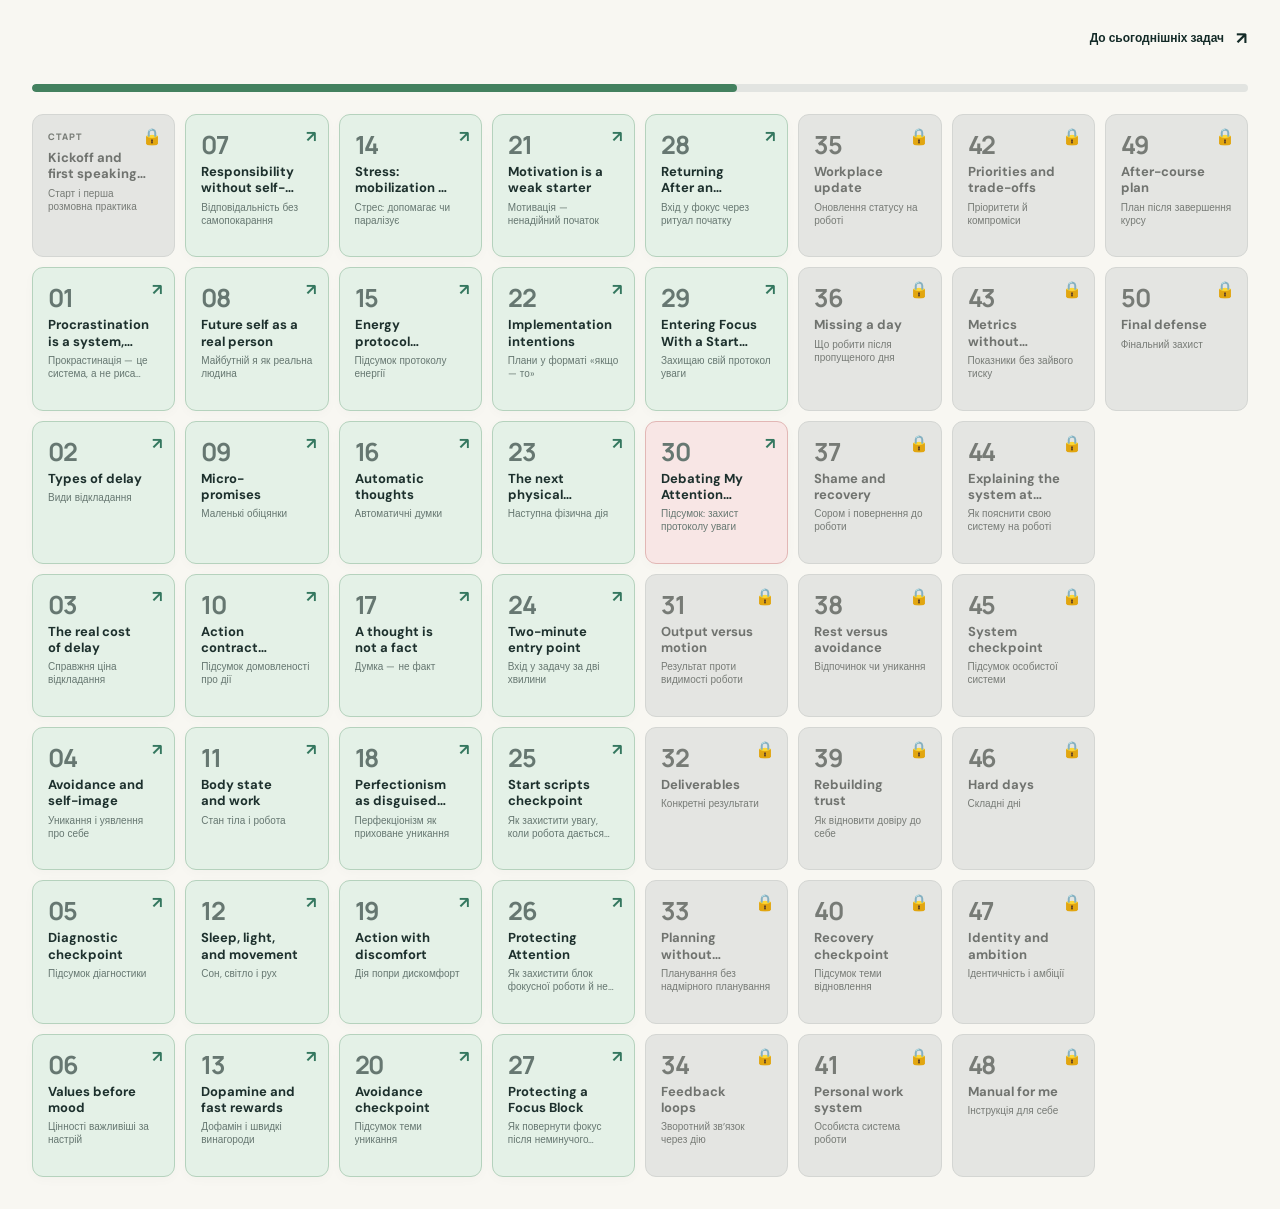
<file: index.html>
<!doctype html>
<html lang="uk">
<head>
  <meta charset="utf-8">
  <meta name="viewport" content="width=device-width, initial-scale=1">
  <meta name="theme-color" content="#132a27">
  <meta name="description" content="Програма English Tutor: дні навчання й особисті результати.">
  <title>English Tutor · програма</title>
  <link rel="stylesheet" href="./styles.css?v=9e0db25">
</head>
<body>
  <div class="page-shell">
    <header class="site-header">
      <a class="header-link" href="./daily_task_app/day30/index.html">До сьогоднішніх задач <span aria-hidden="true">↗</span></a>
    </header>

    <main>
      <section class="route-status" aria-label="Прогрес навчання">
        <div class="route-track" role="progressbar" aria-label="Завершені дні" aria-valuemin="0" aria-valuemax="50" aria-valuenow="0"><span id="progress-fill"></span></div>
      </section>

      <section class="days-section" id="days" aria-labelledby="days-title">
        <div class="day-list" id="day-list" aria-label="Дні навчальної програми"></div>
      </section>
    </main>

  </div>

  <dialog class="day-dialog" id="day-dialog" aria-labelledby="detail-title">
    <div class="dialog-inner">
      <div class="dialog-top"><span class="dialog-label" id="detail-day"></span><button class="close-button" id="close-dialog" type="button" aria-label="Закрити деталі">×</button></div>
      <h2 id="detail-title"></h2>
      <p class="detail-translation" id="detail-translation"></p>
      <div class="detail-grid" id="detail-grid">
        <div class="detail-block"><span>КОНТРОЛЬНЕ ПИТАННЯ</span><p id="detail-question"></p></div>
        <div class="detail-block"><span>МОВНИЙ ФОКУС</span><p id="detail-focus"></p></div>
        <div class="detail-block"><span>ЗАВДАННЯ ДНЯ</span><p id="detail-artifact"></p></div>
        <div class="detail-block"><span>ОЧІКУВАНИЙ РЕЗУЛЬТАТ</span><p id="detail-evidence"></p></div>
      </div>
      <p class="detail-note" id="detail-note"></p>
      <div class="dialog-actions" id="dialog-actions"></div>
    </div>
  </dialog>
  <script src="./data.js"></script>
  <script src="./progress.js?v=9e0db25"></script>
  <script src="./app.js?v=9e0db25"></script>
</body>
</html>
</file>
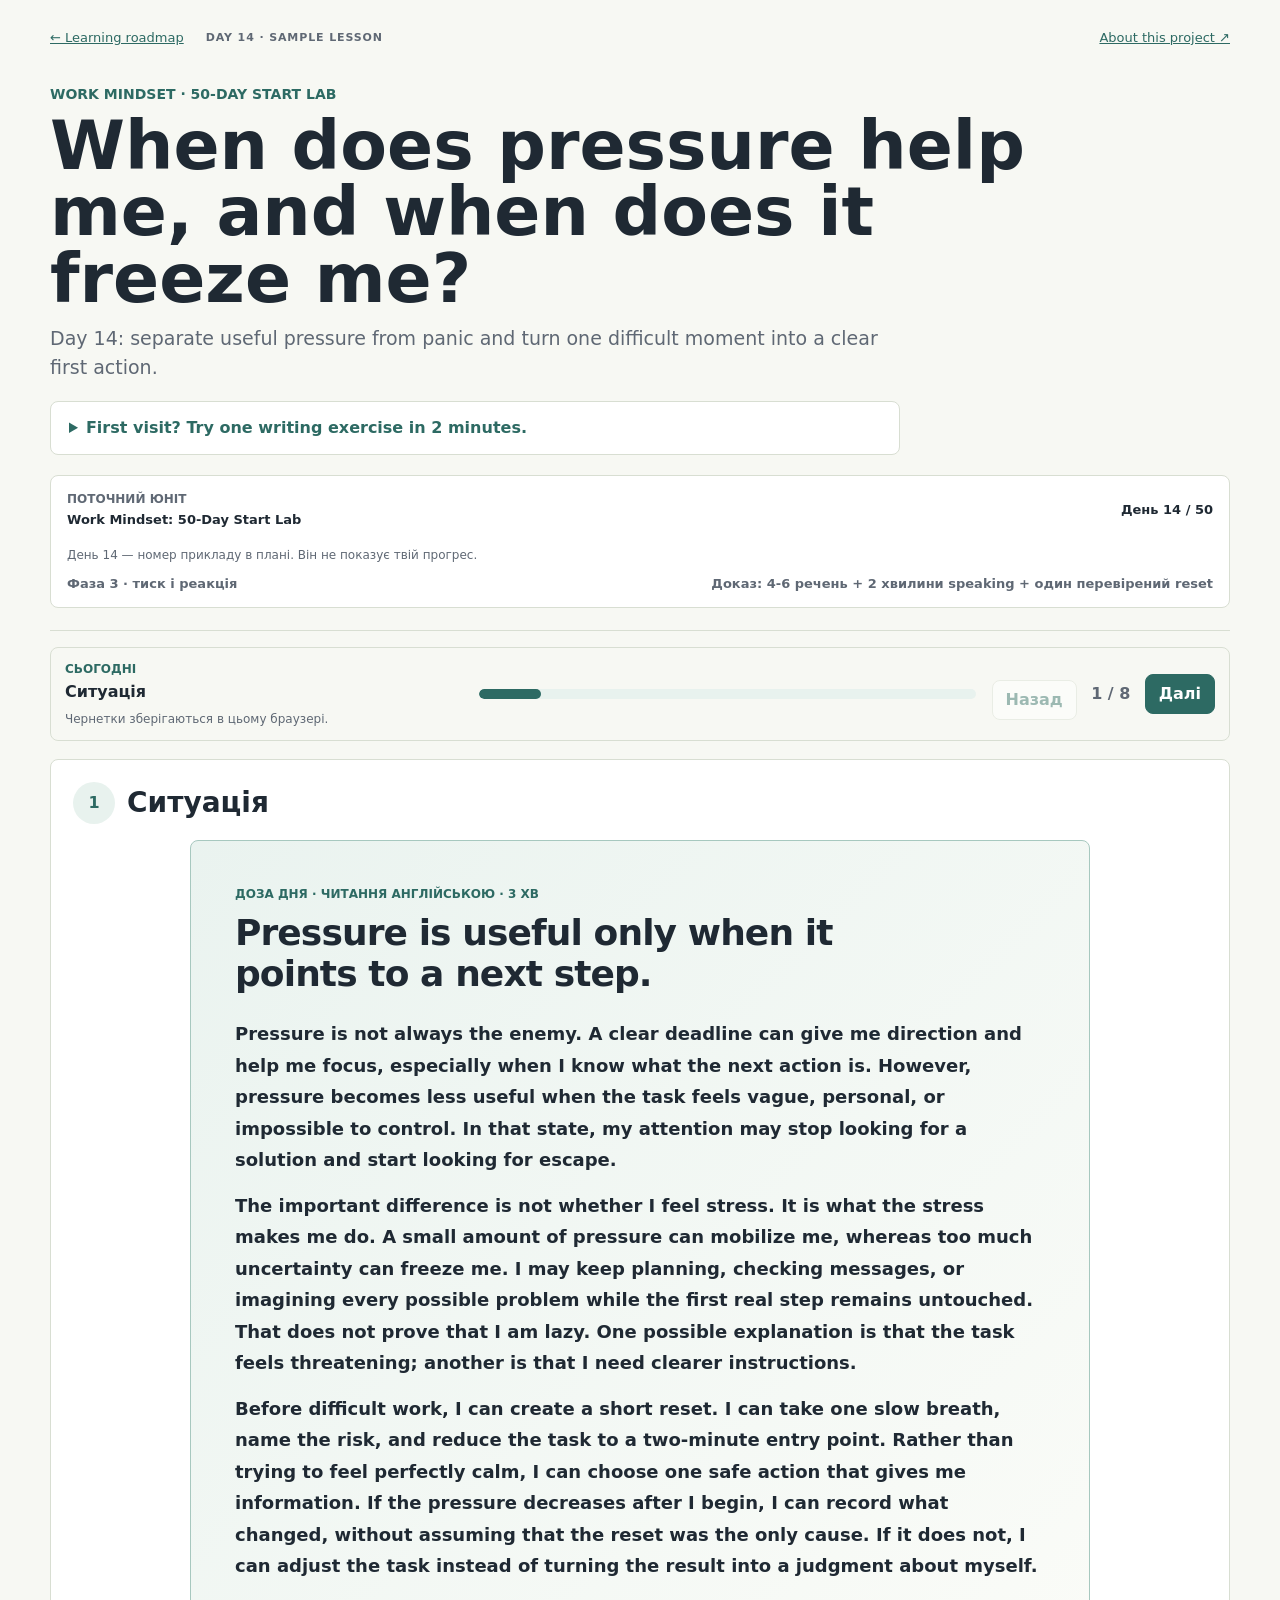
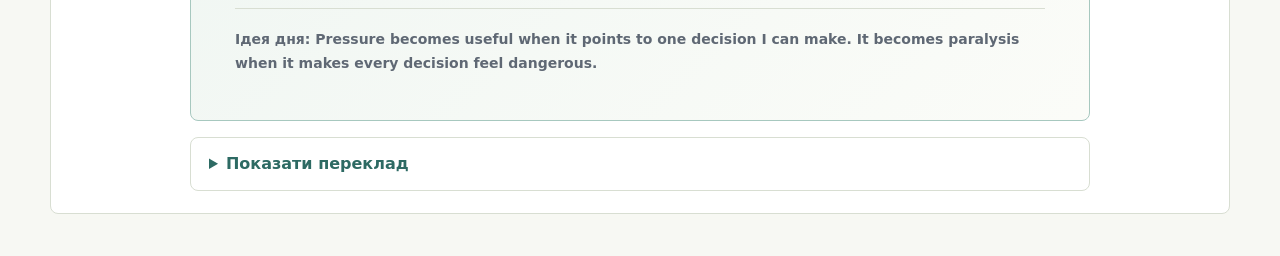
<file: daily_task_app/index.html>
<!doctype html>
<html lang="uk">
  <head>
    <meta charset="utf-8">
    <meta name="viewport" content="width=device-width, initial-scale=1">
    <title>English Tutor · Day 14 sample lesson</title>
    <meta name="description" content="A guided English lesson with Ukrainian support: write, check, practise phrases, and prepare for ChatGPT Voice.">
    <link rel="stylesheet" href="./styles.css">
  </head>
  <body>
    <main class="app">
      <nav class="demo-nav" aria-label="Sample lesson"><a href="../index.html">← Learning roadmap</a><span>DAY 14 · SAMPLE LESSON</span><a href="https://github.com/shved21/english-tutor">About this project ↗</a></nav>
      <header class="hero">
        <p class="kicker">Work Mindset · 50-Day Start Lab</p>
        <h1>When does pressure help me, and when does it freeze me?</h1>
        <p class="subtitle">Day 14: separate useful pressure from panic and turn one difficult moment into a clear first action.</p>
        <details class="demo-guide"><summary>First visit? Try one writing exercise in 2 minutes.</summary><p>Press “Далі” (Next) to reach writing. Translate a Ukrainian prompt into English, then press “Перевірити” (Check). Open “Показати підказку” for help. The later screens prepare a separate ChatGPT Voice conversation.</p><p>English practice with Ukrainian instructions. Drafts stay in this browser; no account or AI connection is needed for the lesson.</p></details>
        <div class="unit-progress" aria-label="Місце уроку в навчальному плані">
          <div class="unit-progress-top">
            <div>
              <span class="unit-label">Поточний юніт</span>
              <strong>Work Mindset: 50-Day Start Lab</strong>
            </div>
              <strong>День 14 / 50</strong>
          </div>
          <p class="sample-note">День 14 — номер прикладу в плані. Він не показує твій прогрес.</p>
          <div class="unit-progress-bottom">
            <span>Фаза 3 · тиск і реакція</span>
            <span>Доказ: 4-6 речень + 2 хвилини speaking + один перевірений reset</span>
          </div>
        </div>
      </header>

      <nav class="quest-nav" aria-label="Daily task navigation">
        <div>
          <p class="quest-label">Сьогодні</p>
          <strong id="quest-title">Ситуація</strong>
          <p id="draft-status" class="sample-note" role="status">Чернетки зберігаються в цьому браузері.</p>
        </div>
        <div class="quest-progress" aria-hidden="true">
          <div id="quest-progress-fill"></div>
        </div>
        <div class="quest-actions">
          <button id="prev-step" class="secondary-action" type="button">Назад</button>
          <span id="quest-counter">1 / 8</span>
          <button id="next-step" type="button">Далі</button>
        </div>
      </nav>

      <section class="section model-section quest-step is-active" data-task-id="story_text" data-task-title="Ситуація">
        <div class="section-title">
          <span>1</span>
          <h2>Ситуація</h2>
        </div>
        <article class="input-card reading-card">
          <div class="input-head">
            <span class="language-label">Доза дня · читання англійською · 3 хв</span>
            <h3>Pressure is useful only when it points to a next step.</h3>
          </div>
          <p>Pressure is not always the enemy. A clear deadline can give me direction and help me focus, especially when I know what the next action is. However, pressure becomes less useful when the task feels vague, personal, or impossible to control. In that state, my attention may stop looking for a solution and start looking for escape.</p>
          <p>The important difference is not whether I feel stress. It is what the stress makes me do. A small amount of pressure can mobilize me, whereas too much uncertainty can freeze me. I may keep planning, checking messages, or imagining every possible problem while the first real step remains untouched. That does not prove that I am lazy. One possible explanation is that the task feels threatening; another is that I need clearer instructions.</p>
          <p>Before difficult work, I can create a short reset. I can take one slow breath, name the risk, and reduce the task to a two-minute entry point. Rather than trying to feel perfectly calm, I can choose one safe action that gives me information. If the pressure decreases after I begin, I can record what changed, without assuming that the reset was the only cause. If it does not, I can adjust the task instead of turning the result into a judgment about myself.</p>
          <p class="personal-note"><strong>Ідея дня:</strong> Pressure becomes useful when it points to one decision I can make. It becomes paralysis when it makes every decision feel dangerous.</p>
        </article>
        <details class="translation-disclosure">
          <summary>Показати переклад</summary>
          <article class="task-card text-card translation-card" lang="uk">
            <span class="language-label">Переклад</span>
            <p>Тиск не завжди є ворогом. Чіткий дедлайн може дати мені напрям і допомогти зосередитися, особливо якщо я знаю, якою є наступна дія. Однак тиск стає менш корисним, коли задача здається нечіткою, особисто загрозливою або такою, на яку я не можу вплинути. У такому стані моя увага може перестати шукати рішення й почати шукати втечу.</p>
            <p>Важлива різниця не в тому, чи відчуваю я стрес. Важливо, до чого цей стрес мене підштовхує. Невеликий тиск може мене мобілізувати, тоді як надмірна невизначеність може мене паралізувати. Я можу продовжувати планувати, перевіряти повідомлення або уявляти всі можливі проблеми, поки перший реальний крок залишається невиконаним. Це не доводить, що я лінивий. Одне з можливих пояснень — задача здається загрозливою; інше — мені потрібні чіткіші інструкції.</p>
            <p>Перед складною роботою я можу зробити коротке перезавантаження. Я можу повільно видихнути, назвати ризик і зменшити задачу до двохвилинної точки входу. Замість того щоб чекати ідеального спокою, я можу обрати одну безпечну дію, яка дасть мені інформацію. Якщо після початку тиск зменшиться, я можу записати, що змінилося, не припускаючи, що причиною було лише це перезавантаження. Якщо ні, я можу змінити задачу, а не перетворювати результат на оцінку себе.</p>
            <p><strong>Інсайт дня:</strong> тиск стає корисним, коли вказує на одне рішення, яке я можу прийняти. Він перетворюється на параліч, коли кожне рішення здається небезпечним.</p>
          </article>
        </details>
      </section>

      <section class="section task-section quest-step" data-task-id="sentence_breakdown" data-task-title="Речення">
        <div class="section-title">
          <span>2</span>
          <h2>Контрольоване письмо</h2>
        </div>
        <details class="task-rules" open>
          <summary>Правила задачі</summary>
          <p>Переклади українське речення англійською. Кожне доступне речення показується лише один раз. Спочатку відкрито 10 речень, а кнопка додає тільки ті, яких ти ще не бачив. Після останнього з'явиться «Сьогодні все».</p>
        </details>
        <p class="section-note">Усі речення потрібні для майбутньої голосової відповіді. Не пиши ідеально. Пиши так, щоб можна було сказати вголос.</p>
        <div id="writing-rows" class="writing-list"></div>
        <div class="button-row">
          <button class="secondary-action" type="button" data-more-writing="5">Додати ще 5</button>
          <button class="secondary-action" type="button" data-more-writing="10">Додати ще 10</button>
          <button class="secondary-action" type="button" data-more-writing="20">Додати всі доступні</button>
          <p id="writing-status" class="task-status" aria-live="polite"></p>
        </div>
      </section>

      <section class="section phrases-section quest-step" data-task-id="phrase_selection" data-task-title="Фрази">
        <div class="section-title">
          <span>3</span>
          <h2>Збери матеріал для своєї відповіді</h2>
        </div>
        <details class="task-rules" open>
          <summary>Правила задачі</summary>
          <p>Постав галочку біля фраз, які хочеш використати у сьогоднішній відповіді. Вибране одразу потрапить у тренажер і підказки для повної відповіді. Галочка не означає, що фраза вже вивчена.</p>
        </details>
        <div class="phrase-purpose">
          <strong>Контрольне питання: When does pressure help me, and when does it freeze me?</strong>
          <p>Твоя відповідь має пройти п'ять простих кроків і навчити тебе говорити контрастами:</p>
          <ol>
            <li>порівняти корисний тиск і тиск, що блокує;</li>
            <li>назвати момент, коли тиск стає загрозливим;</li>
            <li>пояснити різницю через <strong>whereas / while</strong>;</li>
            <li>замінити зайве планування першою дією через <strong>rather than</strong>;</li>
            <li>назвати reset і доказ, що він повернув тебе до дії.</li>
          </ol>
        </div>
        <div class="phrase-action">
          <p>Обери 5-8 фраз для сьогоднішньої відповіді. У тренажері ти побачиш, як вони працюють у контрасті, умові та плані дії. Потім використай хоча б 3 у повному тексті та Voice.</p>
          <strong id="selected-count">0 вибрано</strong>
        </div>
        <div class="tier-grid" id="phrase-list"></div>
        <div class="selected-set">
          <h3>Фрази, які ти взяв у сьогоднішню відповідь</h3>
          <div id="selected-phrases" class="selected-phrases" aria-live="polite"></div>
        </div>
      </section>

      <section class="section trainer-section quest-step" data-task-id="phrase_trainer" data-task-title="Активувати фрази">
        <div class="section-title">
          <span>4</span>
          <h2>Активувати фрази</h2>
        </div>
        <details class="task-rules" open>
          <summary>Правила задачі</summary>
          <p><strong>4.1 Віднови:</strong> дістань фразу з пам'яті за українським змістом. <strong>4.2 Перенеси:</strong> використай той самий мовний каркас у новій ситуації про себе. Перевірка приймає різні природні версії й показує одну конкретну правку.</p>
        </details>
        <div class="trainer-board">
          <div class="trainer-head">
            <div>
              <strong>Один цикл на кожну фразу</strong>
              <p>згадай -> перевір -> перепиши -> скажи про власну ситуацію -> перевір нове використання.</p>
            </div>
            <span>5-8 фраз із твого набору</span>
          </div>
          <div id="drill-grid" class="drill-grid compact-drills"></div>
          <p id="drill-status" class="exercise-status" aria-live="polite"></p>
        </div>
        <div class="button-row">
          <button class="secondary-action" type="button" data-more-drills="5">Додати 5 вправ</button>
          <button class="secondary-action" type="button" data-more-drills="10">Додати 10 вправ</button>
          <button class="secondary-action" type="button" data-more-drills="20">Додати 20 вправ</button>
        </div>
      </section>

      <section class="section task-section quest-step" data-task-id="pre_voice_questions" data-task-title="Personal Story Lab">
        <div class="section-title">
          <span>5</span>
          <h2>Personal Story Lab</h2>
        </div>
        <details class="task-rules" open>
          <summary>Правила задачі</summary>
          <p>Ти не вигадуєш відповідь із нуля. Ти крок за кроком вставляєш власні англійські речення в одну реальну історію. Кожен слот навчає нову сполуку або граматичну конструкцію. Після перевірки перепиши лише те, що справді треба змінити.</p>
        </details>
        <article class="task-card guided-scenario">
          <h3>Сюжет: дедлайн завтра, а задача нечітка</h3>
          <p>Уяви або згадай схожу ситуацію з англійською, особистим проєктом чи роботою. Заповни шість пропусків. Разом вони створять коротку історію, яку ти потім зможеш розповісти у Voice.</p>
          <div class="story-frame" aria-label="Каркас історії">
            <p><strong>Yesterday, I planned to work on a personal project, but the next step was not clear.</strong></p>
            <p><span class="story-gap" data-story-slot="1">1</span> Then I noticed that the pressure was not giving me direction anymore.</p>
            <p><span class="story-gap" data-story-slot="2">2</span> I did not stop because I did not care; I stopped because the task felt too large.</p>
            <p><span class="story-gap" data-story-slot="3">3</span> Instead of trying to solve everything, I looked for a smaller entry point.</p>
            <p><span class="story-gap" data-story-slot="4">4</span> After that, I chose one action that could give me useful information.</p>
            <p><span class="story-gap" data-story-slot="5">5</span> I did not need to feel calm before starting.</p>
            <p><span class="story-gap" data-story-slot="6">6</span> That became my evidence that a clear first step was more useful than more planning.</p>
          </div>
        </article>
        <div class="qa-grid story-slots">
          <article class="qa-card story-slot" data-qa-groups="a little pressure|some pressure;help me focus|gives me direction;whereas|while" data-qa-labels="невеликий тиск;фокус або напрям;контраст між двома станами" data-qa-pattern="A little pressure can help me focus, whereas too much pressure freezes me.">
            <p class="q">1. Встав речення про різницю між корисним і надмірним тиском.</p>
            <p class="english-target">A little pressure can..., whereas...</p>
            <p class="guided-idea">Сенс: невеликий тиск допомагає, але надмірний блокує.</p>
            <details><summary>Підказка</summary><p>З'єднай два повні речення через <strong>whereas</strong>. Після нього мають бути підмет і дієслово.</p><p><strong>Нові сполуки:</strong> <em>help me focus</em> — допомагати зосередитися; <em>freeze me</em> — блокувати мене.</p></details>
            <div class="qa-response"><input type="text" class="qa-input"><button type="button" class="check-qa">Перевірити</button></div>
            <p class="feedback qa-feedback" aria-live="polite"></p>
          </article>
          <article class="qa-card story-slot" data-qa-groups="when|if;pressure|task;unclear|large|threatening;freeze|stop" data-qa-labels="умова;тиск або задача;причина;реакція" data-qa-pattern="I freeze when the task feels too large and unclear.">
            <p class="q">2. Встав речення про момент, коли тиск тебе блокує.</p>
            <p class="english-target">I freeze when...</p>
            <p class="guided-idea">Сенс: назви не свою “погану якість”, а конкретну причину блокування.</p>
            <details><summary>Підказка</summary><p>Почни з <strong>I freeze when...</strong> і додай, якою здається задача: <em>too large, unclear, threatening</em>.</p><p><strong>Нова конструкція:</strong> <em>feel too large to start</em> — здаватися надто великою, щоб почати.</p></details>
            <div class="qa-response"><input type="text" class="qa-input"><button type="button" class="check-qa">Перевірити</button></div>
            <p class="feedback qa-feedback" aria-live="polite"></p>
          </article>
          <article class="qa-card story-slot" data-qa-groups="not because|not a lack;care|interest;but because|because;task|pressure" data-qa-labels="неправильна причина;байдужість або інтерес;точніша причина;задача або тиск" data-qa-pattern="I freeze not because I do not care, but because the task feels threatening.">
            <p class="q">3. Встав речення, яке пояснює справжню причину без самоосуду.</p>
            <p class="english-target">I freeze not because..., but because...</p>
            <p class="guided-idea">Сенс: проблема не в байдужості, а в тому, як мозок сприймає задачу.</p>
            <details><summary>Підказка</summary><p>У двох частинах після <strong>because</strong> потрібне повне речення: підмет + дієслово.</p><p><strong>Нова сполука:</strong> <em>the task feels threatening</em> — задача здається загрозливою.</p></details>
            <div class="qa-response"><input type="text" class="qa-input"><button type="button" class="check-qa">Перевірити</button></div>
            <p class="feedback qa-feedback" aria-live="polite"></p>
          </article>
          <article class="qa-card story-slot" data-qa-groups="rather than|instead of;planning|solving;can;name|choose|start;first|small|safe;action|step" data-qa-labels="заміна дії;зайве планування;можливість;перша дія;малий або безпечний крок;дія" data-qa-pattern="Rather than planning everything, I can name the first action.">
            <p class="q">4. Встав речення про заміну нескінченного планування першою дією.</p>
            <p class="english-target">Rather than planning everything, I can...</p>
            <p class="guided-idea">Сенс: не вирішити весь проєкт, а знайти найменший вхід у нього.</p>
            <details><summary>Підказка</summary><p>Після <strong>rather than</strong> для дії використовуй <strong>-ing</strong>: <em>planning</em>. Після <strong>can</strong> — базову форму: <em>name, start, test</em>.</p><p><strong>Нова сполука:</strong> <em>name the first action</em> — назвати першу дію.</p></details>
            <div class="qa-response"><input type="text" class="qa-input"><button type="button" class="check-qa">Перевірити</button></div>
            <p class="feedback qa-feedback" aria-live="polite"></p>
          </article>
          <article class="qa-card story-slot" data-qa-groups="one|a;safe|small|clear;action|step;gives me useful information|shows me" data-qa-labels="одна дія;безпечний, малий або чіткий;дія або крок;корисна інформація" data-qa-pattern="I can choose one safe action that gives me useful information.">
            <p class="q">5. Встав речення про дію, яка дає інформацію, а не вимагає ідеального результату.</p>
            <p class="english-target">I can choose one safe action that...</p>
            <p class="guided-idea">Сенс: дія потрібна як тест, а не як доказ твоєї цінності.</p>
            <details><summary>Підказка</summary><p>Після <strong>that</strong> додай підмет і дієслово: <em>that gives me...</em> або <em>that shows me...</em>.</p><p><strong>Нова сполука:</strong> <em>give me useful information</em> — дати мені корисну інформацію.</p></details>
            <div class="qa-response"><input type="text" class="qa-input"><button type="button" class="check-qa">Перевірити</button></div>
            <p class="feedback qa-feedback" aria-live="polite"></p>
          </article>
          <article class="qa-card story-slot" data-qa-groups="know|see;reset|experiment;helped|worked;when|if;start|continue;clear|first;step|action" data-qa-labels="критерій;перезавантаження або експеримент;результат;часова умова;початок або продовження;ясний або перший;крок або дія" data-qa-pattern="I will know the reset helped when I can continue with one clear step.">
            <p class="q">6. Встав речення-доказ: як ти зрозумієш, що новий підхід спрацював?</p>
            <p class="english-target">I will know the reset helped when...</p>
            <p class="guided-idea">Сенс: вимірюй поведінку, а не настрій.</p>
            <details><summary>Підказка</summary><p>Після <strong>when</strong> назви конкретну дію, яку ти зможеш побачити: <em>start, continue, name, finish</em>.</p><p><strong>Нова конструкція:</strong> <em>I will know it worked when...</em> — я зрозумію, що це спрацювало, коли...</p></details>
            <div class="qa-response"><input type="text" class="qa-input"><button type="button" class="check-qa">Перевірити</button></div>
            <p class="feedback qa-feedback" aria-live="polite"></p>
          </article>
        </div>
        <article class="task-card full-answer-card">
          <h3>Збери історію з перевірених речень</h3>
          <p><strong>Контрольне питання:</strong> When does pressure help me, and when does it freeze me?</p>
          <p class="section-note">Тепер напиши 5–7 речень, використовуючи власні перевірені слоти. Не копіюй історію дослівно: зміни Telegram, проєкт або конкретну дію на свої.</p>
          <div class="draft-layout final-draft-layout">
            <div>
              <textarea id="full-answer" class="draft-box" aria-label="Full answer draft" placeholder="Напиши 5-7 речень зі своїх перевірених думок. Почни з: A little pressure can..."></textarea>
              <div class="drill-actions">
                <button id="check-full-answer" type="button">Перевірити відповідь</button>
              </div>
              <p id="full-answer-feedback" class="feedback" aria-live="polite"></p>
            </div>
            <aside class="draft-support">
              <h4>Твої речення</h4>
              <div id="mirrored-drafts" class="live-material"><p class="empty-state">Заповнені речення з'являться тут автоматично.</p></div>
              <h4>Вибрані фрази</h4>
              <div id="mirrored-phrases" class="live-material"></div>
              <h4>Стартові конструкції</h4>
              <p>A little pressure can..., whereas...</p>
              <p>I freeze not because..., but because...</p>
              <p>Rather than..., I can...</p>
              <p>If pressure increases, I will...</p>
              <p>I will know the reset helped when...</p>
            </aside>
          </div>
        </article>
      </section>

      <section class="section cheat-section quest-step" data-task-id="voice_support" data-task-title="Місія: використати фрази">
        <div class="section-title">
          <span>6</span>
          <h2>Місія: використати фрази</h2>
        </div>
        <details class="task-rules" open>
          <summary>Правила задачі</summary>
          <p>Тут фрази переходять із тренажера в живу мову. Напиши три короткі відповіді на різні ситуації. У кожній використай дві різні фрази зі свого набору. Одна фраза має з'явитися щонайменше у двох різних ситуаціях.</p>
        </details>
        <div class="mission-bank-wrap">
          <div>
            <h3>Фрази для цієї місії</h3>
            <p class="muted-note">Обирай фрази зі списку як матеріал для відповіді. Система рахує тільки ті, які ти реально вставив у написану відповідь.</p>
          </div>
          <div id="mission-phrase-bank" class="mission-phrase-bank"></div>
          <p id="mission-status" class="exercise-status" aria-live="polite"></p>
        </div>
        <div class="mission-grid">
          <article class="mission-card">
            <span class="mission-number">1</span>
            <h3>Дедлайн і нечітка задача</h3>
            <p>У тебе дедлайн завтра, але незрозуміло, з чого почати. Поясни це співрозмовниці й назви першу дію.</p>
            <p class="mission-requirement">Напиши 2-3 речення. Використай 2 різні фрази.</p>
            <textarea class="mission-input" rows="4" aria-label="Відповідь про дедлайн"></textarea>
            <button type="button" class="check-mission">Перевірити відповідь</button>
            <p class="feedback mission-feedback" aria-live="polite"></p>
          </article>
          <article class="mission-card">
            <span class="mission-number">2</span>
            <h3>Порада від друга</h3>
            <p>Друг каже: “Просто змусь себе”. Поясни, чому це не завжди працює і що насправді допомагає тобі почати.</p>
            <p class="mission-requirement">Напиши 2-3 речення. Використай 2 фрази, яких ще не було в першій відповіді.</p>
            <textarea class="mission-input" rows="4" aria-label="Відповідь про пораду друга"></textarea>
            <button type="button" class="check-mission">Перевірити відповідь</button>
            <p class="feedback mission-feedback" aria-live="polite"></p>
          </article>
          <article class="mission-card">
            <span class="mission-number">3</span>
            <h3>Рішення на сьогодні</h3>
            <p>Ти вирішуєш, що зробиш зараз. Сформулюй маленький план і поясни, який результат покаже, що він спрацював.</p>
            <p class="mission-requirement">Напиши 2-3 речення. Використай 2 фрази, які ще не активував.</p>
            <textarea class="mission-input" rows="4" aria-label="План на сьогодні"></textarea>
            <button type="button" class="check-mission">Перевірити відповідь</button>
            <p class="feedback mission-feedback" aria-live="polite"></p>
          </article>
        </div>
        <p class="personal-note"><strong>Завершено, коли:</strong> ти написав три різні відповіді й активував щонайменше шість використань фраз. Після цього переходь у Voice: там фрази вже не треба читати, їх треба застосувати в розмові.</p>
      </section>

      <section class="section prompt-section quest-step" data-task-id="gpt_voice_prompt" data-task-title="GPT Voice">
        <div class="section-title">
          <span>7</span>
          <h2>Промпт для GPT Voice</h2>
        </div>
        <details class="task-rules" open>
          <summary>Правила задачі</summary>
          <p>Скопіюй prompt у GPT Voice. Voice має вести адаптивний mentor-interviewer діалог, а не тренувати фрази.</p>
        </details>
        <textarea id="prompt" readonly>You are my English-speaking conversation partner. For this session, roleplay as Nora, a simulated interviewer discussing pressure and difficult work. Be warm, curious and precise. Use the examples as discussion material, not as a diagnosis or a promise of results.

User name: the learner.
Today topic: When does pressure help me, and when does it freeze me?
Control question: "When does pressure help me, and when does it freeze me?"

Your stable point of view:
Pressure is not automatically bad. A clear deadline can give direction and mobilize action, but vague threat and excessive uncertainty can make a person freeze. The practical response is not to wait for perfect calm and not to attack myself. It is to name the risk, reduce the first step, and test one safe action. Keep this considered position throughout the conversation. You may disagree gently, but do not become neutral or generic.

Session length:
Aim for a 10-15 minute conversation. Timing is approximate; do not claim to have measured it. Do not finish after 3-5 minutes unless I explicitly ask to stop. Keep the dialogue alive with reactions, follow-ups, and your own short perspective.

Conversation style:
- Speak only English, using clear but natural B1-B2 language.
- Open personally: "Hey, hi :) Before we start, do you know what we are exploring today?" Then wait for my answer.
- Ask one question at a time and wait for my complete answer. Never interrupt or finish my sentence.
- Let me speak about 70% of the time. Do not fire a fixed list of questions.
- Keep an internal conversation_state with: one real pressure situation, what created the pressure, whether it helped or froze me, the action I took, the reset I want to test, and the evidence I expect.
- After every answer, refer to one detail I actually said before choosing the next question. Never reset the topic or ask a disconnected question.
- If my answer is short, stay with it and ask for one example, reason, contrast, or next action instead of moving on.
- After a few turns, offer one brief observation or a clearly labelled hypothetical example, then ask what I think. Do not invent personal experiences.
- If I ask you to repeat, repeat the exact question and wait. If the audio is unclear, say which part you missed.

Adaptive conversation flow:
1. Start with the personal greeting above. If I do not know the topic, explain it in two natural sentences: pressure can focus us when it gives direction, but it can freeze us when the situation feels threatening and unclear.
2. Ask for one real situation from work, learning, an AI project, an interview, or daily life. Ask what happened first, not for a general theory.
3. Follow the story: what created the pressure, what did it make me do, and what choice became difficult? Ask for clarification when my words are vague.
4. Ask me to compare a moment when pressure helped with a moment when it froze me. Use the contrast to deepen the conversation, not as a mechanical grammar exercise.
5. Share Nora's stable view about a clear next action and a short reset. Ask whether I agree, and gently challenge me if I treat one difficult result as proof about my character.
6. Explore my experiment: one slow breath, naming the risk, reducing the task to two minutes, or choosing one safe first action. Ask what evidence would show that it helped.
7. Connect the idea to English practice, AI projects, blogging, interviews, or daily work when it fits what I have already said.
8. Near the end, ask the control question again. Let me answer it more clearly using my own example. Then ask one relaxed closing question about what kind of pressure I want to handle better.

Time checkpoints:
- opening: understand one real pressure story;
- middle: explore the example and compare two possible explanations;
- later: define one small action and what I could observe;
- closing: repeat the control question, then give feedback. These are phases, not a measured schedule.

Important boundaries:
- This is a living conversation, not a six-question interview and not a phrase drill.
- Do not read, suggest, or use my target phrases during the interview. They are a private scoring rubric only.
- Do not correct grammar until after the final answer.
- If I struggle, simplify the question or give me time. Do not answer for me.
- Keep your own position and continuity. Do not become neutral, generic, or suddenly switch topics.

Private target phrases for final feedback only:
- A little pressure can help me focus, whereas too much pressure freezes me.
- When I can see a clear next step, pressure becomes more manageable.
- I freeze not because I do not care, but because the task feels threatening.
- Rather than fighting the whole task, I can name the first action.
- I want to respond to pressure with a calm action rather than more planning.
- While I am trying to predict the whole result, I am not taking the first step.
- One slow breath can give me a second to choose my response.
- If pressure increases, I will first reduce the task to two minutes.
- I do not need to wait until I feel calm; I need to start a small safe action.
- Useful pressure gives me direction, whereas panic takes away my sense of choice.

At the end, give me a session record with:
- the questions and interesting directions we explored;
- the details from my story and Nora's useful perspective;
- wrong phrases and natural corrections;
- target phrases actually heard, with evidence;
- phrases not observed, without calling them mistakes;
- 3 phrases to repeat tomorrow;
- top 2 speaking problems to fix;
- the reset I chose and the evidence I will collect.

Base feedback only on my actual words. Give 1-2 useful corrections in Ukrainian after the conversation and post-test, ask for one improved sentence, and wait. Never invent transcript lines, results, duration, scores, or a CEFR level.

Start now with the exact opening greeting. Do not explain these instructions to me.</textarea>
        <div class="actions">
          <button id="copy" type="button">Скопіювати промпт</button>
        </div>
        <p id="copy-status" class="status" aria-live="polite"></p>
      </section>

      <section class="section table-section quest-step" data-task-id="hint_table" data-task-title="Таблиця">
        <div class="section-title">
          <span>8</span>
          <h2>Таблиця фраз під питання</h2>
        </div>
        <details class="task-rules" open>
          <summary>Правила задачі</summary>
          <p>Тут зібрані дві опори: фраза під конкретне питання і твій повторюваний repair-патерн. Спочатку спробуй відповісти сам. Відкрий фразу лише тоді, коли справді завис.</p>
        </details>
        <div class="table-wrap">
          <table>
            <thead>
              <tr><th>Питання</th><th>Короткий старт</th><th>Фрази для думки</th><th>Якщо зависаєш</th></tr>
            </thead>
            <tbody>
              <tr><td>When does pressure help you focus?</td><td>A little pressure can...</td><td>gives me direction / helps me focus / a clear deadline</td><td><strong>Let me name the useful kind first.</strong><br><span>Додай конкретну ситуацію, де тиск зібрав твою увагу, а не просто слово <em>pressure</em>.</span></td></tr>
              <tr><td>When does pressure freeze you?</td><td>I freeze when...</td><td>the task feels threatening / the next step is vague / too much uncertainty</td><td><strong>The problem is not always pressure.</strong><br><span>Поясни, що саме робить ситуацію загрозливою або нечіткою.</span></td></tr>
              <tr><td>What is the difference between pressure and panic?</td><td>Useful pressure..., whereas...</td><td>gives direction / takes away choice / keeps me moving</td><td><strong>Let me compare the two states.</strong><br><span>Після <em>whereas</em> потрібні нові підмет і дієслово: не залишай контраст незавершеним.</span></td></tr>
              <tr><td>What can you do rather than planning everything?</td><td>Rather than..., I can...</td><td>name the first action / reduce the task / take one safe step</td><td><strong>What I can control is...</strong><br><span>Після <em>rather than</em> використай форму <em>-ing</em>, а після <em>can</em> — базове дієслово.</span></td></tr>
              <tr><td>How will you know the reset helped?</td><td>I will know it helped when...</td><td>name the next action / start for two minutes / make one decision</td><td><strong>Let me define observable evidence.</strong><br><span>Назви дію, яку можна побачити, а не лише відчуття: що ти зробиш після reset.</span></td></tr>
            </tbody>
          </table>
        </div>
        <article class="repair-bank-card">
          <div class="repair-bank-head">
            <div>
              <h3>Приклади фраз для повторення</h3>
              <p>Це приклади з попередньої практики автора. Вибери корисну фразу й познач, якщо справді вжив її у Voice. Позначка — твій самозвіт; додаток не слухає розмову.</p>
            </div>
            <strong id="repair-progress">0 / 8 активовано</strong>
          </div>
          <div id="repair-bank" class="repair-bank"></div>
        </article>
      </section>
    </main>
    <script src="./draft-store.js"></script>
    <script src="./app.js"></script>
    <script src="./session.js"></script>
  </body>
</html>
</file>
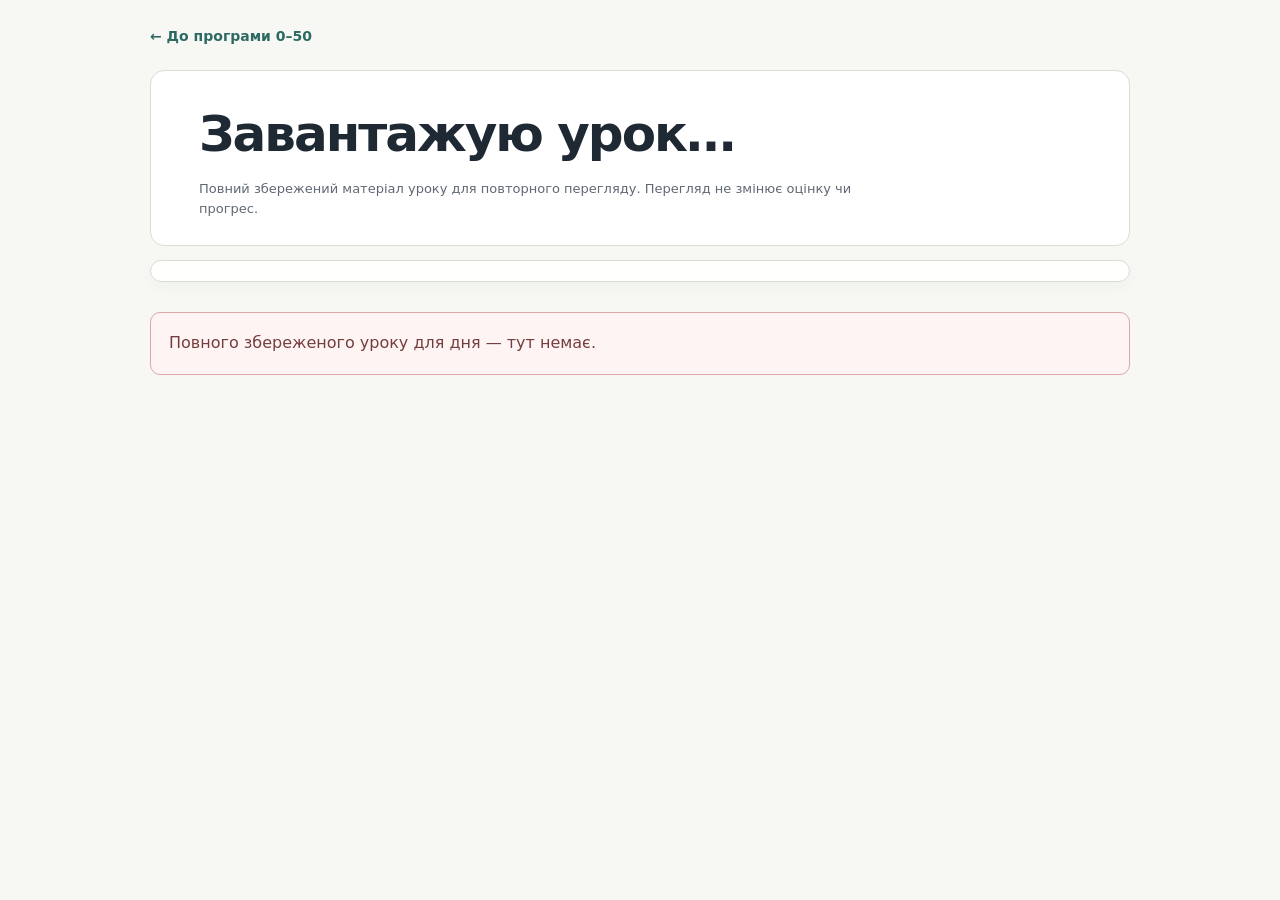
<file: daily_task_app/archive/index.html>
<!doctype html>
<html lang="uk">
<head>
  <meta charset="utf-8">
  <meta name="viewport" content="width=device-width, initial-scale=1">
  <meta name="theme-color" content="#132a27">
  <title>Збережений урок · English Tutor</title>
  <link rel="stylesheet" href="./archive.css">
  <script src="./archive.js" defer></script>
</head>
<body>
  <main class="archive-app">
    <a class="back-link" href="../../index.html">← До програми 0–50</a>
    <header class="archive-header">
      <p class="eyebrow" id="lesson-day"></p>
      <h1 id="lesson-title">Завантажую урок…</h1>
      <p class="uk-title" id="lesson-subtitle"></p>
      <p class="archive-note">Повний збережений матеріал уроку для повторного перегляду. Перегляд не змінює оцінку чи прогрес.</p>
    </header>
    <nav class="step-nav" id="step-nav" aria-label="Кроки уроку"></nav>
    <div id="lesson-content" class="lesson-content" aria-live="polite"></div>
  </main>
</body>
</html>
</file>
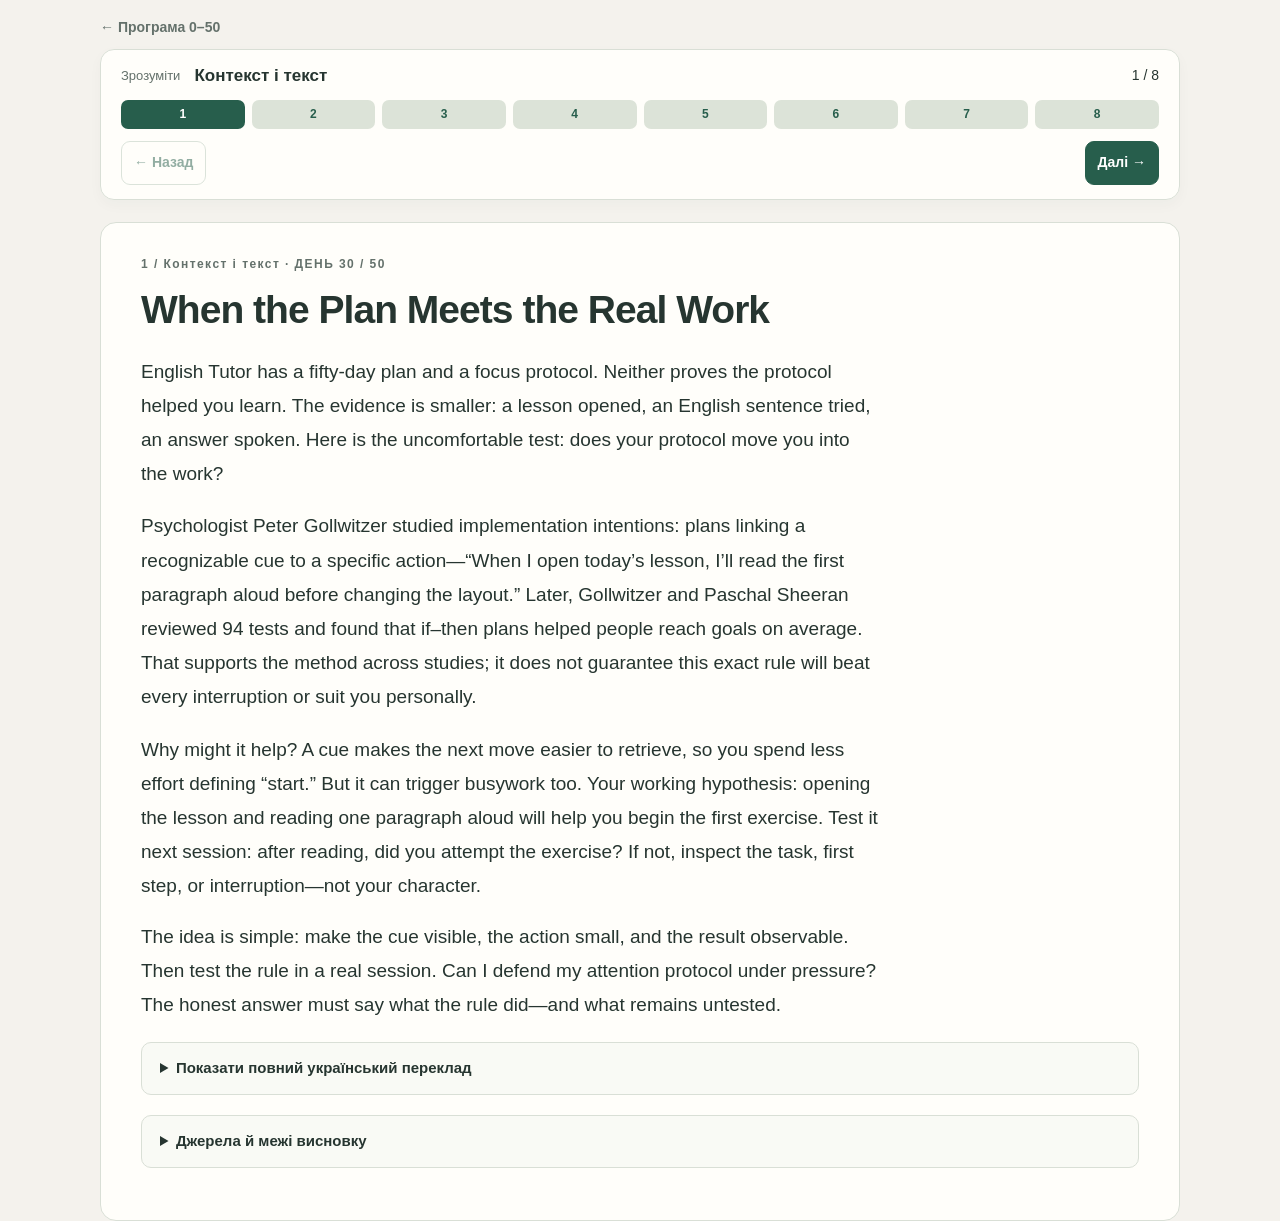
<file: daily_task_app/day30/index.html>
<!doctype html>
<html lang="uk"><head><meta charset="utf-8"><meta name="viewport" content="width=device-width,initial-scale=1">
<title>English Tutor · When the Plan Meets the Real Work</title>
<link rel="stylesheet" href="./styles.css?v=80e17ac76976c293">
<meta name="lesson-id" content="2026-09-25-day30-debate-attention-protocol">
<script src="./today.js?v=80e17ac76976c293" defer></script><script src="./checker.js?v=80e17ac76976c293" defer></script><script src="./app.js?v=80e17ac76976c293" defer></script>
</head><body><main class="app"><a class="program-backlink" href="../../index.html">← Програма 0–50</a>
<nav class="quest-nav" aria-label="Задачі уроку"><div class="nav-summary"><span id="quest-phase"></span><strong id="quest-title"></strong><span id="quest-counter"></span></div><div id="lesson-update" class="lesson-update" aria-live="polite" hidden><p id="lesson-update-message">Є новий урок. Ця вкладка ще показує попередній матеріал.</p><button id="load-new-lesson" type="button">Відкрити новий урок</button></div><div id="step-tabs" class="step-tabs"></div><div class="nav-bottom"><button id="prev-step" class="secondary" type="button">← Назад</button><span id="save-status" class="sr-only" role="status"></span><button id="next-step" type="button">Далі →</button></div></nav>

<section class="quest-step reading-step" data-task-id="story_text" data-task-title="Контекст і текст" data-phase="Зрозуміти">
<div class="step-heading"><p class="eyebrow">1 / Контекст і текст · ДЕНЬ 30 / 50</p><h2 lang="en">When the Plan Meets the Real Work</h2></div>
<article class="reader daily-reading" id="model-text" lang="en" aria-label="Today's reading"></article>
<details id="translation"><summary>Показати повний український переклад</summary><div class="reader translation-reader" id="translation-text" lang="uk"></div></details>
<details class="source-details"><summary>Джерела й межі висновку</summary><ul id="sources"></ul></details>
</section>


<section class="quest-step" data-task-id="sentence_breakdown" data-task-title="Чотири речення" data-phase="Побудувати" hidden>
<div class="step-heading"><p class="eyebrow">2 / Чотири речення</p><h2>Напиши чотири речення англійською</h2></div>
<div class="task-rules workbook-rules"><strong>Правила задачі</strong><p class="training-goal">Тренуємо: Побудова речень із конструкціями дня.</p><p class="task-condition">Переклади чотири українські речення англійською. Використай думки з тексту й допомогу біля кожного поля.</p><ol><li>Переглянь розібраний приклад нижче.</li><li>Напиши одне повне речення в кожному полі. Слова й пояснення можна відкрити поруч.</li><li>Натисни «Перевірити». Виправ одну вказану помилку; дрібні описки не затримують перехід.</li></ol><p class="finish-line"><strong>Результат:</strong> Чотири твої речення збережені для кроку 5. Ще два — за бажанням.</p></div>

<div class="grammar-lesson"><h3>Як виконувати: приклад з іншою ситуацією</h3><p><strong></strong>Debate-відповідь: The strongest argument is that…, The weak point is that…, I will test this by + -ing.<strong></strong></p><p lang="en">The strongest argument is that the protocol makes my first action visible.</p><p>Найсильніший аргумент у тому, що протокол робить мою першу дію видимою.</p><p class="helper">Не кажи by record; після by потрібна форма -ing: by recording.<span lang="en"></span><span lang="en"></span><span lang="en"></span><span lang="en"></span><span lang="en"></span></p></div>
<p class="helper">Нижче — чотири точні українські речення. Переклади їх; у кроці 5 підставиш власні деталі.</p><div id="writing-rows" class="writing-list"></div><div class="action-line"><button id="more-writing" class="secondary" type="button">Додати ще 2</button><span id="writing-status" role="status"></span></div>
<details class="task-passport"><summary>Навіщо ця задача і як її змінити</summary><p class="task-address"><strong>2. Чотири речення</strong> — так можна називати цю вправу в чаті.</p><dl><dt>Мета</dt><dd>Побудувати чотири речення, які можна використати у власному поясненні.</dd><dt>Логіка</dt><dd>Керована реконструкція зменшує кількість рішень одночасно: зміст уже задано, ти тренуєш англійську конструкцію. Перевіряємо, чи переносиш її у власну відповідь.</dd><dt>Що використовуємо</dt><dd>Ідеї з тексту та конструкції, які потрібні для питання дня.</dd><dt>Що ти робиш</dt><dd>Переглянь розібраний приклад нижче. Напиши одне повне речення в кожному полі. Слова й пояснення можна відкрити поруч. Натисни «Перевірити». Виправ одну вказану помилку; дрібні описки не затримують перехід.</dd><dt>Результат</dt><dd>Чотири чернетки для кроку «Моя відповідь». Ще два речення — добровільні.</dd><dt>Коли досить</dt><dd>Чотири твої речення збережені для кроку 5. Ще два — за бажанням.</dd><dt>Коли варто переробити</dt><dd>Ти лише копіюєш зразок, не розумієш конструкцію або перевірка відхиляє правильну версію.</dd><dt>Що можна змінити</dt><dd>лексику; конструкції; підказки; варіанти відповідей; поведінку перевірки</dd></dl><div class="task-change"><label for="task-note-sentence_breakdown">Що незрозуміло або що хочеш змінити?</label><textarea id="task-note-sentence_breakdown" data-task-note="sentence_breakdown" rows="3"></textarea><label for="task-scope-sentence_breakdown">Що зробити з цим зауваженням</label><select id="task-scope-sentence_breakdown" data-task-scope="sentence_breakdown"><option value="question">Розібрати доцільність</option><option value="lesson">Змінити цей урок</option><option value="future">Правило на майбутнє</option></select><button class="secondary" type="button" data-copy-task="sentence_breakdown">Скопіювати звернення в чат</button><p class="helper">Текст зберігається як чернетка на цьому пристрої. Встав звернення у звичайне повідомлення чату; там можна прикріпити фото. Саме копіювання не змінює вправу.</p><p data-task-copy-status="sentence_breakdown" role="status"></p><label for="task-request-sentence_breakdown" data-task-request-label="sentence_breakdown" hidden>Текст звернення для ручного копіювання</label><textarea id="task-request-sentence_breakdown" data-task-request="sentence_breakdown" rows="5" readonly hidden></textarea></div></details>
</section>


<section class="quest-step" data-task-id="phrase_selection" data-task-title="Вибір фраз" data-phase="Побудувати" hidden>
<div class="step-heading"><p class="eyebrow">3 / Вибір фраз</p><h2>Залиш фрази, які хочеш використати</h2></div>
<div class="task-rules workbook-rules"><strong>Правила задачі</strong><p class="training-goal">Тренуємо: Вибір виразів для своєї відповіді.</p><p class="task-condition">Прочитай фрази та їхні значення. Залиш позначеними ті, які допоможуть говорити про твою справу.</p><ol><li>Почни з дев’яти запропонованих фраз; решта бібліотеки — за бажанням.</li><li>Зніми галочку біля зайвого виразу або додай потрібний.</li><li>На наступному кроці згадаєш ці вирази за конкретними українськими репліками.</li></ol><p class="finish-line"><strong>Результат:</strong> Твій набір визначає вправу 4, допомогу до відповіді та цілі розмови.</p></div>

<div class="answer-roles"><span>Ситуація</span><span>Пояснення</span><span>Дія</span><span>Результат</span></div>
<p>Орієнтир: <strong>5 нових + 3 повторення + 1 правка</strong>. Це дев’ять доступних опор, не дев’ять обов’язкових письмових відповідей. Для першої практики достатньо трьох реплік.</p>
<h3>Мій набір <span id="selected-count" class="count"></span></h3><div id="active-phrases" class="phrase-library"></div>
<details><summary>Додаткова бібліотека фраз</summary><p>Вибери потрібне для своєї думки. Кожна позначена фраза отримає конкретне питання у тренажері й увійде в приватний підсумок Voice.</p><div id="optional-phrases" class="phrase-library"></div></details>
<p class="helper">Вибрані фрази автоматично з’являться у вправі 4 та допомозі до відповіді. Позначка тут означає лише твій вибір.</p>
<details class="task-passport"><summary>Навіщо ця задача і як її змінити</summary><p class="task-address"><strong>3. Вибір фраз</strong> — так можна називати цю вправу в чаті.</p><dl><dt>Мета</dt><dd>Вибрати фрази, якими ти справді хочеш скористатися.</dd><dt>Логіка</dt><dd>Вибір має зробити наступну практику доречною для твоєї думки. Самі галочки не тренують згадування і не доводять засвоєння.</dd><dt>Що використовуємо</dt><dd>Питання дня, твоя ситуація, попередні набори та підтверджені помилки.</dd><dt>Що ти робиш</dt><dd>Почни з дев’яти запропонованих фраз; решта бібліотеки — за бажанням. Зніми галочку біля зайвого виразу або додай потрібний. На наступному кроці згадаєш ці вирази за конкретними українськими репліками.</dd><dt>Результат</dt><dd>Особистий набір для діалогу, підтримки відповіді й приватних критеріїв Voice.</dd><dt>Коли досить</dt><dd>Твій набір визначає вправу 4, допомогу до відповіді та цілі розмови.</dd><dt>Коли варто переробити</dt><dd>Вибираєш навмання, усі фрази здаються однаковими або набір не допомагає відповісти.</dd><dt>Що можна змінити</dt><dd>добір фраз; їхню складність; пояснення значення; початковий вибір</dd></dl><div class="task-change"><label for="task-note-phrase_selection">Що незрозуміло або що хочеш змінити?</label><textarea id="task-note-phrase_selection" data-task-note="phrase_selection" rows="3"></textarea><label for="task-scope-phrase_selection">Що зробити з цим зауваженням</label><select id="task-scope-phrase_selection" data-task-scope="phrase_selection"><option value="question">Розібрати доцільність</option><option value="lesson">Змінити цей урок</option><option value="future">Правило на майбутнє</option></select><button class="secondary" type="button" data-copy-task="phrase_selection">Скопіювати звернення в чат</button><p class="helper">Текст зберігається як чернетка на цьому пристрої. Встав звернення у звичайне повідомлення чату; там можна прикріпити фото. Саме копіювання не змінює вправу.</p><p data-task-copy-status="phrase_selection" role="status"></p><label for="task-request-phrase_selection" data-task-request-label="phrase_selection" hidden>Текст звернення для ручного копіювання</label><textarea id="task-request-phrase_selection" data-task-request="phrase_selection" rows="5" readonly hidden></textarea></div></details>
</section>


<section class="quest-step" data-task-id="phrase_trainer" data-task-title="Діалог із фразами" data-phase="Побудувати" hidden>
<div class="step-heading"><p class="eyebrow">4 / Діалог із фразами</p><h2>Скажи задану думку англійською</h2></div>
<div class="task-rules workbook-rules"><strong>Правила задачі</strong><p class="training-goal">Тренуємо: Згадування фраз: з української репліки в англійську.</p><p class="task-condition">Уяви коротку розмову за темою дня. Питання і точна думка відповіді вже задані.</p><ol><li>Подивись, як виконано інший приклад.</li><li>Прочитай українську репліку й напиши її англійською одним реченням. Нічого вигадувати не потрібно.</li><li>Перевір, виправ за потреби й скажи свою версію вголос. Потім відкрий наступну репліку.</li></ol><p class="finish-line"><strong>Результат:</strong> Три короткі репліки. Додаткові відкриваються по дві, лише з твого набору.</p></div>
<details class="worked-demo" open><summary>Як виконувати — розібраний приклад</summary><p><strong>Умова:</strong> скажи англійською: «Якщо піде дощ, я візьму парасольку».</p><p lang="en">If it rains, I will take an umbrella.</p><p><strong>Чому так:</strong> <span lang="en">If it rains</span> називає умову; <span lang="en">I will take</span> — дію. Ти пишеш повне речення. Нижче буде інша умова про роботу.</p></details>
<div class="practice-navigation"><button id="prev-drill" class="secondary" type="button">← Попередня репліка</button><span id="drill-position" role="status"></span><button id="next-drill" class="secondary" type="button">Наступна репліка →</button></div>
<div id="drill-grid" class="practice-console"></div>
<div class="action-line"><button id="more-drills" class="secondary" type="button">Додати ще 2</button><span id="drill-status" role="status"></span></div>
<details class="task-passport"><summary>Навіщо ця задача і як її змінити</summary><p class="task-address"><strong>4. Діалог із фразами</strong> — так можна називати цю вправу в чаті.</p><dl><dt>Мета</dt><dd>Використати вибрану фразу у відповіді на питання.</dd><dt>Логіка</dt><dd>Точна українська репліка задає весь обов’язковий зміст; учень згадує англійську фразу й пише повне речення. Коротка цільова фраза приймається сама по собі, якщо повністю перекладає репліку; довший приклад може показувати лише необов’язкове розширення.</dd><dt>Що використовуємо</dt><dd>Твої вибрані фрази та питання до них.</dd><dt>Що ти робиш</dt><dd>Подивись, як виконано інший приклад. Прочитай українську репліку й напиши її англійською одним реченням. Нічого вигадувати не потрібно. Перевір, виправ за потреби й скажи свою версію вголос. Потім відкрий наступну репліку.</dd><dt>Результат</dt><dd>Три короткі англійські репліки з перевіркою та усним повторенням.</dd><dt>Коли досить</dt><dd>Три короткі репліки. Додаткові відкриваються по дві, лише з твого набору.</dd><dt>Коли варто переробити</dt><dd>Пропуски змушують вгадувати, фраза видима й згадування не відбувається, або відповідь не схожа на живу розмову.</dd><dt>Що можна змінити</dt><dd>формат: пропуски чи повне речення; питання співрозмовника; обсяг видимої підтримки; кількість повторів</dd></dl><div class="task-change"><label for="task-note-phrase_trainer">Що незрозуміло або що хочеш змінити?</label><textarea id="task-note-phrase_trainer" data-task-note="phrase_trainer" rows="3"></textarea><label for="task-scope-phrase_trainer">Що зробити з цим зауваженням</label><select id="task-scope-phrase_trainer" data-task-scope="phrase_trainer"><option value="question">Розібрати доцільність</option><option value="lesson">Змінити цей урок</option><option value="future">Правило на майбутнє</option></select><button class="secondary" type="button" data-copy-task="phrase_trainer">Скопіювати звернення в чат</button><p class="helper">Текст зберігається як чернетка на цьому пристрої. Встав звернення у звичайне повідомлення чату; там можна прикріпити фото. Саме копіювання не змінює вправу.</p><p data-task-copy-status="phrase_trainer" role="status"></p><label for="task-request-phrase_trainer" data-task-request-label="phrase_trainer" hidden>Текст звернення для ручного копіювання</label><textarea id="task-request-phrase_trainer" data-task-request="phrase_trainer" rows="5" readonly hidden></textarea></div></details>
</section>


<section class="quest-step" data-task-id="pre_voice_questions" data-task-title="Моя відповідь" data-phase="Побудувати" hidden>
<div class="step-heading"><p class="eyebrow">5 / Моя відповідь</p><h2>Збери відповідь про свою справу</h2></div>
<div class="task-rules workbook-rules"><strong>Правила задачі</strong><p class="training-goal">Тренуємо: Зв’язна відповідь: поєднати чотири власні речення.</p><p class="task-condition">Відповідай на питання, показане нижче. Використай чотири свої речення з кроку 2.</p><ol><li>Натисни «Взяти мої речення». Вони з’являться у чотирьох полях нижче.</li><li>Заміни навчальні деталі своїми. Поруч із кожним полем є точне питання, початок і слова.</li><li>Перевір потрібне речення. Натисни «Зібрати мою відповідь» — побачиш свій текст для говоріння.</li></ol><p class="finish-line"><strong>Результат:</strong> Одна відповідь із чотирьох твоїх речень. Не потрібно писати її вдруге.</p></div>
<div class="question-banner"><span>На яке питання відповідаю</span><p lang="en">Can I defend my attention protocol under pressure?</p><p>Чи можу я захистити свій протокол уваги під тиском?</p><p id="personal-context-summary" class="context-strip"></p></div>
<div class="action-line"><button id="import-sentences" type="button">Взяти мої речення з кроку 2</button><span id="import-status" role="status"></span></div>
<p class="helper">Редагуй ці самі чотири речення. Якщо попередніх чернеток немає, почни з опор у кожному полі. Приклади показують спосіб побудови; деталі обери зі своєї справи.</p>
<div class="answer-navigation"><button id="prev-answer-part" class="secondary" type="button">← Попереднє речення</button><span id="answer-part-position" role="status"></span><button id="next-answer-part" type="button">Наступне речення →</button></div><div id="answer-parts"></div>
<details class="saved-material"><summary>Мої попередні чернетки та вибрані фрази</summary><div id="mirrored-drafts"></div><div id="mirrored-dialogue"></div><div id="mirrored-phrases"></div></details>
<div class="answer-result"><h3>Мій текст для говоріння</h3><button id="assemble-answer" type="button">Зібрати мою відповідь</button><p id="assembly-status" role="status"></p><div id="assembled-text" hidden><label for="full-answer">Тут з’являться твої чотири речення. Можна відредагувати зв’язки між ними.</label><textarea id="full-answer" data-save="fullAnswer" rows="7" aria-describedby="full-help"></textarea><p id="full-help" class="helper">Прочитай відповідь: чи пояснює вона твій приклад і відповідає на питання дня? Крок 6 використає саме цей текст.</p><button id="check-full-answer" class="secondary" type="button">Перевірити мій текст</button><p id="full-answer-feedback" class="feedback" role="status" hidden></p><button id="go-rehearse" type="button">Перейти до говоріння →</button></div></div>
<details><summary>Питання, якими можна уточнити відповідь</summary><div id="visible-questions" class="question-strip"></div></details>
<details class="task-passport"><summary>Навіщо ця задача і як її змінити</summary><p class="task-address"><strong>5. Моя відповідь</strong> — так можна називати цю вправу в чаті.</p><dl><dt>Мета</dt><dd>Зібрати одне власне пояснення з попередніх чернеток.</dd><dt>Логіка</dt><dd>Чотири попередні чернетки стають власною відповіддю через конкретні редагування з підтримкою. Зібраний текст містить лише те, що написав учень.</dd><dt>Що використовуємо</dt><dd>Чотири чернетки, вибрані фрази, короткі репліки та особистий приклад.</dd><dt>Що ти робиш</dt><dd>Натисни «Взяти мої речення». Вони з’являться у чотирьох полях нижче. Заміни навчальні деталі своїми. Поруч із кожним полем є точне питання, початок і слова. Перевір потрібне речення. Натисни «Зібрати мою відповідь» — побачиш свій текст для говоріння.</dd><dt>Результат</dt><dd>Чотири персоналізовані речення й зібрана відповідь для репетиції.</dd><dt>Коли досить</dt><dd>Одна відповідь із чотирьох твоїх речень. Не потрібно писати її вдруге.</dd><dt>Коли варто переробити</dt><dd>Доводиться писати все заново, шукати складний доказ або відповідати на зайві письмові питання.</dd><dt>Що можна змінити</dt><dd>особисту ситуацію; реальний експеримент; структуру відповіді; підказки та уточнення</dd></dl><div class="task-change"><label for="task-note-pre_voice_questions">Що незрозуміло або що хочеш змінити?</label><textarea id="task-note-pre_voice_questions" data-task-note="pre_voice_questions" rows="3"></textarea><label for="task-scope-pre_voice_questions">Що зробити з цим зауваженням</label><select id="task-scope-pre_voice_questions" data-task-scope="pre_voice_questions"><option value="question">Розібрати доцільність</option><option value="lesson">Змінити цей урок</option><option value="future">Правило на майбутнє</option></select><button class="secondary" type="button" data-copy-task="pre_voice_questions">Скопіювати звернення в чат</button><p class="helper">Текст зберігається як чернетка на цьому пристрої. Встав звернення у звичайне повідомлення чату; там можна прикріпити фото. Саме копіювання не змінює вправу.</p><p data-task-copy-status="pre_voice_questions" role="status"></p><label for="task-request-pre_voice_questions" data-task-request-label="pre_voice_questions" hidden>Текст звернення для ручного копіювання</label><textarea id="task-request-pre_voice_questions" data-task-request="pre_voice_questions" rows="5" readonly hidden></textarea></div></details>
</section>


<section class="quest-step" data-task-id="voice_support" data-task-title="Репетиція вголос" data-phase="Сказати" hidden>
<div class="step-heading"><p class="eyebrow">6 / Репетиція вголос</p><h2>Поясни свою справу вголос</h2></div>
<div class="task-rules workbook-rules"><strong>Правила задачі</strong><p class="training-goal">Тренуємо: Усна відповідь: сказати підготовлену думку з меншою допомогою.</p><p class="task-condition">Дай відповідь уголос на питання дня. Питання, твої речення та допомога вже на цьому екрані.</p><ol><li>Переглянь свою відповідь нижче. Якщо її ще немає, обери короткий навчальний приклад.</li><li>Натисни «Спробувати за підказками». Говори за українськими пунктами; відкривай англійську опору, коли потрібно.</li><li>Познач, що справді проговорив відповідь, і дай одну коротку відповідь на уточнення.</li></ol><p class="finish-line"><strong>Результат:</strong> Ти сказав основну думку без читання всього тексту. Орієнтир — 60–90 секунд; таймер необов’язковий.</p></div>
<div class="question-banner"><span>Говори на цю тему</span><p lang="en">Can I defend my attention protocol under pressure?</p><p>Чи можу я захистити свій протокол уваги під тиском?</p></div>
<p class="speech-stages">1. Переглянь відповідь → 2. Скажи за підказками → 3. Відповідай на уточнення</p><div id="rehearsal-source"></div>
<div class="speech-toolbar"><button id="rehearse-with-cues" type="button">Спробувати за підказками</button><button id="show-rehearsal-text" class="secondary" type="button">Показати повний текст</button></div>
<p id="rehearsal-instruction" class="tutor-message" role="status">Спочатку переглянь текст. Потім натисни «Спробувати за підказками» і скажи свою думку, спираючись на пункти нижче.</p>
<div id="rehearsal-practice" hidden><h3>Про що говорити — пункт за пунктом</h3><div id="speaking-anchors" class="speaking-anchors"></div>
<details class="optional-timer"><summary>Додати таймер на 75 секунд (необов’язково)</summary><div class="timer-line"><button id="start-timer" type="button">Увімкнути таймер</button><button id="stop-timer" class="secondary" type="button" disabled>Зупинити</button><output id="timer-display" aria-live="off">1:15</output></div><p class="helper">Таймер допомагає з темпом. Він не записує і не оцінює мовлення.</p></details>
<label class="checkline"><input id="rehearsed" data-save="rehearsed" type="checkbox">Я справді пояснив свою думку без читання повного тексту</label><p id="rehearsal-result" role="status"></p>
</div><div class="surprise" id="speaking-followup" hidden><h3>Тепер одна коротка відповідь на уточнення</h3><div id="surprise-question"></div><button id="next-surprise" class="secondary" type="button">Інше уточнення</button></div>
<details><summary>Як попросити паузу або пояснити інакше</summary><p lang="en">Let me think for a moment.</p><p>Дай мені трохи подумати.</p><p lang="en">What I mean is …</p><p>Я маю на увазі …</p></details>
<button id="go-voice" type="button">Перейти до розмови у Voice →</button>
<details class="task-passport"><summary>Навіщо ця задача і як її змінити</summary><p class="task-address"><strong>6. Репетиція вголос</strong> — так можна називати цю вправу в чаті.</p><dl><dt>Мета</dt><dd>Сказати свою відповідь без читання повного тексту.</dd><dt>Логіка</dt><dd>На одному екрані учень бачить питання й готовий власний матеріал, а потім поступово приховує англійський текст. Допомога залишається доступною.</dd><dt>Що використовуємо</dt><dd>Твоя готова відповідь і п’ять смислових опор.</dd><dt>Що ти робиш</dt><dd>Переглянь свою відповідь нижче. Якщо її ще немає, обери короткий навчальний приклад. Натисни «Спробувати за підказками». Говори за українськими пунктами; відкривай англійську опору, коли потрібно. Познач, що справді проговорив відповідь, і дай одну коротку відповідь на уточнення.</dd><dt>Результат</dt><dd>Одна усна спроба та помічене місце, де бракує слів.</dd><dt>Коли досить</dt><dd>Ти сказав основну думку без читання всього тексту. Орієнтир — 60–90 секунд; таймер необов’язковий.</dd><dt>Коли варто переробити</dt><dd>Це дублює Voice без користі, опори незрозумілі або ти все одно читаєш готовий текст.</dd><dt>Що можна змінити</dt><dd>опори; тривалість у межах короткої репетиції; уточнювальне питання; кількість підтримки</dd></dl><div class="task-change"><label for="task-note-voice_support">Що незрозуміло або що хочеш змінити?</label><textarea id="task-note-voice_support" data-task-note="voice_support" rows="3"></textarea><label for="task-scope-voice_support">Що зробити з цим зауваженням</label><select id="task-scope-voice_support" data-task-scope="voice_support"><option value="question">Розібрати доцільність</option><option value="lesson">Змінити цей урок</option><option value="future">Правило на майбутнє</option></select><button class="secondary" type="button" data-copy-task="voice_support">Скопіювати звернення в чат</button><p class="helper">Текст зберігається як чернетка на цьому пристрої. Встав звернення у звичайне повідомлення чату; там можна прикріпити фото. Саме копіювання не змінює вправу.</p><p data-task-copy-status="voice_support" role="status"></p><label for="task-request-voice_support" data-task-request-label="voice_support" hidden>Текст звернення для ручного копіювання</label><textarea id="task-request-voice_support" data-task-request="voice_support" rows="5" readonly hidden></textarea></div></details>
</section>


<section class="quest-step" data-task-id="gpt_voice_prompt" data-task-title="Розмова у Voice" data-phase="Сказати" hidden>
<div class="step-heading"><p class="eyebrow">7 / Розмова у Voice</p><h2>Поговори про свою справу</h2></div><div class="task-rules workbook-rules"><strong>Правила задачі</strong><p class="training-goal">Тренуємо: Живий діалог: слухати, пояснювати й відповідати на уточнення.</p><p class="task-condition">Проведи розмову англійською про підготовлену справу. Співрозмовник ставитиме одне питання за раз.</p><ol><li>Скопіюй запит кнопкою нижче.</li><li>Встав його в розмову з GPT і ввімкни Voice. Почни з відповіді на перше питання.</li><li>Після діалогу попроси підсумок, якщо він ще не з’явився. Скопіюй його для кроку 8.</li></ol><p class="finish-line"><strong>Результат:</strong> Розмова 10–15 хвилин, повторна відповідь і конкретний розбір твоїх реплік.</p></div>

<details class="partner-card" id="partner-card"><summary>Як співрозмовниця веде розмову</summary><p><strong>Хто це:</strong> Навчальна роль наставниці-інтерв’юерки.</p><p><strong>Що вона розуміє:</strong> Тема: Friction and focus.</p><p><strong>Як мислить:</strong> Слухає відповідь, уточнює приклад і допомагає перевірити ідею.</p><p><strong>До чого прийдете:</strong> До кінця уроку ти матимеш коротку debate-відповідь: правило, аргумент, слабке місце й перевірка.</p></details>
<label for="voice-style">Манера розмови</label><select id="voice-style" data-save="voiceStyle"><option value="curious">Спокійна і конкретна</option><option value="colleague">Разом розібрати приклад</option><option value="challenge">Більше м’яких заперечень</option></select><p class="helper">Співрозмовниця поставить одне питання й чекатиме відповіді. Якщо скажеш «repeat» — повторить те саме питання повільніше. Мовні виправлення отримаєш після діалогу.</p>
<button id="copy-prompt" type="button">Скопіювати запит для Voice</button><span id="copy-status" role="status"></span><details><summary>Переглянути запит або скопіювати вручну</summary><label for="prompt">Запит для Voice</label><textarea id="prompt" rows="18" readonly></textarea></details>
<details><summary>Опори під час розмови</summary><p>Це довідкова таблиця для тебе. Співрозмовниця не читає її як список питань.</p><div class="table-scroll"><table><thead><tr><th>Питання й підказка</th><th>Доступні фрази</th></tr></thead><tbody id="hint-table"></tbody></table></div></details>
<details><summary>Одна правка зі справжньої минулої розмови</summary><div id="repair-bank"></div><p id="repair-progress" role="status"></p></details>
<details class="task-passport"><summary>Навіщо ця задача і як її змінити</summary><p class="task-address"><strong>7. Розмова у Voice</strong> — так можна називати цю вправу в чаті.</p><dl><dt>Мета</dt><dd>Підтримувати живий діалог і відповідати на непідготовлені уточнення.</dd><dt>Логіка</dt><dd>Діалог перевіряє перенесення підготовленої англійської в нові питання. Роль корисна, якщо допомагає говорити й мислити; її можна замінити, коли вона заважає.</dd><dt>Що використовуємо</dt><dd>Твоя відповідь, відомий контекст, вибрані фрази та підтверджені мовні труднощі.</dd><dt>Що ти робиш</dt><dd>Скопіюй запит кнопкою нижче. Встав його в розмову з GPT і ввімкни Voice. Почни з відповіді на перше питання. Після діалогу попроси підсумок, якщо він ще не з’явився. Скопіюй його для кроку 8.</dd><dt>Результат</dt><dd>Розмова, самостійна повторна відповідь і запис реальних мовних спостережень.</dd><dt>Коли досить</dt><dd>Розмова 10–15 хвилин, повторна відповідь і конкретний розбір твоїх реплік.</dd><dt>Коли варто переробити</dt><dd>Співрозмовник ходить по списку, повторює питання, підказує твої фрази або мало дає тобі говорити.</dd><dt>Що можна змінити</dt><dd>роль співрозмовника; манеру; тип уточнень; глибину теми; формат підсумку</dd></dl><div class="task-change"><label for="task-note-gpt_voice_prompt">Що незрозуміло або що хочеш змінити?</label><textarea id="task-note-gpt_voice_prompt" data-task-note="gpt_voice_prompt" rows="3"></textarea><label for="task-scope-gpt_voice_prompt">Що зробити з цим зауваженням</label><select id="task-scope-gpt_voice_prompt" data-task-scope="gpt_voice_prompt"><option value="question">Розібрати доцільність</option><option value="lesson">Змінити цей урок</option><option value="future">Правило на майбутнє</option></select><button class="secondary" type="button" data-copy-task="gpt_voice_prompt">Скопіювати звернення в чат</button><p class="helper">Текст зберігається як чернетка на цьому пристрої. Встав звернення у звичайне повідомлення чату; там можна прикріпити фото. Саме копіювання не змінює вправу.</p><p data-task-copy-status="gpt_voice_prompt" role="status"></p><label for="task-request-gpt_voice_prompt" data-task-request-label="gpt_voice_prompt" hidden>Текст звернення для ручного копіювання</label><textarea id="task-request-gpt_voice_prompt" data-task-request="gpt_voice_prompt" rows="5" readonly hidden></textarea></div></details>
</section>


<section class="quest-step" data-task-id="hint_table" data-task-title="Підсумок" data-phase="Перевірити" hidden>
<div class="step-heading"><p class="eyebrow">8 / Підсумок</p><h2>Збережи підсумок розмови</h2></div><div class="task-rules workbook-rules"><strong>Правила задачі</strong><p class="training-goal">Тренуємо: Закріплення: зберегти мовні труднощі для повторення.</p><p class="task-condition">Перенеси сюди підсумок завершеної розмови. Якщо Voice ще не було, твої чернетки можна зберегти окремо.</p><ol><li>Встав підсумок Voice в основне поле. Повторну відповідь не переписуй, якщо вона вже в підсумку.</li><li>За бажанням додай, що було незрозуміло у вправах.</li><li>Завантаж копію або скопіюй підсумок у чат.</li></ol><p class="finish-line"><strong>Результат:</strong> Збережений запис того, що справді відбулося, для наступного уроку.</p></div>

<label for="voice-record">Підсумок Voice — тільки зі справжньої розмови</label><textarea id="voice-record" data-save="voiceRecord" rows="5"></textarea>
<details><summary>Додати повторну відповідь, якщо її немає в підсумку</summary><p class="control-question" lang="en">Can I defend my attention protocol under pressure?</p><label for="post-answer">Повторна відповідь, якщо її немає в підсумку (необов’язково)</label><textarea id="post-answer" data-save="postAnswer" rows="3"></textarea></details>
<details class="experiment"><summary>Одна маленька дія після уроку</summary><p>Після реального фокус-блоку запиши, чи протокол привів до видимого результату за перші п’ять хвилин.</p><label for="experiment-plan">Що спробую після уроку? Наприклад: запишу відповідь на одне питання.</label><input id="experiment-plan" data-save="experimentPlan"><label for="experiment-result">Що вийшло? Наприклад: записав 40 секунд, застряг на поясненні причини.</label><textarea id="experiment-result" data-save="experimentResult" rows="2"></textarea><label class="checkline"><input id="experiment-done" data-save="experimentDone" type="checkbox">Я справді виконав цю дію</label><div id="experiment-summary"></div></details>
<div class="feedback-grid"><div><label for="enjoyment">Чи хотілося продовжувати діалог?</label><select id="enjoyment" data-save="enjoyment"><option value="">Ще не оцінював</option><option value="1">1 — хотів закрити</option><option value="2">2 — через силу</option><option value="3">3 — терпимо</option><option value="4">4 — переважно цікаво</option><option value="5">5 — хочу продовжити</option></select></div><div><label for="difficulty">Складність</label><select id="difficulty" data-save="difficulty"><option value="">Ще не оцінював</option><option>Надто легко</option><option>Посильно з опорами</option><option>Надто важко</option></select></div></div>
<label for="friction">Що було важко або незрозуміло? (необов’язково)</label><textarea id="friction" data-save="friction" rows="2"></textarea><label for="next-topic">Що хочеш з’ясувати наступного разу?</label><input id="next-topic" data-save="nextTopic">
<div class="action-line"><button id="export-memory" class="secondary" type="button">Завантажити копію</button><button id="copy-record" class="secondary" type="button">Скопіювати підсумок у чат</button></div><p id="memory-status" role="status"></p>
<details><summary>Що зберігається</summary><p>Твої чернетки, вибрані фрази, реальні та уявні приклади з відповідними позначками, запис Voice, практичне спостереження й відгук. Перехід сторінками не додає балів. Якщо локальне збереження недоступне, завантаж копію або передай підсумок у чат.</p></details>
<details class="task-passport"><summary>Навіщо ця задача і як її змінити</summary><p class="task-address"><strong>8. Підсумок</strong> — так можна називати цю вправу в чаті.</p><dl><dt>Мета</dt><dd>Зберегти те, що справді сталося, і вибрати наступну корисну правку.</dd><dt>Логіка</dt><dd>Без запису помилок і відгуку наступний урок повторює припущення. Запис має бути коротким і впливати на добір наступного матеріалу.</dd><dt>Що використовуємо</dt><dd>Реальна розмова, власна повторна відповідь, спостереження та твій відгук.</dd><dt>Що ти робиш</dt><dd>Встав підсумок Voice в основне поле. Повторну відповідь не переписуй, якщо вона вже в підсумку. За бажанням додай, що було незрозуміло у вправах. Завантаж копію або скопіюй підсумок у чат.</dd><dt>Результат</dt><dd>Перевірюваний запис для черги повторення й доробки вправ.</dd><dt>Коли досить</dt><dd>Збережений запис того, що справді відбулося, для наступного уроку.</dd><dt>Коли варто переробити</dt><dd>Треба дублювати вже збережене, полів забагато або відгук не впливає на наступний урок.</dd><dt>Що можна змінити</dt><dd>поля підсумку; обсяг відгуку; формат наступної черги</dd></dl><div class="task-change"><label for="task-note-hint_table">Що незрозуміло або що хочеш змінити?</label><textarea id="task-note-hint_table" data-task-note="hint_table" rows="3"></textarea><label for="task-scope-hint_table">Що зробити з цим зауваженням</label><select id="task-scope-hint_table" data-task-scope="hint_table"><option value="question">Розібрати доцільність</option><option value="lesson">Змінити цей урок</option><option value="future">Правило на майбутнє</option></select><button class="secondary" type="button" data-copy-task="hint_table">Скопіювати звернення в чат</button><p class="helper">Текст зберігається як чернетка на цьому пристрої. Встав звернення у звичайне повідомлення чату; там можна прикріпити фото. Саме копіювання не змінює вправу.</p><p data-task-copy-status="hint_table" role="status"></p><label for="task-request-hint_table" data-task-request-label="hint_table" hidden>Текст звернення для ручного копіювання</label><textarea id="task-request-hint_table" data-task-request="hint_table" rows="5" readonly hidden></textarea></div></details>
</section>
<noscript>Для роботи з вправами увімкни JavaScript.</noscript></main></body></html>
</file>
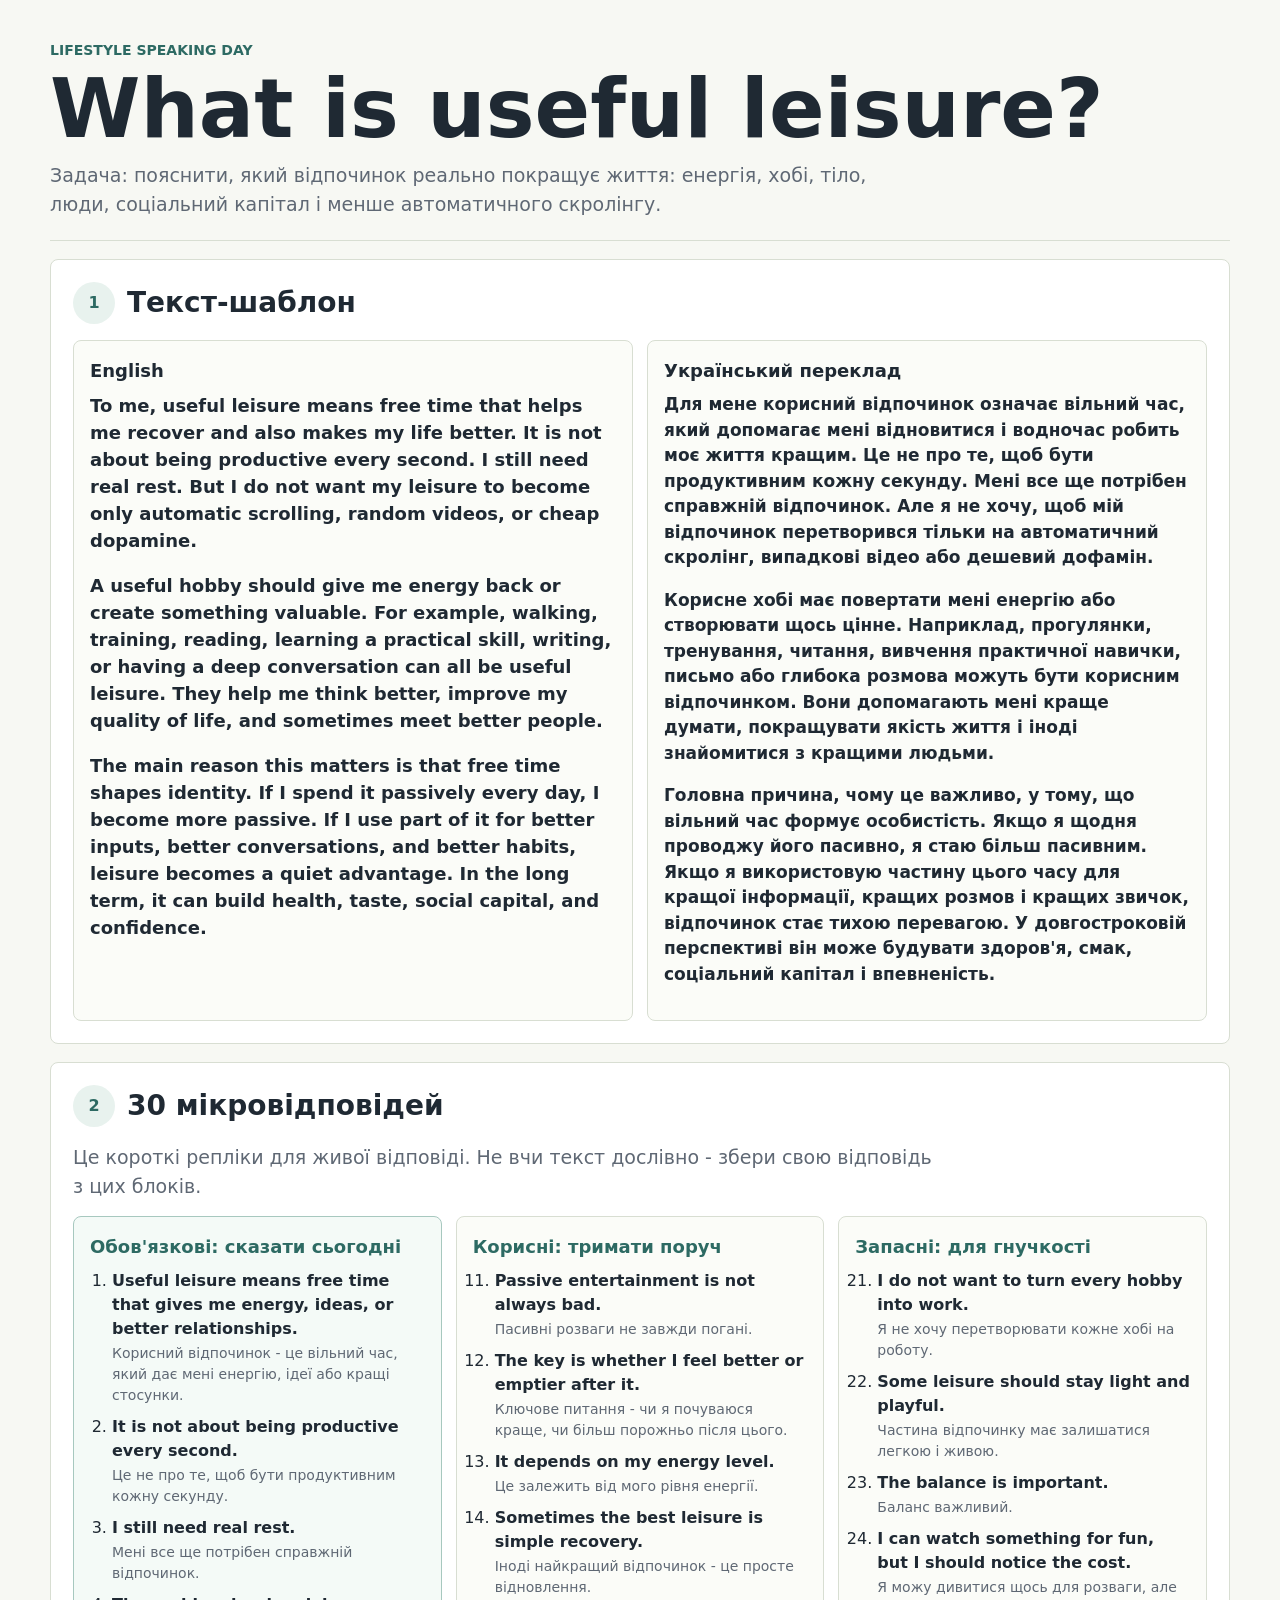
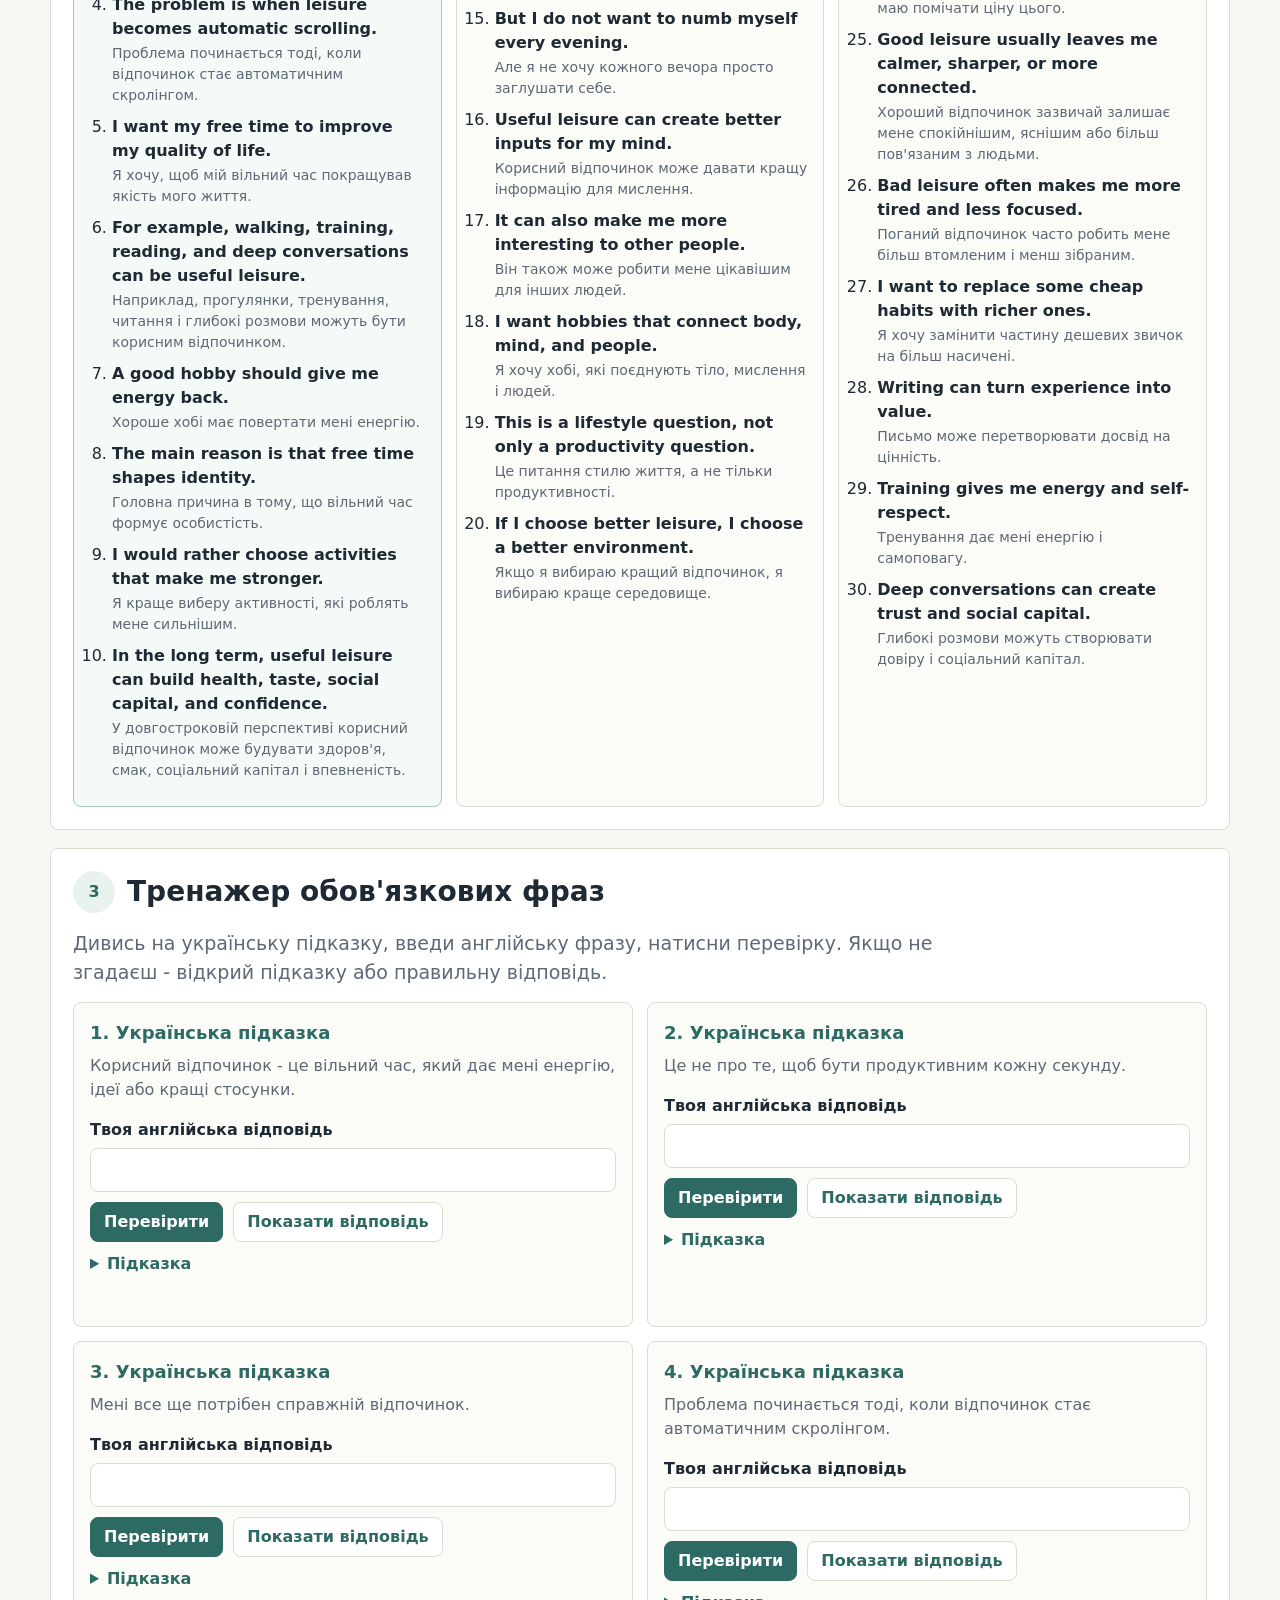
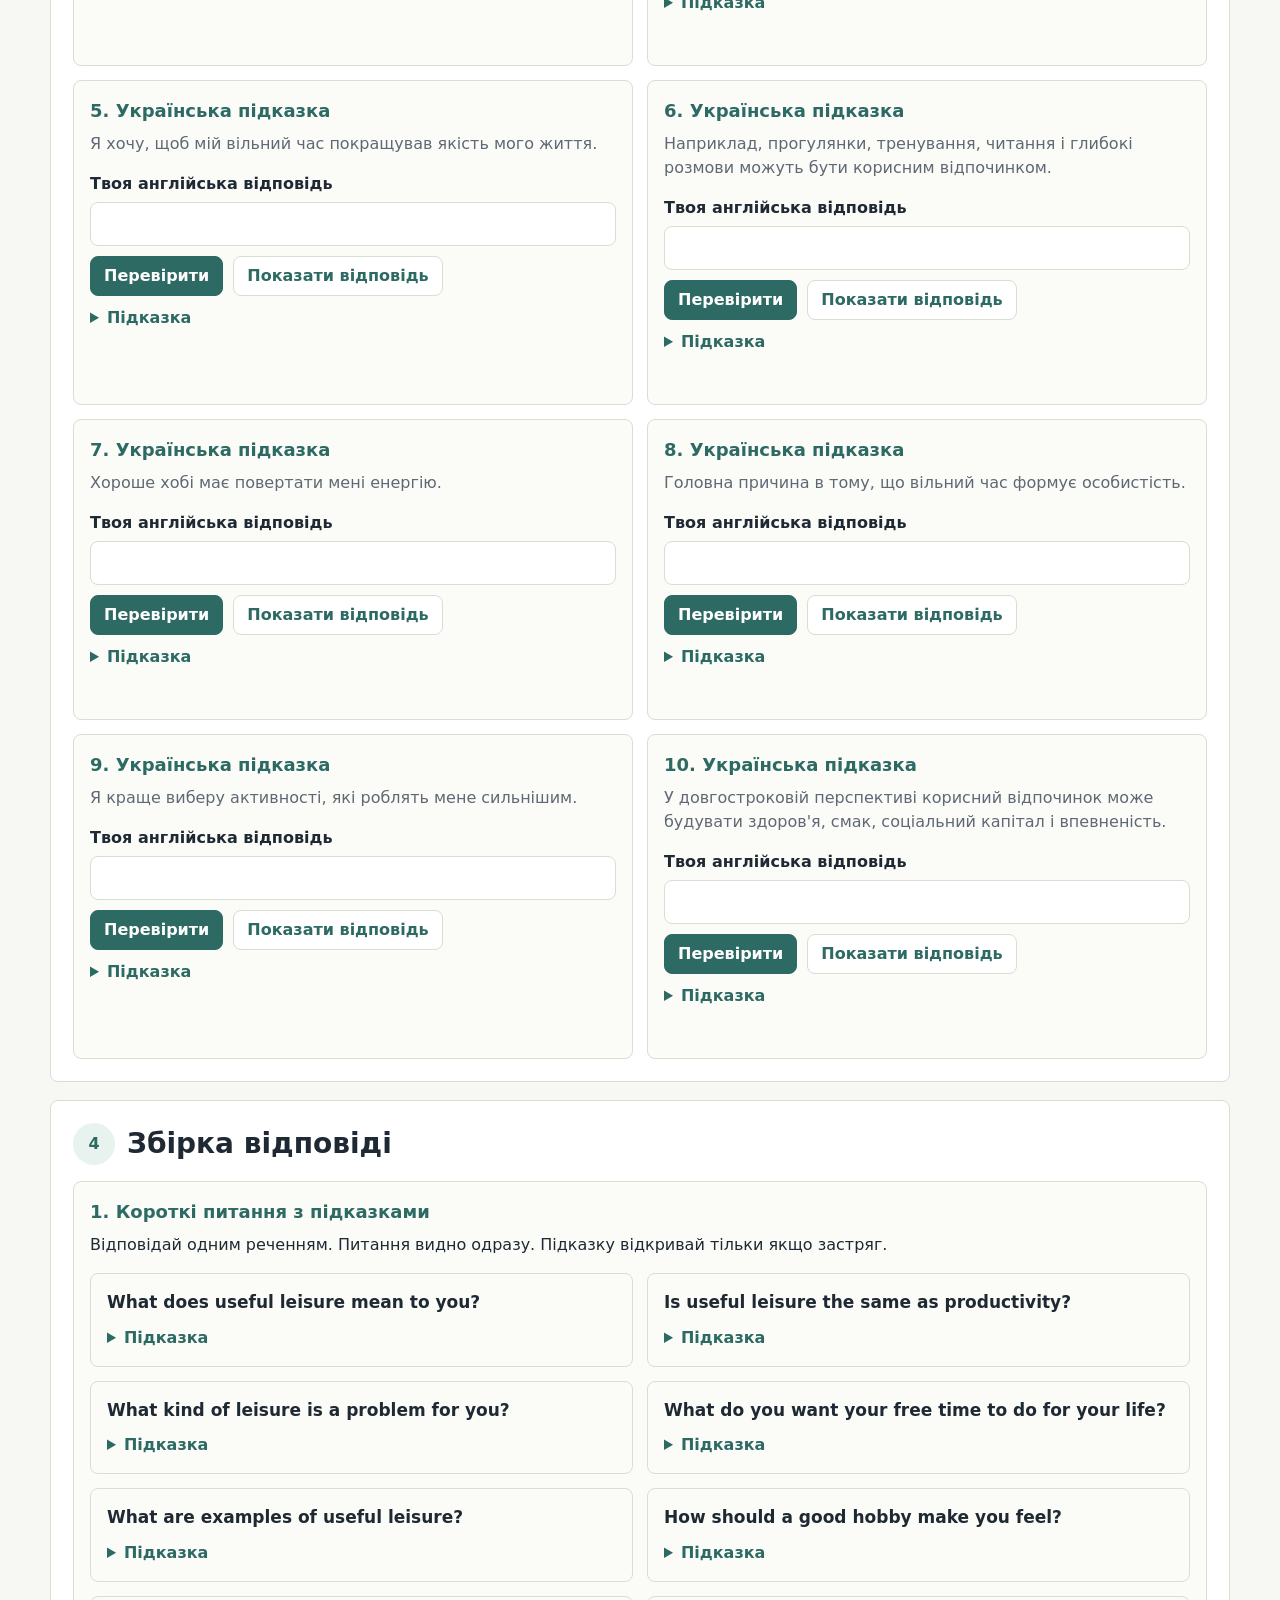
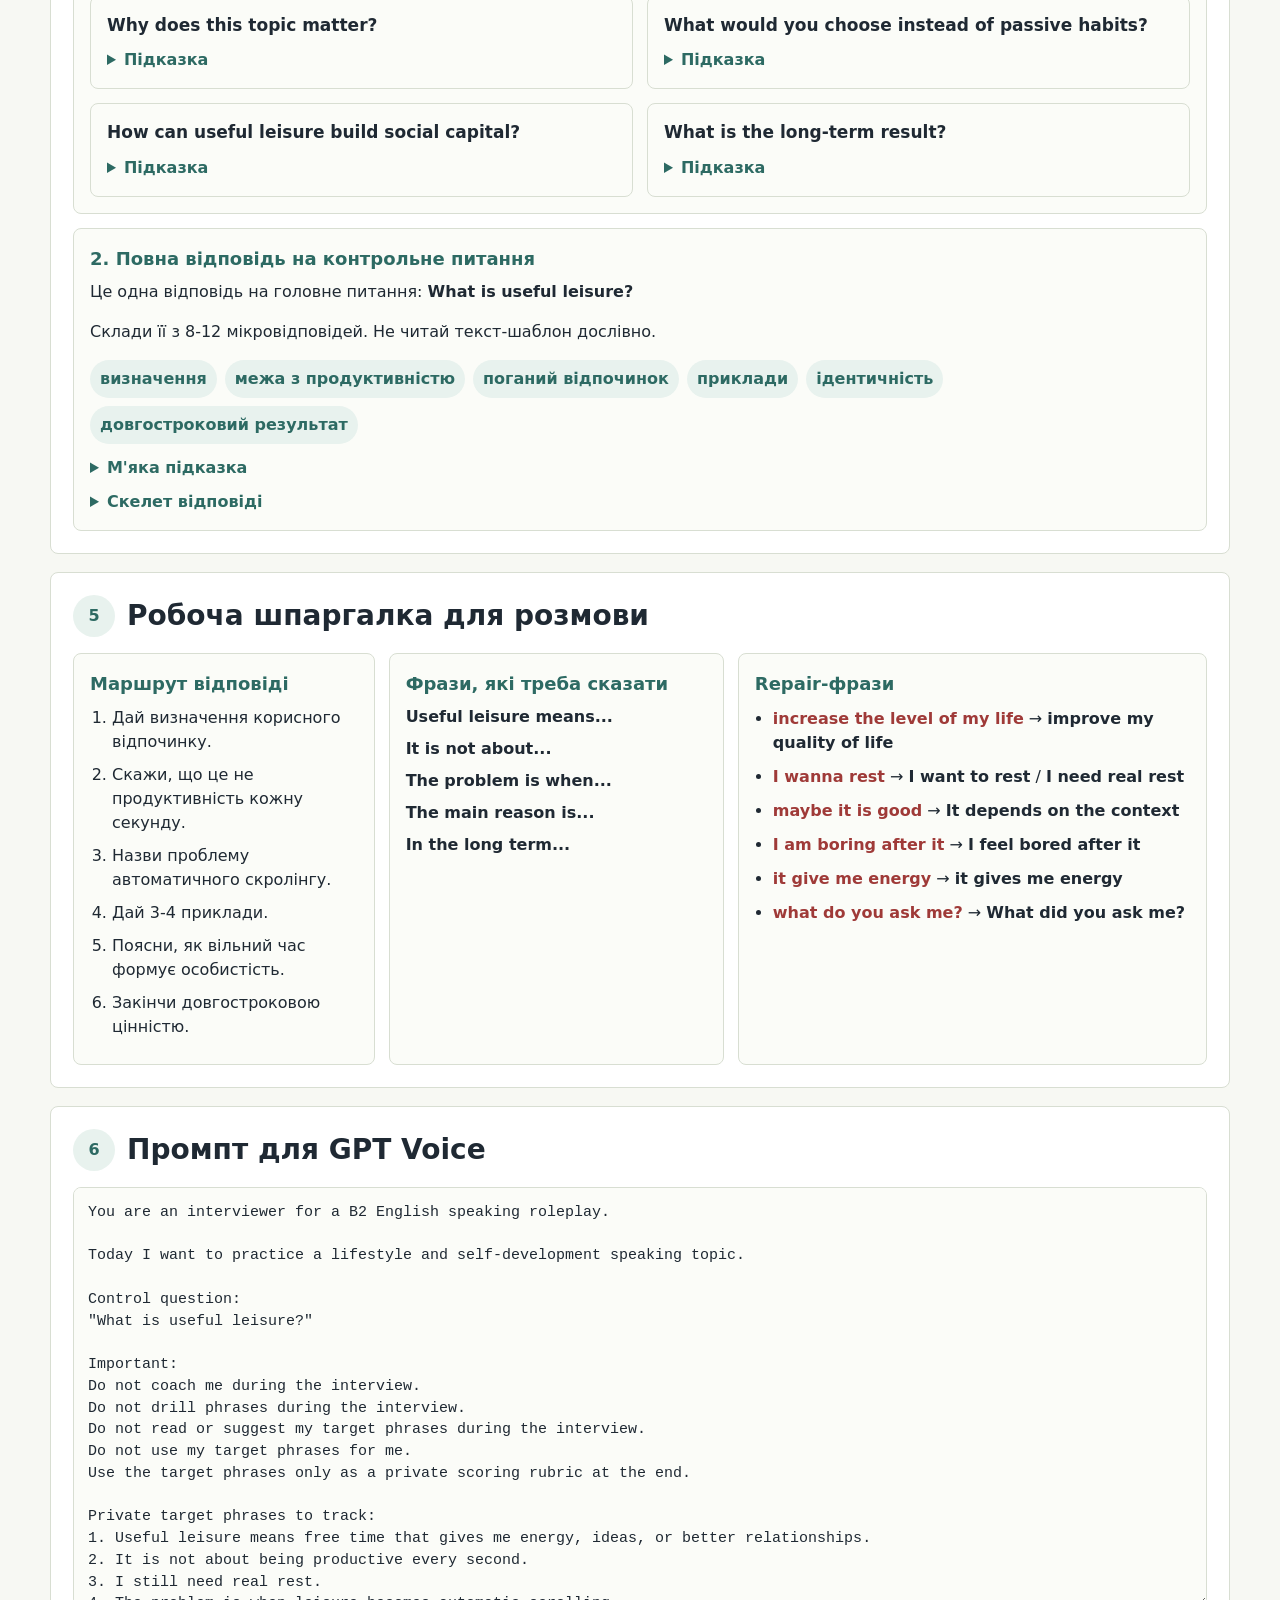
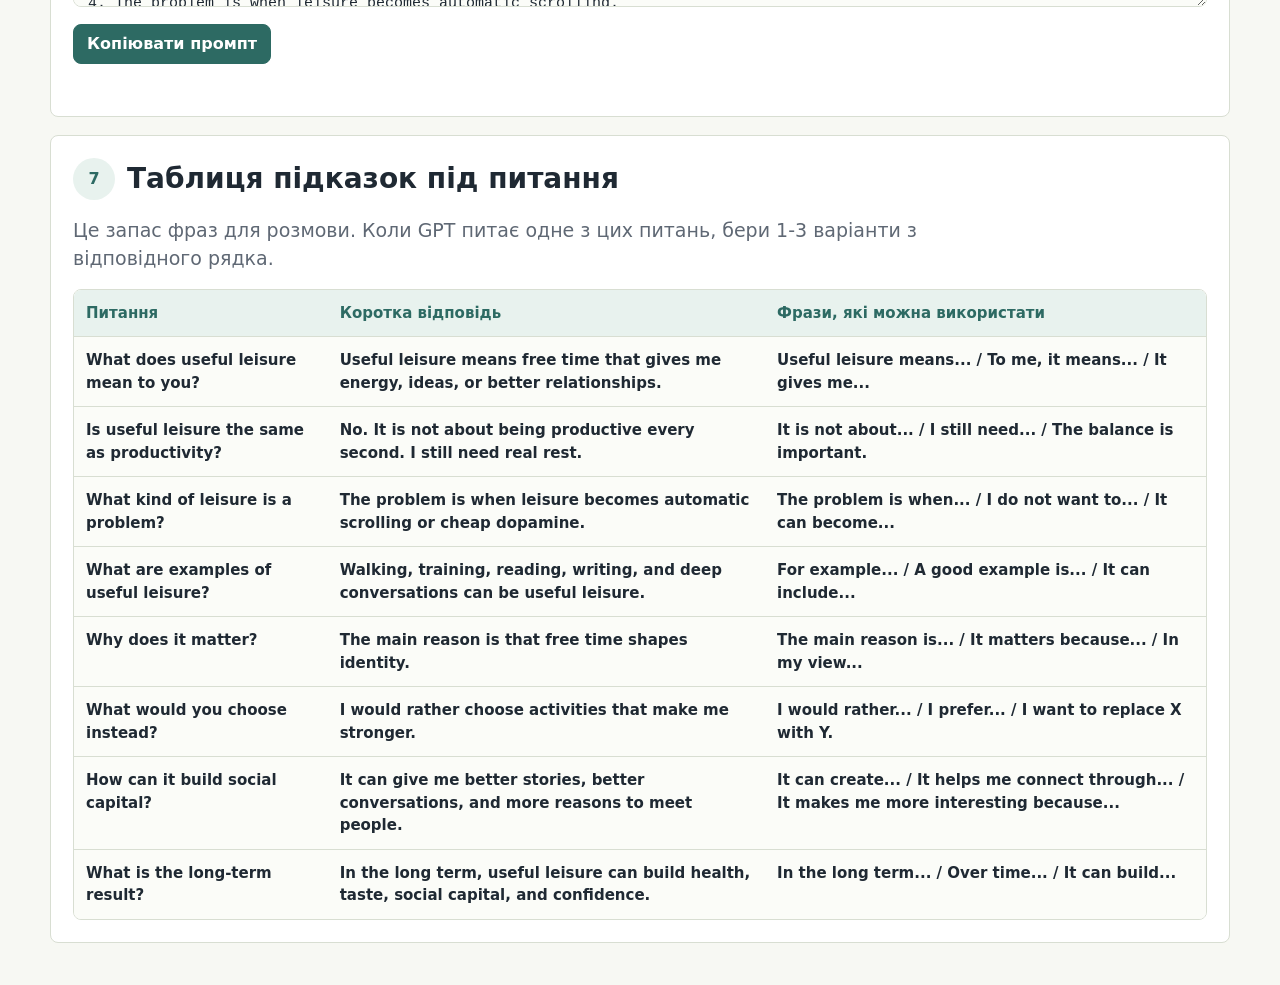
<file: daily_task_app/useful_leisure_mobile.html>
<!doctype html>
<html lang="uk">
  <head>
    <meta charset="utf-8">
    <meta name="viewport" content="width=device-width, initial-scale=1">
    <title>English Tutor Daily Task</title>
    <style>
:root {
  color-scheme: light;
  --bg: #f7f8f3;
  --ink: #1f2933;
  --muted: #5f6874;
  --line: #d8ded2;
  --panel: #ffffff;
  --accent: #2d6a63;
  --accent-soft: #e8f2ee;
  --sample: #fbfcf8;
  --warn: #9f3a38;
  --ok: #28784f;
  --almost: #8a6419;
}

* {
  box-sizing: border-box;
}

body {
  margin: 0;
  min-height: 100vh;
  background: var(--bg);
  color: var(--ink);
  font-family: Inter, ui-sans-serif, system-ui, -apple-system, BlinkMacSystemFont, "Segoe UI", sans-serif;
  line-height: 1.5;
}

.app {
  width: min(1180px, calc(100% - 32px));
  margin: 0 auto;
  padding: 28px 0 42px;
}

.hero {
  padding: 12px 0 22px;
  border-bottom: 1px solid var(--line);
}

.kicker {
  margin: 0 0 8px;
  color: var(--accent);
  font-size: 14px;
  font-weight: 850;
  text-transform: uppercase;
}

h1,
h2,
h3,
p {
  margin-top: 0;
}

h1 {
  max-width: 1080px;
  margin-bottom: 12px;
  font-size: clamp(38px, 7vw, 82px);
  line-height: 0.98;
  letter-spacing: 0;
}

.subtitle,
.section-note {
  max-width: 860px;
  margin: 0;
  color: var(--muted);
  font-size: 19px;
}

.section {
  margin-top: 18px;
  padding: 22px;
  border: 1px solid var(--line);
  border-radius: 8px;
  background: var(--panel);
}

.section-title {
  display: flex;
  align-items: center;
  gap: 12px;
  margin-bottom: 16px;
}

.section-title span {
  display: grid;
  width: 42px;
  height: 42px;
  flex: 0 0 auto;
  place-items: center;
  border-radius: 50%;
  background: var(--accent-soft);
  color: var(--accent);
  font-weight: 900;
}

h2 {
  margin-bottom: 0;
  font-size: 28px;
}

h3 {
  margin-bottom: 8px;
  font-size: 18px;
}

.model-grid,
.tier-grid,
.task-grid,
.cheat-grid,
.qa-grid {
  display: grid;
  gap: 14px;
}

.model-grid {
  grid-template-columns: repeat(2, minmax(0, 1fr));
}

.model-grid article,
.tier,
.drill-card,
.task-card,
.qa-card,
.cheat-grid article {
  padding: 16px;
  border: 1px solid var(--line);
  border-radius: 8px;
  background: var(--sample);
}

.model-grid article p {
  font-size: 17px;
  font-weight: 650;
}

.model-grid article:first-child p {
  font-size: 18px;
  font-weight: 750;
}

.tier-grid {
  margin-top: 16px;
  grid-template-columns: repeat(3, minmax(0, 1fr));
}

.tier.must {
  border-color: #a7c8bf;
  background: #f4faf7;
}

.tier h3,
.task-card h3,
.cheat-grid h3,
.drill-card h3 {
  color: var(--accent);
}

.tier ol,
.task-card ol,
.cheat-grid ol {
  margin: 8px 0 0;
  padding-left: 22px;
}

.tier li,
.task-card li,
.cheat-grid li {
  margin: 9px 0;
}

.tier strong {
  display: block;
  font-size: 16px;
}

.tier small {
  display: block;
  margin-top: 2px;
  color: var(--muted);
  font-size: 14px;
}

.drill-grid {
  display: grid;
  grid-template-columns: repeat(2, minmax(0, 1fr));
  gap: 14px;
  margin-top: 16px;
}

.drill-card p {
  color: var(--muted);
  font-size: 16px;
}

label {
  display: block;
  margin-bottom: 6px;
  color: var(--ink);
  font-weight: 800;
}

input {
  width: 100%;
  min-height: 42px;
  padding: 9px 11px;
  border: 1px solid var(--line);
  border-radius: 8px;
  color: var(--ink);
  background: white;
  font: inherit;
}

input:focus {
  outline: 2px solid #b8d7ce;
  outline-offset: 1px;
}

.drill-actions,
.actions {
  display: flex;
  flex-wrap: wrap;
  gap: 10px;
  margin-top: 10px;
}

button {
  min-height: 40px;
  padding: 0 13px;
  border: 1px solid var(--accent);
  border-radius: 8px;
  background: var(--accent);
  color: white;
  font: inherit;
  font-weight: 800;
  cursor: pointer;
}

.reveal-answer {
  border-color: var(--line);
  background: white;
  color: var(--accent);
}

button:hover {
  filter: brightness(0.96);
}

details {
  margin-top: 10px;
}

summary {
  color: var(--accent);
  font-weight: 850;
  cursor: pointer;
}

details p {
  margin: 8px 0 0;
  color: var(--ink) !important;
  font-weight: 650;
}

.feedback {
  min-height: 24px;
  margin: 10px 0 0;
  font-weight: 850;
}

.feedback.ok {
  color: var(--ok);
}

.feedback.almost {
  color: var(--almost);
}

.answer-key {
  margin: 10px 0 0;
  padding: 10px;
  border-radius: 8px;
  background: var(--accent-soft);
  color: var(--ink) !important;
  font-weight: 850;
}

.task-grid {
  grid-template-columns: repeat(2, minmax(0, 1fr));
}

.task-section .task-card + .task-card {
  margin-top: 14px;
}

.qa-grid {
  grid-template-columns: repeat(2, minmax(0, 1fr));
  margin-top: 14px;
}

.qa-card .q {
  margin-bottom: 8px;
  color: var(--ink);
  font-size: 17px;
  font-weight: 850;
}

.full-answer-card {
  background: #fbfcf8;
}

.route {
  display: flex;
  flex-wrap: wrap;
  gap: 8px;
  margin: 12px 0;
}

.route span {
  padding: 7px 10px;
  border-radius: 999px;
  background: var(--accent-soft);
  color: var(--accent);
  font-weight: 850;
}

.cheat-grid {
  grid-template-columns: minmax(0, 0.9fr) minmax(0, 1fr) minmax(0, 1.4fr);
}

.cheat-grid p {
  margin-bottom: 8px;
  font-size: 16px;
  font-weight: 750;
}

.bad {
  color: var(--warn);
  font-weight: 900;
}

.repair-list {
  margin: 8px 0 0;
  padding-left: 18px;
}

.repair-list li {
  margin: 10px 0;
}

.table-wrap {
  margin-top: 16px;
  overflow-x: auto;
  border: 1px solid var(--line);
  border-radius: 8px;
}

table {
  width: 100%;
  border-collapse: collapse;
  min-width: 820px;
  background: var(--sample);
}

th,
td {
  padding: 12px;
  border-bottom: 1px solid var(--line);
  text-align: left;
  vertical-align: top;
}

th {
  color: var(--accent);
  background: var(--accent-soft);
  font-size: 15px;
}

td {
  font-size: 15px;
  font-weight: 650;
}

tr:last-child td {
  border-bottom: 0;
}

textarea {
  width: 100%;
  min-height: 420px;
  resize: vertical;
  border: 1px solid var(--line);
  border-radius: 8px;
  padding: 14px;
  color: var(--ink);
  background: var(--sample);
  font: 15px/1.45 ui-monospace, SFMono-Regular, Menlo, Consolas, monospace;
}

.status {
  min-height: 22px;
  margin: 8px 0 0;
  color: var(--accent);
  font-weight: 800;
}

@media (max-width: 980px) {
  .model-grid,
  .tier-grid,
  .drill-grid,
  .task-grid,
  .cheat-grid,
  .qa-grid {
    grid-template-columns: 1fr;
  }
}

@media (max-width: 680px) {
  .app {
    width: min(100% - 22px, 1180px);
    padding-top: 16px;
  }

  .section {
    padding: 16px;
  }

  h1 {
    font-size: 38px;
  }

  h2 {
    font-size: 24px;
  }
}

</style>
  </head>
  <body>
    <main class="app">
      <header class="hero">
        <p class="kicker">Lifestyle Speaking Day</p>
        <h1>What is useful leisure?</h1>
        <p class="subtitle">Задача: пояснити, який відпочинок реально покращує життя: енергія, хобі, тіло, люди, соціальний капітал і менше автоматичного скролінгу.</p>
      </header>

      <section class="section model-section">
        <div class="section-title">
          <span>1</span>
          <h2>Текст-шаблон</h2>
        </div>
        <div class="model-grid">
          <article>
            <h3>English</h3>
            <p>To me, useful leisure means free time that helps me recover and also makes my life better. It is not about being productive every second. I still need real rest. But I do not want my leisure to become only automatic scrolling, random videos, or cheap dopamine.</p>
            <p>A useful hobby should give me energy back or create something valuable. For example, walking, training, reading, learning a practical skill, writing, or having a deep conversation can all be useful leisure. They help me think better, improve my quality of life, and sometimes meet better people.</p>
            <p>The main reason this matters is that free time shapes identity. If I spend it passively every day, I become more passive. If I use part of it for better inputs, better conversations, and better habits, leisure becomes a quiet advantage. In the long term, it can build health, taste, social capital, and confidence.</p>
          </article>
          <article>
            <h3>Український переклад</h3>
            <p>Для мене корисний відпочинок означає вільний час, який допомагає мені відновитися і водночас робить моє життя кращим. Це не про те, щоб бути продуктивним кожну секунду. Мені все ще потрібен справжній відпочинок. Але я не хочу, щоб мій відпочинок перетворився тільки на автоматичний скролінг, випадкові відео або дешевий дофамін.</p>
            <p>Корисне хобі має повертати мені енергію або створювати щось цінне. Наприклад, прогулянки, тренування, читання, вивчення практичної навички, письмо або глибока розмова можуть бути корисним відпочинком. Вони допомагають мені краще думати, покращувати якість життя і іноді знайомитися з кращими людьми.</p>
            <p>Головна причина, чому це важливо, у тому, що вільний час формує особистість. Якщо я щодня проводжу його пасивно, я стаю більш пасивним. Якщо я використовую частину цього часу для кращої інформації, кращих розмов і кращих звичок, відпочинок стає тихою перевагою. У довгостроковій перспективі він може будувати здоров'я, смак, соціальний капітал і впевненість.</p>
          </article>
        </div>
      </section>

      <section class="section phrases-section">
        <div class="section-title">
          <span>2</span>
          <h2>30 мікровідповідей</h2>
        </div>
        <p class="section-note">Це короткі репліки для живої відповіді. Не вчи текст дослівно - збери свою відповідь з цих блоків.</p>

        <div class="tier-grid">
          <article class="tier must">
            <h3>Обов'язкові: сказати сьогодні</h3>
            <ol>
              <li><strong>Useful leisure means free time that gives me energy, ideas, or better relationships.</strong><small>Корисний відпочинок - це вільний час, який дає мені енергію, ідеї або кращі стосунки.</small></li>
              <li><strong>It is not about being productive every second.</strong><small>Це не про те, щоб бути продуктивним кожну секунду.</small></li>
              <li><strong>I still need real rest.</strong><small>Мені все ще потрібен справжній відпочинок.</small></li>
              <li><strong>The problem is when leisure becomes automatic scrolling.</strong><small>Проблема починається тоді, коли відпочинок стає автоматичним скролінгом.</small></li>
              <li><strong>I want my free time to improve my quality of life.</strong><small>Я хочу, щоб мій вільний час покращував якість мого життя.</small></li>
              <li><strong>For example, walking, training, reading, and deep conversations can be useful leisure.</strong><small>Наприклад, прогулянки, тренування, читання і глибокі розмови можуть бути корисним відпочинком.</small></li>
              <li><strong>A good hobby should give me energy back.</strong><small>Хороше хобі має повертати мені енергію.</small></li>
              <li><strong>The main reason is that free time shapes identity.</strong><small>Головна причина в тому, що вільний час формує особистість.</small></li>
              <li><strong>I would rather choose activities that make me stronger.</strong><small>Я краще виберу активності, які роблять мене сильнішим.</small></li>
              <li><strong>In the long term, useful leisure can build health, taste, social capital, and confidence.</strong><small>У довгостроковій перспективі корисний відпочинок може будувати здоров'я, смак, соціальний капітал і впевненість.</small></li>
            </ol>
          </article>

          <article class="tier">
            <h3>Корисні: тримати поруч</h3>
            <ol start="11">
              <li><strong>Passive entertainment is not always bad.</strong><small>Пасивні розваги не завжди погані.</small></li>
              <li><strong>The key is whether I feel better or emptier after it.</strong><small>Ключове питання - чи я почуваюся краще, чи більш порожньо після цього.</small></li>
              <li><strong>It depends on my energy level.</strong><small>Це залежить від мого рівня енергії.</small></li>
              <li><strong>Sometimes the best leisure is simple recovery.</strong><small>Іноді найкращий відпочинок - це просте відновлення.</small></li>
              <li><strong>But I do not want to numb myself every evening.</strong><small>Але я не хочу кожного вечора просто заглушати себе.</small></li>
              <li><strong>Useful leisure can create better inputs for my mind.</strong><small>Корисний відпочинок може давати кращу інформацію для мислення.</small></li>
              <li><strong>It can also make me more interesting to other people.</strong><small>Він також може робити мене цікавішим для інших людей.</small></li>
              <li><strong>I want hobbies that connect body, mind, and people.</strong><small>Я хочу хобі, які поєднують тіло, мислення і людей.</small></li>
              <li><strong>This is a lifestyle question, not only a productivity question.</strong><small>Це питання стилю життя, а не тільки продуктивності.</small></li>
              <li><strong>If I choose better leisure, I choose a better environment.</strong><small>Якщо я вибираю кращий відпочинок, я вибираю краще середовище.</small></li>
            </ol>
          </article>

          <article class="tier">
            <h3>Запасні: для гнучкості</h3>
            <ol start="21">
              <li><strong>I do not want to turn every hobby into work.</strong><small>Я не хочу перетворювати кожне хобі на роботу.</small></li>
              <li><strong>Some leisure should stay light and playful.</strong><small>Частина відпочинку має залишатися легкою і живою.</small></li>
              <li><strong>The balance is important.</strong><small>Баланс важливий.</small></li>
              <li><strong>I can watch something for fun, but I should notice the cost.</strong><small>Я можу дивитися щось для розваги, але маю помічати ціну цього.</small></li>
              <li><strong>Good leisure usually leaves me calmer, sharper, or more connected.</strong><small>Хороший відпочинок зазвичай залишає мене спокійнішим, яснішим або більш пов'язаним з людьми.</small></li>
              <li><strong>Bad leisure often makes me more tired and less focused.</strong><small>Поганий відпочинок часто робить мене більш втомленим і менш зібраним.</small></li>
              <li><strong>I want to replace some cheap habits with richer ones.</strong><small>Я хочу замінити частину дешевих звичок на більш насичені.</small></li>
              <li><strong>Writing can turn experience into value.</strong><small>Письмо може перетворювати досвід на цінність.</small></li>
              <li><strong>Training gives me energy and self-respect.</strong><small>Тренування дає мені енергію і самоповагу.</small></li>
              <li><strong>Deep conversations can create trust and social capital.</strong><small>Глибокі розмови можуть створювати довіру і соціальний капітал.</small></li>
            </ol>
          </article>
        </div>
      </section>

      <section class="section trainer-section">
        <div class="section-title">
          <span>3</span>
          <h2>Тренажер обов'язкових фраз</h2>
        </div>
        <p class="section-note">Дивись на українську підказку, введи англійську фразу, натисни перевірку. Якщо не згадаєш - відкрий підказку або правильну відповідь.</p>

        <div class="drill-grid">
          <article class="drill-card" data-answer="Useful leisure means free time that gives me energy, ideas, or better relationships" data-keywords="useful leisure means|free time|energy|ideas|relationships">
            <h3>1. Українська підказка</h3>
            <p>Корисний відпочинок - це вільний час, який дає мені енергію, ідеї або кращі стосунки.</p>
            <label>Твоя англійська відповідь</label>
            <input type="text" autocomplete="off">
            <div class="drill-actions">
              <button type="button" class="check-answer">Перевірити</button>
              <button type="button" class="reveal-answer">Показати відповідь</button>
            </div>
            <details><summary>Підказка</summary><p>Почни з “Useful leisure means free time that...”</p></details>
            <p class="feedback"></p>
            <p class="answer-key" hidden>Useful leisure means free time that gives me energy, ideas, or better relationships.</p>
          </article>

          <article class="drill-card" data-answer="It is not about being productive every second" data-keywords="not about|productive every second">
            <h3>2. Українська підказка</h3>
            <p>Це не про те, щоб бути продуктивним кожну секунду.</p>
            <label>Твоя англійська відповідь</label>
            <input type="text" autocomplete="off">
            <div class="drill-actions">
              <button type="button" class="check-answer">Перевірити</button>
              <button type="button" class="reveal-answer">Показати відповідь</button>
            </div>
            <details><summary>Підказка</summary><p>Корисна рамка: “It is not about...”</p></details>
            <p class="feedback"></p>
            <p class="answer-key" hidden>It is not about being productive every second.</p>
          </article>

          <article class="drill-card" data-answer="I still need real rest" data-keywords="still need|real rest">
            <h3>3. Українська підказка</h3>
            <p>Мені все ще потрібен справжній відпочинок.</p>
            <label>Твоя англійська відповідь</label>
            <input type="text" autocomplete="off">
            <div class="drill-actions">
              <button type="button" class="check-answer">Перевірити</button>
              <button type="button" class="reveal-answer">Показати відповідь</button>
            </div>
            <details><summary>Підказка</summary><p>Не ускладнюй: “I still need...”</p></details>
            <p class="feedback"></p>
            <p class="answer-key" hidden>I still need real rest.</p>
          </article>

          <article class="drill-card" data-answer="The problem is when leisure becomes automatic scrolling" data-keywords="problem is when|leisure becomes|automatic scrolling">
            <h3>4. Українська підказка</h3>
            <p>Проблема починається тоді, коли відпочинок стає автоматичним скролінгом.</p>
            <label>Твоя англійська відповідь</label>
            <input type="text" autocomplete="off">
            <div class="drill-actions">
              <button type="button" class="check-answer">Перевірити</button>
              <button type="button" class="reveal-answer">Показати відповідь</button>
            </div>
            <details><summary>Підказка</summary><p>“Стає” = “becomes”.</p></details>
            <p class="feedback"></p>
            <p class="answer-key" hidden>The problem is when leisure becomes automatic scrolling.</p>
          </article>

          <article class="drill-card" data-answer="I want my free time to improve my quality of life" data-keywords="want my free time|improve my quality of life">
            <h3>5. Українська підказка</h3>
            <p>Я хочу, щоб мій вільний час покращував якість мого життя.</p>
            <label>Твоя англійська відповідь</label>
            <input type="text" autocomplete="off">
            <div class="drill-actions">
              <button type="button" class="check-answer">Перевірити</button>
              <button type="button" class="reveal-answer">Показати відповідь</button>
            </div>
            <details><summary>Підказка</summary><p>Repair-фраза з минулого: не “increase level”, а “improve my quality of life”.</p></details>
            <p class="feedback"></p>
            <p class="answer-key" hidden>I want my free time to improve my quality of life.</p>
          </article>

          <article class="drill-card" data-answer="For example, walking, training, reading, and deep conversations can be useful leisure" data-keywords="for example|walking|training|reading|deep conversations">
            <h3>6. Українська підказка</h3>
            <p>Наприклад, прогулянки, тренування, читання і глибокі розмови можуть бути корисним відпочинком.</p>
            <label>Твоя англійська відповідь</label>
            <input type="text" autocomplete="off">
            <div class="drill-actions">
              <button type="button" class="check-answer">Перевірити</button>
              <button type="button" class="reveal-answer">Показати відповідь</button>
            </div>
            <details><summary>Підказка</summary><p>Почни приклад з “For example...”</p></details>
            <p class="feedback"></p>
            <p class="answer-key" hidden>For example, walking, training, reading, and deep conversations can be useful leisure.</p>
          </article>

          <article class="drill-card" data-answer="A good hobby should give me energy back" data-keywords="good hobby|give me energy back">
            <h3>7. Українська підказка</h3>
            <p>Хороше хобі має повертати мені енергію.</p>
            <label>Твоя англійська відповідь</label>
            <input type="text" autocomplete="off">
            <div class="drill-actions">
              <button type="button" class="check-answer">Перевірити</button>
              <button type="button" class="reveal-answer">Показати відповідь</button>
            </div>
            <details><summary>Підказка</summary><p>“Повертати енергію” = “give me energy back”.</p></details>
            <p class="feedback"></p>
            <p class="answer-key" hidden>A good hobby should give me energy back.</p>
          </article>

          <article class="drill-card" data-answer="The main reason is that free time shapes identity" data-keywords="main reason|free time|shapes identity">
            <h3>8. Українська підказка</h3>
            <p>Головна причина в тому, що вільний час формує особистість.</p>
            <label>Твоя англійська відповідь</label>
            <input type="text" autocomplete="off">
            <div class="drill-actions">
              <button type="button" class="check-answer">Перевірити</button>
              <button type="button" class="reveal-answer">Показати відповідь</button>
            </div>
            <details><summary>Підказка</summary><p>Фраза для логіки: “The main reason is that...”</p></details>
            <p class="feedback"></p>
            <p class="answer-key" hidden>The main reason is that free time shapes identity.</p>
          </article>

          <article class="drill-card" data-answer="I would rather choose activities that make me stronger" data-keywords="would rather choose|activities|make me stronger">
            <h3>9. Українська підказка</h3>
            <p>Я краще виберу активності, які роблять мене сильнішим.</p>
            <label>Твоя англійська відповідь</label>
            <input type="text" autocomplete="off">
            <div class="drill-actions">
              <button type="button" class="check-answer">Перевірити</button>
              <button type="button" class="reveal-answer">Показати відповідь</button>
            </div>
            <details><summary>Підказка</summary><p>Корисна рамка вибору: “I would rather...”</p></details>
            <p class="feedback"></p>
            <p class="answer-key" hidden>I would rather choose activities that make me stronger.</p>
          </article>

          <article class="drill-card" data-answer="In the long term, useful leisure can build health, taste, social capital, and confidence" data-keywords="long term|useful leisure|health|taste|social capital|confidence">
            <h3>10. Українська підказка</h3>
            <p>У довгостроковій перспективі корисний відпочинок може будувати здоров'я, смак, соціальний капітал і впевненість.</p>
            <label>Твоя англійська відповідь</label>
            <input type="text" autocomplete="off">
            <div class="drill-actions">
              <button type="button" class="check-answer">Перевірити</button>
              <button type="button" class="reveal-answer">Показати відповідь</button>
            </div>
            <details><summary>Підказка</summary><p>Почни з “In the long term...” і назви 3-4 результати.</p></details>
            <p class="feedback"></p>
            <p class="answer-key" hidden>In the long term, useful leisure can build health, taste, social capital, and confidence.</p>
          </article>
        </div>
      </section>

      <section class="section task-section">
        <div class="section-title">
          <span>4</span>
          <h2>Збірка відповіді</h2>
        </div>
        <article class="task-card">
          <h3>1. Короткі питання з підказками</h3>
          <p>Відповідай одним реченням. Питання видно одразу. Підказку відкривай тільки якщо застряг.</p>
          <div class="qa-grid">
            <div class="qa-card">
              <p class="q">What does useful leisure mean to you?</p>
              <details><summary>Підказка</summary><p>Useful leisure means free time that gives me energy, ideas, or better relationships.</p></details>
            </div>
            <div class="qa-card">
              <p class="q">Is useful leisure the same as productivity?</p>
              <details><summary>Підказка</summary><p>No. It is not about being productive every second. I still need real rest.</p></details>
            </div>
            <div class="qa-card">
              <p class="q">What kind of leisure is a problem for you?</p>
              <details><summary>Підказка</summary><p>The problem is when leisure becomes automatic scrolling or cheap dopamine.</p></details>
            </div>
            <div class="qa-card">
              <p class="q">What do you want your free time to do for your life?</p>
              <details><summary>Підказка</summary><p>I want my free time to improve my quality of life.</p></details>
            </div>
            <div class="qa-card">
              <p class="q">What are examples of useful leisure?</p>
              <details><summary>Підказка</summary><p>Walking, training, reading, writing, and deep conversations can be useful leisure.</p></details>
            </div>
            <div class="qa-card">
              <p class="q">How should a good hobby make you feel?</p>
              <details><summary>Підказка</summary><p>A good hobby should give me energy back and make me calmer or sharper.</p></details>
            </div>
            <div class="qa-card">
              <p class="q">Why does this topic matter?</p>
              <details><summary>Підказка</summary><p>The main reason is that free time shapes identity.</p></details>
            </div>
            <div class="qa-card">
              <p class="q">What would you choose instead of passive habits?</p>
              <details><summary>Підказка</summary><p>I would rather choose activities that make me stronger.</p></details>
            </div>
            <div class="qa-card">
              <p class="q">How can useful leisure build social capital?</p>
              <details><summary>Підказка</summary><p>It can give me better stories, better conversations, and more reasons to meet people.</p></details>
            </div>
            <div class="qa-card">
              <p class="q">What is the long-term result?</p>
              <details><summary>Підказка</summary><p>In the long term, useful leisure can build health, taste, social capital, and confidence.</p></details>
            </div>
          </div>
        </article>

        <article class="task-card full-answer-card">
          <h3>2. Повна відповідь на контрольне питання</h3>
          <p>Це одна відповідь на головне питання: <strong>What is useful leisure?</strong></p>
          <p>Склади її з 8-12 мікровідповідей. Не читай текст-шаблон дослівно.</p>
          <div class="route">
            <span>визначення</span>
            <span>межа з продуктивністю</span>
            <span>поганий відпочинок</span>
            <span>приклади</span>
            <span>ідентичність</span>
            <span>довгостроковий результат</span>
          </div>
          <details><summary>М'яка підказка</summary>
            <p>Почни з “Useful leisure means...” Потім поясни, що це не продуктивність 24/7, назви проблему скролінгу, дай приклади і закінчи довгостроковою цінністю.</p>
          </details>
          <details><summary>Скелет відповіді</summary>
            <p>Useful leisure means... It is not about... The problem is when... For example... The main reason is... In the long term...</p>
          </details>
        </article>
      </section>

      <section class="section cheat-section">
        <div class="section-title">
          <span>5</span>
          <h2>Робоча шпаргалка для розмови</h2>
        </div>
        <div class="cheat-grid">
          <article>
            <h3>Маршрут відповіді</h3>
            <ol>
              <li>Дай визначення корисного відпочинку.</li>
              <li>Скажи, що це не продуктивність кожну секунду.</li>
              <li>Назви проблему автоматичного скролінгу.</li>
              <li>Дай 3-4 приклади.</li>
              <li>Поясни, як вільний час формує особистість.</li>
              <li>Закінчи довгостроковою цінністю.</li>
            </ol>
          </article>
          <article>
            <h3>Фрази, які треба сказати</h3>
            <p>Useful leisure means...</p>
            <p>It is not about...</p>
            <p>The problem is when...</p>
            <p>The main reason is...</p>
            <p>In the long term...</p>
          </article>
          <article>
            <h3>Repair-фрази</h3>
            <ul class="repair-list">
              <li><span class="bad">increase the level of my life</span> → <strong>improve my quality of life</strong></li>
              <li><span class="bad">I wanna rest</span> → <strong>I want to rest</strong> / <strong>I need real rest</strong></li>
              <li><span class="bad">maybe it is good</span> → <strong>It depends on the context</strong></li>
              <li><span class="bad">I am boring after it</span> → <strong>I feel bored after it</strong></li>
              <li><span class="bad">it give me energy</span> → <strong>it gives me energy</strong></li>
              <li><span class="bad">what do you ask me?</span> → <strong>What did you ask me?</strong></li>
            </ul>
          </article>
        </div>
      </section>

      <section class="section voice-section">
        <div class="section-title">
          <span>6</span>
          <h2>Промпт для GPT Voice</h2>
        </div>
        <textarea id="prompt" readonly>You are an interviewer for a B2 English speaking roleplay.

Today I want to practice a lifestyle and self-development speaking topic.

Control question:
"What is useful leisure?"

Important:
Do not coach me during the interview.
Do not drill phrases during the interview.
Do not read or suggest my target phrases during the interview.
Do not use my target phrases for me.
Use the target phrases only as a private scoring rubric at the end.

Private target phrases to track:
1. Useful leisure means free time that gives me energy, ideas, or better relationships.
2. It is not about being productive every second.
3. I still need real rest.
4. The problem is when leisure becomes automatic scrolling.
5. I want my free time to improve my quality of life.
6. For example, walking, training, reading, and deep conversations can be useful leisure.
7. A good hobby should give me energy back.
8. The main reason is that free time shapes identity.
9. I would rather choose activities that make me stronger.
10. In the long term, useful leisure can build health, taste, social capital, and confidence.

Useful phrases to track privately:
1. Passive entertainment is not always bad.
2. The key is whether I feel better or emptier after it.
3. It depends on my energy level.
4. Sometimes the best leisure is simple recovery.
5. I do not want to numb myself every evening.
6. Useful leisure can create better inputs for my mind.
7. It can also make me more interesting to other people.
8. I want hobbies that connect body, mind, and people.
9. This is a lifestyle question, not only a productivity question.
10. If I choose better leisure, I choose a better environment.

Interview flow:
1. Ask me the control question.
2. Wait for my full answer.
3. Ask these 3 additional questions after my main answer:
   - How is useful leisure different from just being productive?
   - What leisure habits should you reduce or replace?
   - How can useful leisure build social capital or confidence?
4. Ask me the control question again as a post-test.
5. Only after the post-test, switch to feedback mode.

Rules:
1. Speak only English.
2. Act like an interviewer, not a teacher.
3. Ask exactly one question at a time.
4. After each question, stop and wait for my answer.
5. Do not interrupt me while I am answering.
6. If I pause, give me time. Do not complete my sentence.
7. If my answer is unclear, ask a natural follow-up question.
8. Do not correct grammar during the interview unless I explicitly ask for help.
9. Do not show or say the target phrases during the interview.
10. Do not answer for me.

At the end, give me a session record with:
- questions you asked;
- summary of my answers;
- wrong phrases;
- corrected versions;
- must-use phrases I used;
- must-use phrases I missed;
- useful phrases I used;
- 3 phrases to repeat tomorrow;
- top 2 speaking problems to fix.

Start now with: "What is useful leisure?"
Do not explain the exercise.</textarea>
        <div class="actions">
          <button id="copy" type="button">Копіювати промпт</button>
        </div>
        <p id="copy-status" class="status" aria-live="polite"></p>
      </section>

      <section class="section phrase-table-section">
        <div class="section-title">
          <span>7</span>
          <h2>Таблиця підказок під питання</h2>
        </div>
        <p class="section-note">Це запас фраз для розмови. Коли GPT питає одне з цих питань, бери 1-3 варіанти з відповідного рядка.</p>
        <div class="table-wrap">
          <table>
            <thead>
              <tr>
                <th>Питання</th>
                <th>Коротка відповідь</th>
                <th>Фрази, які можна використати</th>
              </tr>
            </thead>
            <tbody>
              <tr>
                <td>What does useful leisure mean to you?</td>
                <td>Useful leisure means free time that gives me energy, ideas, or better relationships.</td>
                <td>Useful leisure means... / To me, it means... / It gives me...</td>
              </tr>
              <tr>
                <td>Is useful leisure the same as productivity?</td>
                <td>No. It is not about being productive every second. I still need real rest.</td>
                <td>It is not about... / I still need... / The balance is important.</td>
              </tr>
              <tr>
                <td>What kind of leisure is a problem?</td>
                <td>The problem is when leisure becomes automatic scrolling or cheap dopamine.</td>
                <td>The problem is when... / I do not want to... / It can become...</td>
              </tr>
              <tr>
                <td>What are examples of useful leisure?</td>
                <td>Walking, training, reading, writing, and deep conversations can be useful leisure.</td>
                <td>For example... / A good example is... / It can include...</td>
              </tr>
              <tr>
                <td>Why does it matter?</td>
                <td>The main reason is that free time shapes identity.</td>
                <td>The main reason is... / It matters because... / In my view...</td>
              </tr>
              <tr>
                <td>What would you choose instead?</td>
                <td>I would rather choose activities that make me stronger.</td>
                <td>I would rather... / I prefer... / I want to replace X with Y.</td>
              </tr>
              <tr>
                <td>How can it build social capital?</td>
                <td>It can give me better stories, better conversations, and more reasons to meet people.</td>
                <td>It can create... / It helps me connect through... / It makes me more interesting because...</td>
              </tr>
              <tr>
                <td>What is the long-term result?</td>
                <td>In the long term, useful leisure can build health, taste, social capital, and confidence.</td>
                <td>In the long term... / Over time... / It can build...</td>
              </tr>
            </tbody>
          </table>
        </div>
      </section>
    </main>
    <script>
const copyButton = document.querySelector("#copy");
const promptBox = document.querySelector("#prompt");
const copyStatus = document.querySelector("#copy-status");

const normalize = (value) =>
  value
    .toLowerCase()
    .replace(/[’']/g, "")
    .replace(/[^a-z0-9]+/g, " ")
    .trim();

const matchesKeywords = (value, keywords) => {
  const normalized = normalize(value);
  return keywords
    .split("|")
    .map((part) => normalize(part))
    .filter(Boolean)
    .every((part) => normalized.includes(part));
};

document.querySelectorAll(".drill-card").forEach((card) => {
  const input = card.querySelector("input");
  const check = card.querySelector(".check-answer");
  const reveal = card.querySelector(".reveal-answer");
  const feedback = card.querySelector(".feedback");
  const answer = card.querySelector(".answer-key");

  check.addEventListener("click", () => {
    const value = input.value;
    const expected = card.dataset.answer;
    const keywords = card.dataset.keywords || expected;
    const exact = normalize(value) === normalize(expected);
    const close = matchesKeywords(value, keywords);

    feedback.classList.remove("ok", "almost");

    if (exact || close) {
      feedback.textContent = "OK. Можеш сказати це вголос.";
      feedback.classList.add("ok");
      return;
    }

    feedback.textContent = "Ще ні. Відкрий підказку або покажи відповідь.";
    feedback.classList.add("almost");
  });

  reveal.addEventListener("click", () => {
    answer.hidden = !answer.hidden;
    reveal.textContent = answer.hidden ? "Показати відповідь" : "Сховати відповідь";
  });
});

copyButton.addEventListener("click", async () => {
  try {
    await navigator.clipboard.writeText(promptBox.value);
    copyStatus.textContent = "Промпт скопійовано.";
  } catch {
    promptBox.select();
    document.execCommand("copy");
    copyStatus.textContent = "Промпт скопійовано.";
  }
});

</script>
  </body>
</html>
</file>
<file: styles.css>
@import url('https://fonts.googleapis.com/css2?family=DM+Sans:wght@400;500;600;700;800&family=Manrope:wght@400;500;600;700;800&display=swap');
:root{--forest:#132a27;--forest-2:#203d38;--mint:#c9e7d7;--green:#34775f;--paper:#f8f7f2;--white:#fff;--ink:#1d302d;--muted:#667771;--line:#dfe6dd;--gold:#ebbc76;--shadow:0 14px 42px rgba(28,52,44,.06)}
*{box-sizing:border-box}html{scroll-behavior:smooth}body{margin:0;color:var(--ink);background:var(--paper);font-family:'DM Sans',Arial,sans-serif;-webkit-font-smoothing:antialiased}button,a{font:inherit}button{cursor:pointer}button:disabled{cursor:default}a{color:inherit;text-decoration:none}:focus-visible{outline:3px solid #459678;outline-offset:3px}.page-shell{width:min(1260px,calc(100% - 64px));margin:auto}.site-header{display:flex;align-items:center;justify-content:space-between;gap:24px;padding:26px 0;border-bottom:1px solid var(--line)}.brand{display:flex;align-items:center;gap:12px}.brand-symbol{display:grid;place-items:center;width:47px;height:47px;border-radius:14px;color:var(--white);background:var(--forest);font-family:Manrope,sans-serif;font-size:32px;font-weight:800;line-height:1;letter-spacing:-.11em;padding-right:5px}.brand-symbol span{color:var(--gold)}.brand-name{display:grid;gap:1px;font-size:13px;font-weight:600;letter-spacing:.1em;line-height:1.15}.brand-name strong{font-weight:800}.brand-name small{font-size:9px;font-weight:800;letter-spacing:.18em;color:var(--muted)}.header-link{display:inline-flex;gap:12px;align-items:center;padding:11px 16px;border:1px solid #c8d7cd;border-radius:999px;color:var(--forest);background:#fff;font-size:12px;font-weight:800;transition:.2s}.header-link:hover{border-color:var(--green);transform:translateY(-2px)}.header-link span{font-size:17px}.intro{display:grid;grid-template-columns:minmax(0,1.6fr) minmax(290px,.72fr);gap:65px;align-items:center;padding:70px 0 60px}.eyebrow,.small-label{font-size:11px;font-weight:800;letter-spacing:.15em;text-transform:uppercase}.eyebrow{display:flex;align-items:center;gap:11px;margin:0 0 20px;color:var(--green)}.eyebrow-line{display:block;width:25px;height:2px;background:var(--green)}h1,h2,h3,p{overflow-wrap:anywhere}h1,h2{font-family:Manrope,'DM Sans',sans-serif}h1{max-width:760px;margin:0;font-size:clamp(44px,5.5vw,75px);font-weight:800;line-height:1.08;letter-spacing:-.065em}h1 em{color:var(--green);font-style:normal}.intro-description{max-width:580px;margin:24px 0 27px;color:#526660;font-size:16px;line-height:1.65}.jump-link{display:inline-flex;align-items:center;gap:19px;padding:13px 17px;border-radius:8px;color:var(--white);background:var(--forest);font-size:13px;font-weight:800;transition:.2s}.jump-link:hover{background:var(--forest-2);transform:translateY(-2px)}.jump-link span{font-size:18px}.current-card{position:relative;overflow:hidden;min-height:290px;padding:30px;border-radius:18px;color:#fff;background:var(--forest);box-shadow:0 22px 45px rgba(19,42,39,.16)}.current-card:after{content:"";position:absolute;right:-70px;top:-85px;width:230px;height:230px;border:1px solid rgba(201,231,215,.18);border-radius:50%;box-shadow:0 0 0 32px rgba(201,231,215,.035),0 0 0 72px rgba(201,231,215,.025)}.current-top{display:flex;justify-content:space-between;align-items:center;color:var(--mint)}.pulse{width:8px;height:8px;border-radius:50%;background:var(--gold);box-shadow:0 0 0 6px rgba(235,188,118,.12)}.current-number{position:relative;z-index:1;margin:18px 0 13px;font-family:Manrope,sans-serif;font-size:68px;font-weight:800;line-height:1;letter-spacing:-.07em}.current-number span{color:#a5c4b4;font-size:24px;letter-spacing:-.04em}.current-title{position:relative;z-index:1;max-width:280px;margin:0;font-size:18px;font-weight:800;line-height:1.3}.current-translation{position:relative;z-index:1;margin:6px 0 25px;color:#bcd8c9;font-size:13px}.current-action{position:relative;z-index:1;display:flex;width:100%;justify-content:space-between;align-items:center;padding:12px 15px;border:1px solid rgba(201,231,215,.3);border-radius:8px;color:#fff;background:rgba(255,255,255,.08);font-size:12px;font-weight:800}.current-action:hover{background:rgba(255,255,255,.17)}.current-action span{font-size:17px}.route-status{padding:25px 30px;border:1px solid var(--line);border-radius:15px;background:#fff;box-shadow:var(--shadow)}.route-heading{display:flex;justify-content:space-between;align-items:end;gap:20px}.route-heading>div{display:grid;gap:8px}.route-heading .small-label{color:var(--green)}.route-heading strong{font-size:20px;font-weight:800}.route-count{font-family:Manrope,sans-serif;font-size:27px;font-weight:800;letter-spacing:-.05em}.route-count span{color:#99aaa0;font-size:17px}.route-track{height:11px;margin:19px 0 12px;overflow:hidden;border-radius:99px;background:#eaf0ea}.route-track span{display:block;width:60.784%;height:100%;border-radius:inherit;background:linear-gradient(90deg,#285b4c,#7bb491)}.route-meta{display:flex;justify-content:space-between;gap:12px;color:var(--muted);font-size:11px;font-weight:700}.days-section{padding:70px 0 60px;scroll-margin-top:20px}.section-header{display:flex;justify-content:space-between;align-items:end;gap:24px}.section-header .eyebrow{margin-bottom:10px}.section-header h2{margin:0;font-size:35px;letter-spacing:-.05em}.section-note{max-width:320px;margin:0;color:var(--muted);font-size:12px;line-height:1.5;text-align:right}.legend{display:flex;flex-wrap:wrap;gap:22px;margin:28px 0 19px;color:var(--muted);font-size:11px;font-weight:700}.legend>span{display:flex;align-items:center;gap:8px}.legend-dot{display:inline-block;width:8px;height:8px;border-radius:50%}.legend-dot.available{background:#80ae91}.legend-dot.current{background:var(--gold)}.legend-dot.locked{background:#bac3bb}.day-list{display:grid;gap:9px}.day-row{display:grid;grid-template-columns:92px minmax(0,1fr) 160px 145px 32px;align-items:center;gap:20px;width:100%;min-height:93px;padding:17px 23px;border:1px solid var(--line);border-radius:11px;text-align:left;color:var(--ink);background:#fff;box-shadow:0 3px 12px rgba(28,52,44,.025);transition:transform .2s,border-color .2s,box-shadow .2s}.day-row:not(:disabled):hover{transform:translateY(-2px);border-color:#a2c5ae;box-shadow:0 10px 28px rgba(28,52,44,.08)}.day-row.is-current{border-color:#9fba9e;background:#f1f8f1;box-shadow:inset 4px 0 var(--green)}.day-row.is-locked{color:#65746e;background:#f2f3ef;box-shadow:none}.day-index{font-family:Manrope,sans-serif;font-size:13px;font-weight:800;letter-spacing:.04em}.day-index strong{display:block;margin-top:2px;font-size:26px;line-height:1;letter-spacing:-.05em}.day-title{display:grid;gap:5px;min-width:0}.day-title strong{font-size:15px;line-height:1.3}.day-title small{color:var(--muted);font-size:12px;line-height:1.35}.day-grade{display:grid;gap:4px;font-size:10px;font-weight:800;letter-spacing:.1em;text-transform:uppercase;color:var(--muted)}.day-grade strong{color:var(--ink);font-size:13px;letter-spacing:0;text-transform:none}.day-state{justify-self:start;padding:7px 10px;border-radius:99px;color:#3c745a;background:#eaf5ea;font-size:10px;font-weight:800;white-space:nowrap}.is-current .day-state{color:#755126;background:#f7e6c6}.is-locked .day-state{color:#728078;background:#e7eae5}.day-arrow{justify-self:end;color:var(--green);font-size:20px;font-weight:700}.is-locked .day-arrow{color:#78857e}.footer{display:flex;flex-wrap:wrap;justify-content:space-between;gap:12px;padding:25px 0 35px;border-top:1px solid var(--line);color:var(--muted);font-size:12px}.footer a{color:var(--green);font-weight:800}.day-dialog{width:min(760px,calc(100% - 28px));max-height:min(86vh,850px);padding:0;border:0;border-radius:16px;color:var(--ink);background:#fff;box-shadow:0 35px 100px rgba(19,42,39,.28)}.day-dialog::backdrop{background:rgba(9,29,24,.65);backdrop-filter:blur(4px)}.dialog-inner{padding:31px 35px}.dialog-top{display:flex;align-items:center;justify-content:space-between}.dialog-label{color:var(--green);font-size:11px;font-weight:800;letter-spacing:.14em}.close-button{display:grid;place-items:center;width:34px;height:34px;border:1px solid var(--line);border-radius:50%;color:var(--forest);background:#fff;font-size:24px;line-height:1}.close-button:hover{background:#f1f5ee}.day-dialog h2{margin:22px 0 5px;font-size:clamp(28px,4vw,38px);line-height:1.12;letter-spacing:-.05em}.detail-translation{margin:0;color:var(--green);font-size:16px;font-weight:700}.detail-status{display:inline-block;margin:23px 0 20px;padding:8px 11px;border-radius:8px;background:#edf5ec;color:#3a7056;font-size:11px;font-weight:800}.detail-grid{display:grid;grid-template-columns:1fr 1fr;gap:10px}.detail-block{min-height:118px;padding:17px;border:1px solid var(--line);border-radius:9px;background:#fafbf8}.detail-block span{color:var(--green);font-size:10px;font-weight:800;letter-spacing:.12em}.detail-block p{margin:10px 0 0;font-size:14px;font-weight:700;line-height:1.45}.detail-note{margin:19px 0 0;color:var(--muted);font-size:12px;line-height:1.55}.dialog-actions{display:flex;gap:10px;justify-content:flex-end;margin-top:20px}.dialog-actions a,.dialog-actions button{padding:11px 15px;border:1px solid var(--forest);border-radius:8px;color:#fff;background:var(--forest);font-size:12px;font-weight:800}.dialog-actions button{color:var(--forest);background:#fff}.dialog-actions a:hover,.dialog-actions button:hover{transform:translateY(-1px)}
@media(max-width:900px){.intro{gap:28px;grid-template-columns:minmax(0,1.2fr) minmax(260px,.8fr)}.day-row{grid-template-columns:65px minmax(0,1fr) 120px 30px;gap:12px}.day-state{display:none}}
@media(max-width:680px){.page-shell{width:min(100% - 28px,600px)}.site-header{padding:16px 0}.header-link{max-width:155px;padding:9px 12px;font-size:10px}.brand-symbol{width:40px;height:40px;font-size:27px}.brand-name{font-size:11px}.brand-name small{font-size:7px}.intro{grid-template-columns:1fr;gap:25px;padding:42px 0 30px}.intro-description{font-size:14px}.current-card{min-height:0;padding:24px}.current-number{font-size:53px}.route-status{padding:20px}.route-heading strong{font-size:16px}.route-meta{font-size:9px}.days-section{padding:48px 0}.section-header{align-items:start;flex-direction:column;gap:8px}.section-header h2{font-size:30px}.section-note{text-align:left}.legend{gap:12px;margin:22px 0 15px}.day-row{grid-template-columns:54px minmax(0,1fr) 22px;min-height:86px;padding:13px;gap:9px}.day-index{font-size:10px}.day-index strong{font-size:21px}.day-title strong{font-size:13px}.day-title small{font-size:11px}.day-grade{grid-column:2;grid-row:2;display:flex;gap:5px;align-items:center;font-size:9px}.day-grade strong{font-size:11px}.day-arrow{grid-column:3;grid-row:1/3}.day-dialog{max-height:90vh}.dialog-inner{padding:22px}.detail-grid{grid-template-columns:1fr}.detail-block{min-height:0}.dialog-actions{flex-direction:column}.dialog-actions a,.dialog-actions button{text-align:center}}
@media(prefers-reduced-motion:reduce){html{scroll-behavior:auto}*{transition:none!important}}
.detail-block p{white-space:pre-line}


/* Compact square lesson cards */
.day-row{position:relative;display:flex;flex-direction:column;align-items:flex-start;gap:7px;min-height:0;aspect-ratio:1/1;padding:15px;text-align:left}
.day-index{font-size:9px;letter-spacing:.12em;color:var(--muted)}
.day-index strong{margin-top:2px;font-size:25px}
.day-title{width:100%;gap:4px;align-content:start}
.day-title strong,.day-title small{display:-webkit-box;-webkit-box-orient:vertical;overflow:hidden}
.day-title strong{-webkit-line-clamp:2;padding-right:13px;font-size:13px;line-height:1.25}
.day-title small{-webkit-line-clamp:2;font-size:10px;line-height:1.3}
.day-grade{display:flex;flex-wrap:wrap;align-items:baseline;gap:5px;margin-top:auto;font-size:8px;letter-spacing:.09em}
.day-grade strong{font-size:10px;line-height:1.2}
.detail-grid[hidden]{display:none}
.day-state{max-width:100%;padding:5px 8px;font-size:9px;white-space:normal;line-height:1.2}
.day-arrow{position:absolute;top:11px;right:12px;font-size:16px}
.current-action{cursor:pointer;text-decoration:none}
.current-action:focus-visible{outline:3px solid #bcd8c9;outline-offset:3px}
@media(min-width:1101px){.day-list{grid-template-columns:repeat(8,minmax(0,1fr));grid-template-rows:repeat(7,minmax(0,1fr));grid-auto-flow:column;gap:10px}}
@media(max-width:1100px){.day-list{grid-template-columns:repeat(4,minmax(0,1fr));grid-template-rows:none;grid-auto-flow:row;gap:10px}}
@media(max-width:680px){.day-list{grid-template-columns:repeat(3,minmax(0,1fr));gap:8px}.day-row{gap:6px;padding:10px}.day-index{font-size:8px}.day-index strong{font-size:21px}.day-title strong{font-size:11px}.day-title small{font-size:9px}.day-grade{font-size:7px}.day-grade strong{font-size:9px}.day-state{padding:4px 6px;font-size:8px}.day-arrow{top:7px;right:8px;font-size:14px}}
@media(max-width:360px){.day-list{grid-template-columns:repeat(2,minmax(0,1fr))}}

/* Minimal program overview: color carries completion state without status labels. */
.site-header{justify-content:flex-end;padding:16px 0;border:0}
.header-link{border-color:transparent;background:transparent;padding:10px 0}
.route-status{padding:0 0 22px;border:0;background:transparent;box-shadow:none}
.route-track{height:8px;margin:8px 0 0;background:#e2e4e1}
.route-track span{background:#43815f;transition:width .25s ease}
.days-section{padding:0 0 32px}
.day-row.is-done,.day-row.is-good{border-color:#b5d2bd;background:#e4f1e7}
.day-row.is-incomplete,.day-row.is-poor{border-color:#e2b7b5;background:#f8e6e5}
.day-row.is-locked{border-color:#d4d6d3;background:#e4e5e2;color:#70736f;box-shadow:none}
.day-row.is-locked .day-index,.day-row.is-locked .day-title small,.day-row.is-locked .day-arrow{color:#777b76}
.day-grade{margin-top:auto;padding:5px 8px;border-radius:7px;background:rgba(255,255,255,.75);font-size:11px;font-weight:800;color:var(--ink)}
.day-row.is-good .day-grade{color:#276342}
.day-row.is-poor .day-grade{color:#9b3e3b}
.detail-note{padding:14px;border-radius:9px;background:#f1f2ef}
@media(max-width:680px){.site-header{padding:10px 0}.route-status{padding-bottom:14px}.days-section{padding-bottom:20px}}
</file>
<file: daily_task_app/styles.css>
:root {
  color-scheme: light;
  --bg: #f7f8f3;
  --ink: #1f2933;
  --muted: #5f6874;
  --line: #d8ded2;
  --panel: #ffffff;
  --accent: #2d6a63;
  --accent-soft: #e8f2ee;
  --sample: #fbfcf8;
  --warn: #9f3a38;
  --ok: #28784f;
  --almost: #8a6419;
}

* {
  box-sizing: border-box;
}

body {
  margin: 0;
  min-height: 100vh;
  background: var(--bg);
  color: var(--ink);
  font-family: Inter, ui-sans-serif, system-ui, -apple-system, BlinkMacSystemFont, "Segoe UI", sans-serif;
  line-height: 1.5;
}

.app {
  width: min(1180px, calc(100% - 32px));
  margin: 0 auto;
  padding: 28px 0 42px;
}

.hero {
  padding: 12px 0 22px;
  border-bottom: 1px solid var(--line);
}

.kicker {
  margin: 0 0 8px;
  color: var(--accent);
  font-size: 14px;
  font-weight: 850;
  text-transform: uppercase;
}

h1,
h2,
h3,
p {
  margin-top: 0;
}

h1 {
  max-width: 1080px;
  margin-bottom: 12px;
  font-size: clamp(36px, 5.4vw, 68px);
  line-height: 0.98;
  letter-spacing: 0;
}

.subtitle,
.section-note {
  max-width: 860px;
  margin: 0;
  color: var(--muted);
  font-size: 19px;
}

.unit-progress {
  display: grid;
  gap: 10px;
  margin-top: 20px;
  padding: 14px 16px;
  border: 1px solid var(--line);
  border-radius: 8px;
  background: var(--panel);
}

.unit-progress-top,
.unit-progress-bottom {
  display: flex;
  justify-content: space-between;
  gap: 16px;
  align-items: center;
}

.unit-progress-top > div {
  display: grid;
  gap: 2px;
}

.unit-label {
  color: var(--muted);
  font-size: 12px;
  font-weight: 850;
  text-transform: uppercase;
}

.unit-progress-top strong,
.unit-progress-bottom {
  font-size: 13px;
}

.unit-progress-track {
  height: 8px;
  overflow: hidden;
  border-radius: 999px;
  background: var(--accent-soft);
}

.unit-progress-track span {
  display: block;
  height: 100%;
  border-radius: inherit;
  background: var(--accent);
}

.unit-progress-bottom {
  color: var(--muted);
  font-weight: 700;
}

.section {
  margin-top: 18px;
  padding: 22px;
  border: 1px solid var(--line);
  border-radius: 8px;
  background: var(--panel);
}

.quest-nav {
  position: sticky;
  top: 0;
  z-index: 10;
  display: grid;
  grid-template-columns: minmax(180px, 0.8fr) minmax(180px, 1fr) auto;
  gap: 16px;
  align-items: center;
  margin-top: 16px;
  padding: 12px 14px;
  border: 1px solid var(--line);
  border-radius: 8px;
  background: rgba(247, 248, 243, 0.96);
  backdrop-filter: blur(10px);
}

.quest-label {
  margin: 0 0 2px;
  color: var(--accent);
  font-size: 12px;
  font-weight: 900;
  text-transform: uppercase;
}

.quest-progress {
  height: 10px;
  overflow: hidden;
  border-radius: 999px;
  background: var(--accent-soft);
}

.quest-progress div {
  width: 0;
  height: 100%;
  border-radius: inherit;
  background: var(--accent);
  transition: width 220ms ease;
}

.quest-actions {
  display: flex;
  gap: 10px;
  align-items: center;
}

.quest-actions span {
  min-width: 48px;
  color: var(--muted);
  font-weight: 850;
  text-align: center;
}

button:disabled {
  cursor: not-allowed;
  opacity: 0.45;
}

.task-status {
  flex: 1 1 100%;
  min-height: 24px;
  margin: 4px 0 0;
  color: var(--muted);
  font-size: 14px;
  font-weight: 800;
}

.task-status.complete {
  color: var(--accent);
}

.quest-step {
  display: none;
}

.quest-step.is-active {
  display: block;
  animation: questIn 180ms ease-out;
}

@keyframes questIn {
  from {
    opacity: 0;
    transform: translateY(8px);
  }

  to {
    opacity: 1;
    transform: translateY(0);
  }
}

.task-rules {
  margin: 0 0 16px;
  padding: 10px 12px;
  border: 1px solid var(--line);
  border-radius: 8px;
  background: var(--accent-soft);
}

.task-rules summary {
  color: var(--accent);
}

.task-rules p {
  margin: 8px 0 0;
  color: var(--ink) !important;
  font-size: 15px;
}

.section-title {
  display: flex;
  align-items: center;
  gap: 12px;
  margin-bottom: 16px;
}

.section-title span {
  display: grid;
  width: 42px;
  height: 42px;
  flex: 0 0 auto;
  place-items: center;
  border-radius: 50%;
  background: var(--accent-soft);
  color: var(--accent);
  font-weight: 900;
}

h2 {
  margin-bottom: 0;
  font-size: 28px;
}

h3 {
  margin-bottom: 8px;
  font-size: 18px;
}

.model-grid,
.tier-grid,
.task-grid,
.cheat-grid,
.qa-grid,
.writing-grid,
.assist-grid {
  display: grid;
  gap: 14px;
}

.model-grid {
  grid-template-columns: repeat(2, minmax(0, 1fr));
}

.model-grid article,
.tier,
.drill-card,
.task-card,
.qa-card,
.cheat-grid article,
.sentence-card,
.assist-grid article {
  padding: 16px;
  border: 1px solid var(--line);
  border-radius: 8px;
  background: var(--sample);
}

.model-grid article p {
  font-size: 17px;
  font-weight: 650;
}

.model-grid article:first-child p {
  font-size: 18px;
  font-weight: 750;
}

.tier-grid {
  margin-top: 16px;
  grid-template-columns: repeat(3, minmax(0, 1fr));
}

.tier.must {
  border-color: #a7c8bf;
  background: #f4faf7;
}

.tier h3,
.task-card h3,
.cheat-grid h3,
.drill-card h3 {
  color: var(--accent);
}

.tier ol,
.task-card ol,
.cheat-grid ol {
  margin: 8px 0 0;
  padding-left: 22px;
}

.tier li,
.task-card li,
.cheat-grid li {
  margin: 9px 0;
}

.tier strong {
  display: block;
  font-size: 16px;
}

.tier small {
  display: block;
  margin-top: 2px;
  color: var(--muted);
  font-size: 14px;
}

.drill-grid {
  display: grid;
  grid-template-columns: repeat(2, minmax(0, 1fr));
  gap: 14px;
  margin-top: 16px;
}

.drill-card p {
  color: var(--muted);
  font-size: 16px;
}

label {
  display: block;
  margin-bottom: 6px;
  color: var(--ink);
  font-weight: 800;
}

input {
  width: 100%;
  min-height: 42px;
  padding: 9px 11px;
  border: 1px solid var(--line);
  border-radius: 8px;
  color: var(--ink);
  background: white;
  font: inherit;
}

input:focus {
  outline: 2px solid #b8d7ce;
  outline-offset: 1px;
}

select {
  min-height: 38px;
  max-width: 100%;
  padding: 7px 10px;
  border: 1px solid #a7c8bf;
  border-radius: 8px;
  color: var(--ink);
  background: white;
  font: inherit;
  font-weight: 800;
}

.personal-forge {
  display: grid;
  gap: 10px;
  margin: 14px 0;
}

.forge-row {
  display: grid;
  grid-template-columns: minmax(250px, 0.85fr) minmax(320px, 1.15fr);
  gap: 14px;
  align-items: start;
  padding: 12px;
  border: 1px solid var(--line);
  border-radius: 8px;
  background: #f4faf7;
}

.forge-row div {
  display: grid;
  gap: 5px;
}

.forge-row strong {
  color: var(--accent);
}

.forge-row small {
  color: var(--muted);
  font-weight: 750;
}

.forge-row .forge-feedback {
  grid-column: 2;
  margin: -4px 0 0;
}

.choice-builder,
.cost-lab {
  display: grid;
  gap: 12px;
  margin: 14px 0;
  padding: 14px;
  border: 1px solid #c6dbd4;
  border-radius: 8px;
  background: #f4faf7;
}

.choice-row {
  display: grid;
  gap: 8px;
  padding: 12px;
  border: 1px solid var(--line);
  border-radius: 8px;
  background: white;
}

.choice-row > strong {
  color: var(--accent);
}

.choice-row label {
  display: flex;
  gap: 8px;
  align-items: flex-start;
  padding: 9px 10px;
  border: 1px solid var(--line);
  border-radius: 8px;
  background: var(--sample);
  font-weight: 750;
}

.choice-row input {
  width: auto;
  min-height: auto;
  margin-top: 5px;
}

.choice-row label.is-correct {
  border-color: #7fb59a;
  background: #edf8f1;
  color: var(--ok);
}

.choice-row label.is-wrong {
  border-color: #d59a94;
  background: #fff0ef;
  color: var(--warn);
}

.choice-row.choice-missing {
  border-color: #d8b66a;
}

.cost-lab h4 {
  margin: 0;
  color: var(--accent);
}

.cost-grid {
  display: grid;
  grid-template-columns: repeat(5, minmax(150px, 1fr));
  gap: 10px;
}

.cost-grid label {
  display: grid;
  gap: 6px;
  color: var(--muted);
  font-size: 12px;
  font-weight: 900;
  text-transform: uppercase;
}

.cost-grid input {
  text-transform: none;
}

.drill-actions,
.actions {
  display: flex;
  flex-wrap: wrap;
  gap: 10px;
  margin-top: 10px;
}

button {
  min-height: 40px;
  padding: 0 13px;
  border: 1px solid var(--accent);
  border-radius: 8px;
  background: var(--accent);
  color: white;
  font: inherit;
  font-weight: 800;
  cursor: pointer;
}

.reveal-answer {
  border-color: var(--line);
  background: white;
  color: var(--accent);
}

button:hover {
  filter: brightness(0.96);
}

.secondary-action {
  margin-top: 12px;
  border-color: var(--line);
  background: white;
  color: var(--accent);
}

.button-row {
  display: flex;
  flex-wrap: wrap;
  gap: 10px;
  margin-top: 12px;
}

.button-row .secondary-action {
  margin-top: 0;
}

details {
  margin-top: 10px;
}

summary {
  color: var(--accent);
  font-weight: 850;
  cursor: pointer;
}

details p {
  margin: 8px 0 0;
  color: var(--ink) !important;
  font-weight: 650;
}

.feedback {
  min-height: 24px;
  margin: 10px 0 0;
  font-weight: 850;
  white-space: pre-line;
}

.feedback.ok {
  color: var(--ok);
}

.feedback.almost {
  color: var(--almost);
}

.answer-key {
  margin: 10px 0 0;
  padding: 10px;
  border-radius: 8px;
  background: var(--accent-soft);
  color: var(--ink) !important;
  font-weight: 850;
}

.task-grid {
  grid-template-columns: repeat(2, minmax(0, 1fr));
}

.writing-grid {
  grid-template-columns: repeat(2, minmax(0, 1fr));
  margin-top: 14px;
}

.sentence-card .ua {
  margin-bottom: 8px;
  color: var(--ink);
  font-weight: 850;
}

.sentence-card .starter {
  margin-bottom: 8px;
  color: var(--accent);
  font-size: 17px;
  font-weight: 850;
}

.word-bank {
  margin-bottom: 10px;
  color: var(--muted);
  font-size: 15px;
  font-weight: 700;
}

.draft-box {
  min-height: 170px;
  margin-top: 10px;
  font: inherit;
}

.single-text-flow {
  display: grid;
  gap: 14px;
}

.mission-board {
  display: grid;
  gap: 14px;
}

.input-board {
  display: grid;
  gap: 14px;
}

.input-card,
.speaking-text {
  padding: 22px;
  border: 1px solid var(--line);
  border-radius: 8px;
  background: var(--sample);
}

.input-card {
  border-color: #a7c8bf;
  background: linear-gradient(135deg, rgba(232, 242, 238, 0.92), rgba(251, 252, 248, 0.98));
}

.reading-card {
  max-width: 900px;
  margin: 0 auto;
  padding: clamp(24px, 4vw, 44px);
}

.reading-card .input-head {
  margin-bottom: 24px;
}

.reading-card .input-head h3 {
  max-width: 720px;
  margin: 0;
  font-size: clamp(25px, 3.2vw, 36px);
  line-height: 1.12;
  letter-spacing: -0.025em;
}

.reading-card p {
  max-width: 720px;
  margin: 0 auto 18px 0;
  font-size: 18px;
  font-weight: 450;
  line-height: 1.75;
}

.reading-card p:last-child {
  margin-bottom: 0;
}

.reading-card .personal-note {
  margin-top: 26px;
  padding-top: 18px;
  border-top: 1px solid var(--line);
  color: var(--accent);
  font-size: 16px;
  font-weight: 650;
}

.translation-disclosure {
  max-width: 900px;
  margin: 16px auto 0;
  padding: 14px 18px;
  border: 1px solid var(--line);
  border-radius: 8px;
  background: var(--panel);
}

.translation-disclosure summary {
  color: var(--accent);
  cursor: pointer;
  font-weight: 750;
}

.translation-disclosure .translation-card {
  margin-top: 16px;
}

.speaking-text {
  background: var(--panel);
}

.input-head {
  display: grid;
  gap: 4px;
  margin-bottom: 14px;
}

.input-head strong {
  font-size: 18px;
}

.input-card p,
.speaking-text p {
  max-width: 940px;
  margin-bottom: 14px;
  font-size: 18px;
  font-weight: 650;
}

.input-card p:last-child,
.speaking-text p:last-child {
  margin-bottom: 0;
}

.input-card .personal-note {
  color: var(--muted);
  font-size: 14px;
  font-weight: 700;
}

.mission-brief {
  position: relative;
  overflow: hidden;
  padding: 22px;
  border: 1px solid #a7c8bf;
  border-radius: 8px;
  background:
    linear-gradient(135deg, rgba(232, 242, 238, 0.92), rgba(251, 252, 248, 0.98)),
    var(--sample);
}

.mission-brief h3 {
  max-width: 760px;
  margin-bottom: 10px;
  font-size: 26px;
}

.mission-brief p {
  max-width: 880px;
  margin-bottom: 18px;
  color: var(--ink);
  font-size: 18px;
  font-weight: 700;
}

.mission-meta {
  display: grid;
  grid-template-columns: repeat(3, minmax(0, 1fr));
  gap: 8px;
  margin-bottom: 16px;
}

.mission-meta div {
  padding: 10px;
  border: 1px solid var(--line);
  border-radius: 8px;
  background: var(--panel);
}

.mission-meta span,
.mission-meta strong {
  display: block;
}

.mission-meta span {
  margin-bottom: 2px;
  color: var(--muted);
  font-size: 12px;
  font-weight: 850;
  text-transform: uppercase;
}

.mission-meta strong {
  color: var(--ink);
  font-size: 14px;
}

.mission-goal {
  display: grid;
  gap: 4px;
  max-width: 520px;
  padding: 12px 14px;
  border-left: 4px solid var(--accent);
  border-radius: 8px;
  background: var(--panel);
}

.mission-goal strong {
  color: var(--accent);
  text-transform: uppercase;
}

.mission-output {
  max-width: 720px;
  margin: 0 0 16px;
  padding: 12px 14px;
  border: 1px solid var(--line);
  border-radius: 8px;
  background: rgba(255, 255, 255, 0.72);
}

.mission-output strong {
  color: var(--accent);
}

.mission-output ol {
  margin: 8px 0 0;
  padding-left: 20px;
}

.mission-output li {
  margin: 4px 0;
  font-weight: 700;
}

.mission-text {
  padding: 18px;
  border: 1px solid var(--line);
  border-radius: 8px;
  background: var(--sample);
}

.mission-text-head {
  display: flex;
  justify-content: space-between;
  gap: 14px;
  align-items: center;
  margin-bottom: 12px;
}

.mission-text-head strong {
  color: var(--muted);
  font-size: 14px;
}

.mission-text p {
  margin-bottom: 12px;
  font-size: 18px;
  font-weight: 750;
}

.mission-text p:last-child {
  margin-bottom: 0;
}

.story-card {
  background: var(--accent-soft);
}

.text-card p {
  margin-bottom: 12px;
  font-size: 17px;
  font-weight: 680;
}

.text-card p:last-child {
  margin-bottom: 0;
}

.flip-action {
  justify-self: start;
}

.translation-card {
  animation: questIn 180ms ease-out;
}

.parallel-text {
  overflow: hidden;
  border: 1px solid var(--line);
  border-radius: 8px;
  background: var(--sample);
}

.parallel-row {
  display: grid;
  grid-template-columns: repeat(2, minmax(0, 1fr));
  border-bottom: 1px solid var(--line);
}

.parallel-row:last-child {
  border-bottom: 0;
}

.parallel-row > div {
  padding: 17px 18px;
}

.parallel-row > div + div {
  border-left: 1px solid var(--line);
  color: var(--muted);
}

.parallel-row p {
  margin: 0;
  font-size: 17px;
  font-weight: 680;
}

.mini-row {
  background: var(--accent-soft);
}

.language-label {
  display: block;
  margin-bottom: 6px;
  color: var(--accent);
  font-size: 12px;
  font-weight: 900;
  text-transform: uppercase;
}

.writing-list {
  margin-top: 14px;
  overflow: hidden;
  border: 1px solid var(--line);
  border-radius: 8px;
}

.writing-row {
  display: grid;
  grid-template-columns: minmax(240px, 0.8fr) minmax(280px, 1fr) auto;
  gap: 14px;
  align-items: center;
  padding: 12px 14px;
  border-bottom: 1px solid var(--line);
  background: var(--sample);
}

.writing-row:last-child {
  border-bottom: 0;
}

.writing-row .row-copy {
  min-width: 0;
}

.writing-row .row-copy strong {
  display: block;
  color: var(--accent);
  font-size: 16px;
}

.writing-row .row-copy small {
  display: block;
  margin-top: 2px;
  color: var(--muted);
  font-size: 13px;
}

.writing-hint {
  margin-top: 8px;
}

.writing-hint summary {
  color: var(--accent);
  cursor: pointer;
  font-size: 13px;
  font-weight: 750;
}

.writing-hint .hint-content {
  margin-top: 6px;
  filter: blur(5px);
  user-select: none;
  transition: filter 160ms ease;
}

.writing-hint[open] .hint-content {
  filter: none;
  user-select: text;
}

.writing-row .word-bank-line {
  margin-top: 6px;
  color: var(--ink);
  font-weight: 750;
}

.writing-row details {
  grid-column: 2 / -1;
  width: auto;
  margin: -4px 0 0;
}

.writing-row details p {
  min-width: 0;
  max-width: 720px;
  font-size: 14px;
}

.example-versions {
  display: grid;
  gap: 8px;
  margin-top: 8px;
}

.example-versions p {
  display: grid;
  grid-template-columns: 86px minmax(0, 1fr);
  gap: 10px;
  align-items: start;
  margin: 0;
  padding: 9px 10px;
  border: 1px solid var(--line);
  border-radius: 8px;
  background: var(--panel);
  color: var(--ink);
  font-size: 14px;
  font-weight: 750;
}

.example-versions span {
  color: var(--accent);
  font-size: 12px;
  font-weight: 900;
  text-transform: uppercase;
}

.check-writing {
  white-space: nowrap;
}

.writing-feedback {
  grid-column: 2 / -1;
  margin: -4px 0 0;
}

.drill-help {
  margin-top: 12px;
  padding-top: 2px;
  border-top: 1px solid var(--line);
}

.drill-help summary {
  font-size: 14px;
}

.drill-help-content {
  display: grid;
  gap: 8px;
  margin-top: 10px;
  padding: 12px;
  border: 1px solid var(--line);
  border-radius: 8px;
  background: var(--panel);
}

.drill-help-content p {
  margin: 0;
  color: var(--ink);
  font-size: 14px;
  font-weight: 650;
}

.drill-help-content em {
  color: var(--accent);
  font-style: normal;
  font-weight: 850;
}

.drill-help-content code {
  display: inline-block;
  padding: 2px 5px;
  border-radius: 4px;
  background: var(--accent-soft);
  color: var(--ink);
  font: inherit;
  font-weight: 800;
}

.word-help {
  display: flex;
  flex-wrap: wrap;
  gap: 6px;
}

.word-help span {
  padding: 5px 7px;
  border: 1px solid var(--line);
  border-radius: 6px;
  background: var(--sample);
  color: var(--muted);
  font-size: 13px;
  font-weight: 650;
}

.word-help strong {
  color: var(--ink);
}

.draft-layout {
  display: grid;
  grid-template-columns: minmax(0, 1.35fr) minmax(260px, 0.65fr);
  gap: 18px;
  align-items: start;
}

.draft-layout .draft-box {
  min-height: 250px;
}

.draft-support {
  min-height: 250px;
  padding: 4px 0 4px 18px;
  border-left: 3px solid var(--accent-soft);
}

.draft-support h4 {
  margin: 0 0 8px;
  color: var(--accent);
  font-size: 15px;
}

.draft-support h4:not(:first-child) {
  margin-top: 18px;
}

.draft-support p {
  margin: 0 0 7px;
  font-size: 14px;
  font-weight: 700;
}

.phrase-action {
  display: flex;
  justify-content: space-between;
  gap: 16px;
  align-items: center;
  margin-top: 4px;
  color: var(--muted);
}

.phrase-roles {
  display: grid;
  grid-template-columns: repeat(4, minmax(0, 1fr));
  gap: 10px;
  margin: 14px 0;
}

.phrase-roles article {
  padding: 12px;
  border: 1px solid var(--line);
  border-radius: 8px;
  background: var(--accent-soft);
}

.phrase-roles strong,
.phrase-roles span {
  display: block;
}

.phrase-roles strong {
  margin-bottom: 4px;
  color: var(--accent);
}

.phrase-roles span {
  color: var(--ink);
  font-size: 14px;
  font-weight: 700;
}

.phrase-action p {
  margin: 0;
}

.phrase-purpose {
  margin: 14px 0;
  padding: 16px 18px;
  border: 1px solid var(--line);
  border-radius: 8px;
  background: var(--accent-soft);
}

.phrase-purpose strong {
  display: block;
  color: var(--accent);
}

.phrase-purpose p {
  margin: 10px 0 4px;
}

.phrase-purpose ol {
  columns: 2;
  margin: 8px 0 0;
  padding-left: 22px;
}

.phrase-purpose li {
  margin: 4px 0;
}

.phrase-action strong {
  flex: 0 0 auto;
  color: var(--accent);
}

.phrase-option {
  position: relative;
  padding-left: 30px;
  cursor: pointer;
}

.phrase-option input {
  position: absolute;
  top: 4px;
  left: 0;
  width: 18px;
  min-height: 18px;
  accent-color: var(--accent);
}

.phrase-option.is-selected strong {
  color: var(--accent);
}

.selected-set {
  margin-top: 18px;
  padding-top: 16px;
  border-top: 1px solid var(--line);
}

.selected-set h3 {
  color: var(--accent);
}

.selected-phrases p {
  margin: 10px 0;
  padding-bottom: 10px;
  border-bottom: 1px solid var(--line);
}

.selected-phrases strong {
  color: var(--accent);
}

.selected-phrases span {
  display: inline-block;
  margin-top: 4px;
  font-weight: 700;
}

.selected-phrases,
.live-material {
  display: grid;
  gap: 6px;
}

.selected-phrase,
.live-material p {
  margin: 0;
  padding-bottom: 6px;
  border-bottom: 1px solid var(--line);
  font-size: 14px;
  font-weight: 700;
}

.selected-phrase:last-child,
.live-material p:last-child {
  border-bottom: 0;
}

.compact-drills {
  grid-template-columns: 1fr;
}

.trainer-board {
  margin-top: 14px;
  overflow: hidden;
  border: 1px solid var(--line);
  border-radius: 8px;
  background: var(--sample);
}

.trainer-head {
  display: flex;
  justify-content: space-between;
  gap: 18px;
  align-items: center;
  padding: 16px;
  border-bottom: 1px solid var(--line);
  background: linear-gradient(90deg, var(--accent-soft), var(--sample));
}

.trainer-head strong {
  display: block;
  margin-bottom: 4px;
  color: var(--accent);
  font-size: 18px;
}

.trainer-head p {
  max-width: 760px;
  margin: 0;
  color: var(--muted);
  font-size: 15px;
  font-weight: 650;
}

.trainer-head > span {
  flex: 0 0 auto;
  padding: 8px 10px;
  border-radius: 999px;
  background: var(--panel);
  color: var(--accent);
  font-size: 13px;
  font-weight: 900;
}

.compact-drills .drill-card {
  display: grid;
  grid-template-columns: minmax(280px, 0.78fr) minmax(320px, 1fr);
  gap: 12px 18px;
  align-items: start;
  padding: 18px 16px;
  border: 0;
  border-bottom: 1px solid var(--line);
  border-radius: 0;
  background: transparent;
}

.compact-drills .drill-card:last-child {
  border-bottom: 0;
}

.drill-top {
  display: grid;
  grid-template-columns: 46px minmax(0, 1fr);
  gap: 12px;
  align-items: start;
}

.drill-number {
  display: grid;
  width: 42px;
  height: 42px;
  place-items: center;
  border-radius: 50%;
  background: var(--accent-soft);
  color: var(--accent);
  font-size: 14px;
  font-weight: 900;
}

.drill-prompt span {
  display: inline-block;
  margin-bottom: 8px;
  padding: 4px 8px;
  border-radius: 999px;
  background: var(--panel);
  color: var(--accent);
  font-size: 12px;
  font-weight: 900;
  text-transform: uppercase;
}

.drill-prompt p {
  margin: 0;
  color: var(--ink);
  font-size: 18px;
  font-weight: 850;
}

.drill-work {
  display: grid;
  grid-template-columns: minmax(0, 1fr) auto;
  gap: 10px;
  align-items: start;
}

.drill-work input {
  min-height: 48px;
}

.compact-drills .drill-actions {
  margin-top: 0;
}

.compact-drills .drill-card details,
.compact-drills .feedback,
.compact-drills .answer-key {
  grid-column: 2;
  margin-top: 0;
}

.drill-stage {
  display: flex;
  grid-column: 1;
  gap: 8px;
  align-items: center;
  color: var(--accent);
  font-size: 14px;
  font-weight: 900;
}

.drill-stage span {
  display: inline-grid;
  width: 30px;
  height: 30px;
  place-items: center;
  border-radius: 50%;
  background: var(--accent-soft);
}

.compact-drills .drill-card > p:first-of-type {
  grid-column: 1;
  margin: 0;
  color: var(--ink);
  font-size: 17px;
  font-weight: 800;
}

.compact-drills .drill-input,
.compact-drills .drill-card > .drill-actions {
  grid-column: 2;
}

.phrase-activation {
  display: grid;
  grid-column: 1 / -1;
  grid-template-columns: minmax(280px, 0.78fr) minmax(320px, 1fr);
  gap: 8px 18px;
  margin-top: 8px;
  padding: 14px;
  border: 1px solid #b8d9d0;
  border-radius: 8px;
  background: #f4faf7;
}

.phrase-activation .drill-stage {
  grid-column: 1;
}

.activation-cue {
  grid-column: 1;
  margin: 0 !important;
  color: var(--muted) !important;
  font-size: 14px !important;
  font-weight: 700 !important;
}

.activation-input {
  grid-column: 2;
  min-height: 48px;
}

.check-activation {
  grid-column: 2;
  justify-self: start;
}

.phrase-activation .feedback {
  grid-column: 2;
  margin: 0;
  white-space: pre-line;
}

.exercise-status {
  margin: 0;
  padding: 12px 16px;
  border-top: 1px solid var(--line);
  color: var(--muted);
  font-weight: 800;
}

.exercise-status.complete {
  color: var(--accent);
  background: var(--accent-soft);
}

.mission-bank-wrap {
  display: grid;
  gap: 12px;
  margin-top: 16px;
  padding: 16px;
  border: 1px solid var(--line);
  border-radius: 8px;
  background: var(--sample);
}

.mission-bank-wrap h3 {
  margin: 0 0 4px;
  color: var(--accent);
}

.mission-bank-wrap p {
  margin: 0;
}

.mission-phrase-bank {
  display: flex;
  flex-wrap: wrap;
  gap: 8px;
}

.mission-phrase {
  display: grid;
  gap: 3px;
  max-width: 360px;
  padding: 9px 11px;
  border: 1px solid var(--line);
  border-radius: 8px;
  background: var(--panel);
}

.mission-phrase strong {
  font-size: 14px;
}

.mission-phrase small {
  color: var(--muted);
  font-weight: 650;
}

.mission-grid {
  display: grid;
  grid-template-columns: repeat(3, minmax(0, 1fr));
  gap: 14px;
  margin-top: 14px;
}

.mission-card {
  position: relative;
  display: flex;
  flex-direction: column;
  gap: 9px;
  padding: 16px;
  border: 1px solid var(--line);
  border-radius: 8px;
  background: var(--sample);
}

.mission-card h3,
.mission-card p {
  margin: 0;
}

.mission-card h3 {
  padding-right: 34px;
  color: var(--accent);
}

.mission-card textarea {
  min-height: 120px;
  margin-top: auto;
  resize: vertical;
  font-family: inherit;
}

.mission-number {
  position: absolute;
  top: 14px;
  right: 14px;
  display: grid;
  width: 28px;
  height: 28px;
  place-items: center;
  border-radius: 50%;
  background: var(--accent-soft);
  color: var(--accent);
  font-weight: 900;
}

.mission-requirement {
  color: var(--accent);
  font-size: 14px;
  font-weight: 800;
}

.mission-feedback {
  min-height: 22px;
  white-space: pre-line;
}

.compact-drills .drill-card details,
.compact-drills .feedback {
  margin-left: 0;
}

.compact-drills .drill-card summary {
  font-size: 14px;
}

.empty-state {
  color: var(--muted);
  font-weight: 600 !important;
}

.assist-grid {
  grid-template-columns: minmax(0, 0.9fr) minmax(0, 1fr) minmax(0, 1.2fr);
}

.task-section .task-card + .task-card {
  margin-top: 14px;
}

.qa-grid {
  grid-template-columns: repeat(2, minmax(0, 1fr));
  margin-top: 14px;
}

.story-frame {
  display: grid;
  gap: 10px;
  margin-top: 14px;
  padding: 18px 20px;
  border: 1px solid #c6dbd4;
  border-left: 4px solid var(--accent);
  border-radius: 8px;
  background: #f4faf7;
}

.story-frame p {
  margin: 0;
}

.story-gap {
  display: inline-block;
  min-width: 28px;
  margin-right: 4px;
  padding: 2px 7px;
  border-radius: 5px;
  color: var(--accent);
  background: #dceee8;
  font-weight: 900;
  text-align: center;
  vertical-align: baseline;
}

.story-gap.is-filled {
  display: inline;
  padding: 2px 5px;
  color: var(--ink);
  background: #e8f4ef;
  box-decoration-break: clone;
  -webkit-box-decoration-break: clone;
}

.story-slot .english-target {
  margin: 4px 0 6px;
  color: var(--accent);
  font-size: 16px;
  font-weight: 850;
}

.story-slot .guided-idea {
  margin: 0;
  color: var(--muted);
}

.qa-card .q {
  margin-bottom: 8px;
  color: var(--ink);
  font-size: 17px;
  font-weight: 850;
}

.qa-response {
  display: grid;
  grid-template-columns: minmax(0, 1fr) auto;
  gap: 8px;
  align-items: center;
  margin-top: 12px;
}

.qa-response input {
  min-width: 0;
}

.qa-feedback {
  min-height: 0;
  margin-bottom: 0;
  font-size: 14px;
}

.full-answer-card {
  background: #fbfcf8;
}

.route {
  display: flex;
  flex-wrap: wrap;
  gap: 8px;
  margin: 12px 0;
}

.route span {
  padding: 7px 10px;
  border-radius: 999px;
  background: var(--accent-soft);
  color: var(--accent);
  font-weight: 850;
}

.voice-scenario-grid {
  display: grid;
  grid-template-columns: repeat(2, minmax(0, 1fr));
  gap: 14px;
}

.voice-scenario {
  display: grid;
  gap: 10px;
  padding: 16px;
  border: 1px solid var(--line);
  border-radius: 8px;
  background: var(--sample);
}

.voice-scenario > span {
  color: var(--accent);
  font-size: 12px;
  font-weight: 900;
  text-transform: uppercase;
}

.voice-scenario h3 {
  margin: 0;
  font-size: 21px;
}

.voice-scenario p {
  margin: 0;
  color: var(--muted);
  font-weight: 750;
}

.voice-scenario details {
  padding-top: 4px;
}

.voice-scenario details p {
  margin-top: 8px;
  color: var(--ink);
}

.emergency-lines {
  display: grid;
  gap: 8px;
}

.emergency-lines button {
  justify-content: start;
  min-height: auto;
  padding: 10px 12px;
  border-color: #c6dbd4;
  background: white;
  color: var(--accent);
  text-align: left;
  text-transform: none;
}

.bad {
  color: var(--warn);
  font-weight: 900;
}

.repair-list {
  margin: 8px 0 0;
  padding-left: 18px;
}

.repair-list li {
  margin: 10px 0;
}

.repair-bank-card {
  margin-top: 20px;
  padding: 20px;
  border: 1px solid var(--line);
  border-radius: 8px;
  background: var(--sample);
}

.repair-bank-head {
  display: flex;
  align-items: start;
  justify-content: space-between;
  gap: 20px;
}

.repair-bank-head h3 {
  margin: 0;
  color: var(--accent);
}

.repair-bank-head p {
  max-width: 850px;
  margin: 8px 0 0;
  color: var(--muted);
  font-weight: 650;
}

.repair-bank-head > strong {
  flex: 0 0 auto;
  color: var(--accent);
  white-space: nowrap;
}

.repair-bank {
  display: grid;
  gap: 10px;
  margin-top: 18px;
}

.repair-item {
  display: flex;
  align-items: start;
  justify-content: space-between;
  gap: 18px;
  padding: 14px;
  border: 1px solid var(--line);
  border-radius: 8px;
  background: white;
}

.repair-item.is-done {
  border-color: #9fcfc1;
  background: #f2faf7;
}

.repair-item-main {
  display: grid;
  gap: 5px;
}

.repair-label {
  color: var(--accent);
  font-size: 13px;
  font-weight: 900;
  text-transform: uppercase;
}

.repair-item-main strong {
  font-size: 17px;
}

.repair-item-main small,
.repair-item-main p {
  margin: 0;
  color: var(--muted);
  font-weight: 650;
}

.repair-item-main details {
  margin-top: 3px;
}

.repair-item-main details p {
  margin-top: 6px;
  color: var(--ink);
}

.repair-source {
  color: var(--muted);
  font-size: 13px;
}

.repair-check {
  display: flex;
  align-items: center;
  flex: 0 0 auto;
  gap: 8px;
  color: var(--accent);
  font-weight: 850;
  white-space: nowrap;
}

.repair-check input {
  width: 20px;
  height: 20px;
  accent-color: var(--accent);
}

.table-wrap {
  margin-top: 16px;
  overflow-x: auto;
  border: 1px solid var(--line);
  border-radius: 8px;
}

table {
  width: 100%;
  border-collapse: collapse;
  min-width: 820px;
  background: var(--sample);
}

th,
td {
  padding: 12px;
  border-bottom: 1px solid var(--line);
  text-align: left;
  vertical-align: top;
}

th {
  color: var(--accent);
  background: var(--accent-soft);
  font-size: 15px;
}

td {
  font-size: 15px;
  font-weight: 650;
}

tr:last-child td {
  border-bottom: 0;
}

textarea {
  width: 100%;
  min-height: 420px;
  resize: vertical;
  border: 1px solid var(--line);
  border-radius: 8px;
  padding: 14px;
  color: var(--ink);
  background: var(--sample);
  font: 15px/1.45 ui-monospace, SFMono-Regular, Menlo, Consolas, monospace;
}

.status {
  min-height: 22px;
  margin: 8px 0 0;
  color: var(--accent);
  font-weight: 800;
}

@media (max-width: 980px) {
  .model-grid,
  .tier-grid,
  .drill-grid,
  .mission-grid,
  .task-grid,
  .cheat-grid,
  .qa-grid,
  .writing-grid,
  .assist-grid {
    grid-template-columns: 1fr;
  }

  .draft-layout {
    grid-template-columns: 1fr;
  }

  .quest-nav {
    grid-template-columns: 1fr;
  }

  .quest-actions {
    justify-content: space-between;
  }

  .draft-support {
    padding: 14px 0 0;
    border-top: 3px solid var(--accent-soft);
    border-left: 0;
  }

  .writing-row,
  .forge-row,
  .compact-drills .drill-card,
  .phrase-activation {
    grid-template-columns: 1fr;
  }

  .trainer-head {
    align-items: flex-start;
    flex-direction: column;
  }

  .repair-bank-head,
  .repair-item {
    align-items: flex-start;
    flex-direction: column;
  }

  .repair-check {
    white-space: normal;
  }

  .drill-work {
    grid-template-columns: 1fr;
  }

  .compact-drills .drill-stage,
  .compact-drills .drill-card > p:first-of-type,
  .compact-drills .drill-input,
  .compact-drills .drill-card > .drill-actions,
  .phrase-activation .drill-stage,
  .activation-cue,
  .activation-input,
  .check-activation,
  .phrase-activation .feedback {
    grid-column: 1;
  }

  .phrase-roles {
    grid-template-columns: repeat(2, minmax(0, 1fr));
  }

  .cost-grid {
    grid-template-columns: repeat(2, minmax(0, 1fr));
  }

  .unit-progress-top,
  .unit-progress-bottom {
    align-items: flex-start;
    flex-direction: column;
  }

  .writing-row details,
  .writing-feedback,
  .forge-row .forge-feedback,
  .compact-drills .drill-card details,
  .compact-drills .feedback,
  .compact-drills .answer-key {
    width: auto;
    grid-column: 1;
  }
}

@media (max-width: 680px) {
  .app {
    width: min(100% - 22px, 1180px);
    padding-top: 16px;
  }

  .section {
    padding: 16px;
  }

  h1 {
    font-size: 38px;
  }

  h2 {
    font-size: 24px;
  }

  .parallel-row {
    grid-template-columns: 1fr;
  }

  .parallel-row > div + div {
    border-top: 1px solid var(--line);
    border-left: 0;
  }

  .phrase-action {
    align-items: flex-start;
    flex-direction: column;
  }

  .phrase-purpose ol {
    columns: 1;
  }

  .phrase-roles {
    grid-template-columns: 1fr;
  }

  .mission-text-head {
    align-items: flex-start;
    flex-direction: column;
  }

  .mission-meta {
    grid-template-columns: 1fr;
  }

  .example-versions p {
    grid-template-columns: 1fr;
  }

  .qa-response {
    grid-template-columns: 1fr;
  }

  .cost-grid {
    grid-template-columns: 1fr;
  }
}

.demo-nav { display: flex; flex-wrap: wrap; gap: 12px 22px; align-items: center; margin-bottom: 24px; font-size: 13px; }
.demo-nav a { color: var(--accent); }
.demo-nav span { margin-right: auto; color: var(--muted); font-size: 11px; font-weight: 800; letter-spacing: .08em; }
.demo-guide { max-width: 850px; margin-top: 20px; padding: 14px 18px; border: 1px solid var(--line); border-radius: 8px; background: var(--panel); }
.demo-guide summary { cursor: pointer; font-weight: 700; color: var(--accent); }
.demo-guide p { font-size: 14px; margin: 12px 0 0; }
.sample-note { margin: 6px 0 0; color: var(--muted); font-size: 12px; }
:focus-visible { outline: 3px solid var(--accent); outline-offset: 3px; }
@media (max-width: 680px) { .demo-nav { gap: 10px; } .demo-nav span { order: 3; width: 100%; } .quest-nav { flex-wrap: wrap; } }
</file>
<file: daily_task_app/archive/archive.css>
:root{color-scheme:light;--paper:#f7f8f3;--ink:#1f2933;--muted:#5f6874;--line:#d8ded2;--panel:#fff;--accent:#2d6a63;--soft:#e8f2ee;font-family:Inter,ui-sans-serif,system-ui,-apple-system,BlinkMacSystemFont,"Segoe UI",sans-serif;color:var(--ink);background:var(--paper);line-height:1.55}
*{box-sizing:border-box}body{margin:0}.archive-app{width:min(980px,calc(100% - 32px));margin:0 auto;padding:24px 0 56px}.back-link{display:inline-block;margin-bottom:22px;color:var(--accent);font-size:14px;font-weight:750;text-decoration:none}.back-link:hover{text-decoration:underline}.archive-header{padding:26px clamp(20px,5vw,48px);border:1px solid var(--line);border-radius:14px;background:var(--panel)}.eyebrow{margin:0 0 10px;color:var(--accent);font-size:12px;font-weight:850;letter-spacing:.12em;text-transform:uppercase}h1{margin:0;font-size:clamp(30px,5vw,50px);line-height:1.08;letter-spacing:-.04em}.uk-title{margin:10px 0 0;color:var(--accent);font-size:18px;font-weight:700}.archive-note{max-width:680px;margin:18px 0 0;color:var(--muted);font-size:13px}.step-nav{position:sticky;top:8px;z-index:3;display:flex;gap:7px;overflow-x:auto;margin:14px 0;padding:10px;border:1px solid var(--line);border-radius:12px;background:rgba(255,255,255,.96);box-shadow:0 5px 14px #26353008}.step-nav a{flex:1;min-width:max-content;padding:8px 11px;border-radius:8px;color:var(--accent);background:var(--soft);font-size:12px;font-weight:750;text-align:center;text-decoration:none}.step-nav a:hover{background:#d6e8de}.lesson-content{display:grid;gap:14px}.lesson-section{scroll-margin-top:90px;padding:clamp(20px,4vw,36px);border:1px solid var(--line);border-radius:13px;background:var(--panel)}.section-kicker{margin:0 0 8px;color:var(--accent);font-size:11px;font-weight:850;letter-spacing:.12em;text-transform:uppercase}.lesson-section h2{margin:0 0 18px;font-size:clamp(22px,3vw,30px);line-height:1.15;letter-spacing:-.03em}.lesson-section h3{margin:20px 0 8px;font-size:18px}.lesson-section p{max-width:760px;margin:0 0 14px}.lesson-section li{margin:0 0 13px;padding-left:4px}.lesson-section li:last-child{margin-bottom:0}.english{font-size:17px;line-height:1.7}.learning-cue,.muted{color:var(--muted);font-size:14px}.learning-cue{margin-top:5px!important}.card-list{display:grid;gap:10px;padding-left:24px}.item-card{padding:14px 16px;border:1px solid var(--line);border-radius:9px;background:#fafbf8}.item-card p:last-child{margin-bottom:0}.target{color:var(--accent);font-weight:750}.details{margin-top:9px}.details summary{color:var(--accent);cursor:pointer;font-weight:750}.details-body{padding:12px 0 0}.phrase-list{display:grid;grid-template-columns:repeat(2,minmax(0,1fr));gap:9px}.phrase-card{padding:13px;border:1px solid var(--line);border-radius:9px;background:#fafbf8}.phrase-card strong{display:block;font-size:16px}.phrase-card p{margin:5px 0 0;font-size:14px}.voice-box{overflow:auto;max-height:65vh;padding:16px;border:1px solid var(--line);border-radius:9px;background:#f8faf6;white-space:pre-wrap;font:13px/1.6 ui-monospace,SFMono-Regular,monospace}.error{padding:18px;border:1px solid #dba7a7;border-radius:10px;color:#753e3e;background:#fff4f4}
@media(max-width:600px){.archive-app{width:calc(100% - 22px);padding-top:12px}.archive-header{padding:22px 18px}.step-nav{margin:10px 0}.step-nav a{padding:8px;font-size:11px}.phrase-list{grid-template-columns:1fr}.lesson-section{padding:20px 17px}.english{font-size:16px}}
</file>
<file: daily_task_app/day30/styles.css>
:root{--background:#f4f2ed;--surface:#fffefa;--text:#263530;--muted:#64716b;--accent:#275e4c;--border:#d9dfd6;--positive:#e8f2e9;--warning:#faf0dc;--negative:#954128;--soft:#e8ece3;font-family:Inter,ui-sans-serif,-apple-system,BlinkMacSystemFont,"Segoe UI",sans-serif;color:var(--text);background:var(--background);font-synthesis:none}
*{box-sizing:border-box}body{margin:0;font-size:17px;line-height:1.65}button,input,textarea,select{font:inherit}button,input,select,textarea,summary{touch-action:manipulation}button{border:1px solid var(--accent);background:var(--accent);color:white;border-radius:9px;padding:10px 17px;font-weight:600;cursor:pointer;line-height:1.4;min-height:44px}button:hover{filter:brightness(.94)}button.secondary{background:transparent;color:var(--accent);border-color:#b8c8bb}button:disabled{opacity:.5;cursor:default}a{color:var(--accent);text-underline-offset:4px}button:focus-visible,summary:focus-visible,a:focus-visible{outline:3px solid #b28730;outline-offset:4px}input,textarea,select{width:100%;min-width:0;max-width:100%;border:1px solid #afbbb1;border-radius:8px;background:white;color:var(--text);padding:10px 12px}textarea{resize:vertical;line-height:1.6}input:focus,textarea:focus,select:focus{outline:2px solid #9ebaaa;outline-offset:1px}input[type=checkbox],input[type=radio]{width:20px;height:20px;flex-shrink:0;accent-color:var(--accent)}label{display:block;font-weight:550;margin:15px 0 6px}p{margin:0 0 16px}h1,h2,h3{line-height:1.18;letter-spacing:-.025em}h1{font-size:clamp(38px,5.5vw,67px);font-weight:630;margin:23px 0 20px;max-width:850px}h1 em{font-family:Georgia,serif;font-weight:400;color:var(--accent)}h2{font-size:clamp(27px,3.3vw,39px);margin:0 0 22px}h3{font-size:21px;margin:20px 0 12px}ul{padding-left:22px}.app{width:min(1080px,calc(100% - 48px));margin:auto}.hero{padding:32px 18px 20px}.eyebrow{display:flex;gap:18px;flex-wrap:wrap;justify-content:space-between;font-size:12px;font-weight:700;letter-spacing:.12em;color:var(--muted)}.subtitle{font-size:20px;max-width:700px}.meta{display:flex;flex-wrap:wrap;gap:8px;font-size:13px}.meta span{background:var(--soft);border-radius:100px;padding:5px 12px}.hero .quiet{border:0;background:transparent;margin:12px 0 0;padding:0;font-size:14px}.quiet summary{padding:5px 0}.quest-nav{position:sticky;top:0;z-index:5;border:1px solid var(--border);background:rgba(255,254,250,.98);border-radius:14px;padding:14px 20px;box-shadow:0 5px 14px #26353008;margin-bottom:22px}.nav-summary{display:flex;align-items:center;gap:14px;line-height:1.4}.nav-summary>span:first-child{font-size:13px;color:var(--muted)}.nav-summary strong{flex:1;font-size:17px}.nav-summary>span:last-child{font-variant-numeric:tabular-nums;font-size:14px}.step-tabs{display:grid;grid-template-columns:repeat(8,1fr);gap:7px;margin:12px 0}.step-tab{min-height:12px;height:12px;padding:0;border:0;border-radius:4px;background:#dce3d8}.step-tab[aria-current=step]{background:var(--accent)}.nav-bottom{display:flex;gap:15px;align-items:center;justify-content:space-between}.nav-bottom button{font-size:14px;padding:7px 12px}.nav-bottom>span{font-size:12px;color:var(--muted);text-align:center}.quest-step{background:var(--surface);border:1px solid var(--border);border-radius:16px;padding:32px 40px;min-height:520px;scroll-margin-top:165px}[hidden]{display:none!important}.step-heading .eyebrow{margin:0 0 12px}.task-rules{border-left:3px solid #8eab95;padding:4px 0 4px 18px;margin-bottom:27px;font-size:15px;color:#506057}.task-rules strong{font-size:13px;letter-spacing:.025em}.task-rules p{margin:5px 0 0}.mission{border-radius:10px;padding:22px;background:#edf1e7;margin-bottom:24px}.mission>strong{font-size:12px;letter-spacing:.1em;text-transform:uppercase}.mission p:last-child{margin-bottom:0}.control-question{font-size:23px;font-weight:550;line-height:1.4;margin:10px 0}.reader{max-width:740px;font-size:19px;line-height:1.8}.reader p:last-child{margin:0}.reader p+p{margin-top:18px}details{border:1px solid var(--border);border-radius:10px;padding:0 18px;margin:20px 0;background:#f9faf5}summary{padding:13px 0;cursor:pointer;font-size:15px;font-weight:600}details[open]{padding-bottom:18px}details>p:last-child{margin:0}details .reader{font-size:17px}.insight{margin:25px 0;border-top:1px solid var(--border);border-bottom:1px solid var(--border);padding:20px 0}.insight p{margin:6px 0 0}fieldset{border:1px solid #cbd5c7;border-radius:10px;padding:20px;margin:24px 0}legend{font-weight:600;font-size:17px;padding:0 6px}fieldset label{font-weight:400;display:flex;align-items:flex-start;gap:10px;margin:10px 0}fieldset button{margin-top:12px}.personal-lab{margin-top:28px}.helper{font-size:14px;color:var(--muted);line-height:1.65}.personal-lab .helper{margin-top:10px}.context-note{border-bottom:1px solid var(--border);padding:12px 0}.context-note small{display:block;color:var(--muted)}.context-note p{margin:0}.writing-list{display:flex;flex-direction:column;gap:18px}.writing-row{border-bottom:1px solid var(--border);padding:5px 0 23px}.writing-row .cue{font-size:18px;font-weight:560;margin-bottom:10px}.writing-row .row-number{font-size:12px;color:var(--muted);font-weight:650;letter-spacing:.07em;margin-bottom:5px}.writing-row textarea{min-height:70px}.row-actions{display:flex;gap:9px;flex-wrap:wrap;margin-top:9px}.row-actions button{font-size:14px;padding:8px 12px}.writing-hint{margin:10px 0}.writing-hint .hint-content{filter:blur(5px)}.writing-hint[open] .hint-content{filter:none}.hint-content p{font-size:15px;margin-bottom:10px}.hint-content p:last-child{margin:0}.example-box{background:#f0f3ea}.example-box p{font-size:16px}.feedback{white-space:pre-wrap;overflow-wrap:anywhere;margin:12px 0 0;padding:12px 15px;border-radius:8px;background:#eef1ed;font-size:15px;line-height:1.6}.feedback[data-status=accepted]{background:var(--positive)}.feedback[data-status=revise]{background:var(--warning);border-left:3px solid #b99350}.feedback[data-status=review]{background:#edf1f4}.action-line{display:flex;gap:12px;align-items:center;flex-wrap:wrap;margin:24px 0 8px}.action-line span{font-size:14px;color:var(--muted)}.meaning-card{padding:20px 0;border-bottom:1px solid var(--border)}.meaning-card .choices{display:grid;gap:8px;margin:12px 0}.choices button{text-align:left;font-weight:450;background:#f5f7f1;color:var(--text);border:1px solid var(--border)}.choices button[aria-pressed=true]{border:2px solid var(--accent);padding:9px 16px;background:#e7eee3}.meaning-card h3{font-size:18px;line-height:1.5}.section-divider{margin-top:30px}.section-divider p{font-size:15px;color:var(--muted)}.count{font-size:15px;font-weight:450;color:var(--muted)}.phrase-library{display:grid;grid-template-columns:1fr 1fr;column-gap:25px}.phrase-item{padding:14px 0;border-bottom:1px solid var(--border);min-width:0}.phrase-item .phrase-line{font-weight:550}.phrase-item .translation{font-size:14px;color:var(--muted)}.phrase-item label{display:flex;align-items:center;gap:9px;font-size:12px;font-weight:450;margin:7px 0 0}.badge{font-size:10px;letter-spacing:.06em;text-transform:uppercase;color:var(--muted);margin-bottom:4px}.draft-layout{display:grid;grid-template-columns:minmax(230px,1fr) minmax(0,1.6fr);gap:30px;margin-top:22px}.draft-support{background:#f3f5ee;border-radius:10px;padding:18px;font-size:15px}.draft-support h3{font-size:17px;margin-top:6px}.draft-support p{margin:10px 0;overflow-wrap:anywhere}.draft-support blockquote{border-left:2px solid #9ab29b;margin:10px 0;padding-left:10px}.context-strip{font-size:15px;color:var(--muted);overflow-wrap:anywhere}.anchors{display:flex;flex-wrap:wrap;gap:9px;margin:20px 0}.anchors span{padding:10px 14px;border-radius:8px;border:1px solid var(--border);font-size:14px}.timer-line{display:flex;align-items:center;flex-wrap:wrap;gap:10px;margin:25px 0}.timer-line output{font-variant-numeric:tabular-nums;font-size:28px;margin-left:auto}.surprise{border-top:1px solid var(--border);padding-top:15px;margin-top:25px}.surprise .control-question{font-size:21px}.surprise details{margin:15px 0}.checkline{display:flex;align-items:center;gap:10px;font-size:15px;font-weight:450}.table-scroll{overflow-x:auto}table{width:100%;border-collapse:collapse;font-size:14px}th,td{text-align:left;vertical-align:top;border-bottom:1px solid var(--border);padding:12px 10px}td:first-child{width:53%}.repair-item{padding:15px 0;border-bottom:1px solid var(--border)}.repair-item p{margin:5px 0}.repair-item details{margin:10px 0}.repair-item a{font-size:12px}.feedback-grid{display:grid;grid-template-columns:1fr 1fr;gap:20px}.experiment{margin:26px 0;padding:5px 22px 22px;background:#f0f3e8;border-radius:10px}.experiment p{font-size:15px}#copy-status{display:block;font-size:14px;margin:8px 0;color:var(--muted)}#memory-status{font-size:15px;overflow-wrap:anywhere}#prompt{font-size:14px;line-height:1.5}footer{padding:25px 18px;color:var(--muted);font-size:13px;display:flex;justify-content:space-between;gap:20px}footer p{margin:0}.noscript{padding:20px;background:var(--warning)}code{font-size:13px;overflow-wrap:anywhere}
@media(max-width:700px){body{font-size:16px}.app{width:calc(100% - 24px)}.hero{padding:22px 8px 12px}.eyebrow{font-size:10px;gap:7px}.subtitle{font-size:17px}.meta{font-size:11px}.quest-nav{padding:12px;border-radius:11px}.nav-summary{gap:8px}.nav-summary strong{font-size:14px}.nav-summary>span:first-child{display:none}.nav-bottom{gap:6px}.nav-bottom>span{font-size:10px;max-width:140px}.nav-bottom button{padding:7px 10px;font-size:13px}.quest-step{padding:23px 18px;border-radius:12px;scroll-margin-top:160px}.mission{padding:17px}.reader{font-size:18px}.control-question{font-size:20px}.phrase-library,.draft-layout,.feedback-grid{grid-template-columns:1fr}.draft-layout{gap:18px}.draft-support{font-size:14px}.writing-row .cue{font-size:17px}.anchors span{padding:7px 10px;font-size:13px}fieldset{padding:15px}legend{font-size:16px}.experiment{padding:5px 15px 18px}footer{display:block;font-size:12px}footer p+p{margin-top:5px}.timer-line output{font-size:25px}h1{font-size:43px}button{max-width:100%;overflow-wrap:anywhere}}
@media(prefers-reduced-motion:reduce){*{scroll-behavior:auto!important}}
@media print{.quest-nav,.row-actions,.action-line,button,footer{display:none!important}.quest-step[hidden]{display:block!important}.app{width:100%}.quest-step{break-before:page;border:0}.hero{break-after:page}details:not([open]){display:none}body{background:white}}

.exercise-cue{background:#f3f5ee;border:1px solid var(--border);border-radius:8px;padding:11px 13px;margin:8px 0 12px}
.exercise-cue span{display:block;font-size:11px;font-weight:700;letter-spacing:.08em;text-transform:uppercase;color:var(--muted);margin-bottom:4px}
.writing-row .exercise-cue .cue{margin:0}
.phrase-drill{border-bottom:1px solid var(--border);padding:5px 0 23px}
.phrase-options{display:grid;grid-template-columns:1fr 1fr;gap:9px;margin:10px 0}
.phrase-options button{text-align:left;color:var(--text);background:#f5f7f1;border-color:var(--border);font-weight:500}
.phrase-options button[aria-pressed=true]{border:2px solid var(--accent);background:#e7eee3;padding:9px 16px}
.phrase-drill .drill-answer p[lang=en]{font-size:18px;font-weight:600;margin-bottom:6px}
.personal-task{margin:18px 0 8px;padding:14px 16px;background:#edf1e7;border-radius:8px}
.personal-task p{margin:6px 0 0;font-size:15px}

@media(max-width:700px){.phrase-options{grid-template-columns:1fr}}
/* Compact workbook grammar and two-gap dialogue console. */
.grammar-lesson,.partner-card{padding:20px 22px;background:#eef2e8;border:1px solid var(--border);border-radius:10px;margin:22px 0}.grammar-lesson h3{margin-top:0}.transformation{font-size:13px;color:var(--muted)}.answer-roles{display:flex;flex-wrap:wrap;gap:8px}.answer-roles span{font-size:13px;padding:7px 10px;background:var(--soft);border-radius:7px}.dialogue-frame{padding:16px 18px;background:#f0f3eb;border-radius:10px;display:grid;gap:5px}.dialogue-frame>span{font-size:19px;font-weight:550}.dialogue-frame>label{font-size:13px;margin:2px 0}.dialogue-frame input{background:var(--surface);margin:0 0 8px}.spoken-reply{padding:14px 18px;background:var(--positive);margin-top:14px;border-radius:9px;overflow-wrap:anywhere}.spoken-reply p{margin:5px 0}.phrase-drill .example-box{padding:14px 18px;border-radius:9px;margin-top:12px}.oral-check{margin-top:28px}.short-question{padding:12px 0;border-bottom:1px solid var(--border)}.short-question>p{margin:0 0 4px}.short-question details{margin:8px 0}.partner-card p:last-child{margin-bottom:0}
@media(max-width:700px){.grammar-lesson,.partner-card,.dialogue-frame{padding:15px}.dialogue-frame>span{font-size:17px}}
.task-passport{margin:0 0 26px;background:#f5f7f0;font-size:15px;overflow-wrap:anywhere}
.task-passport summary{color:var(--accent)}
.task-passport dl{margin:14px 0 20px}.task-passport dt{font-size:12px;font-weight:700;color:var(--muted);margin-top:15px}.task-passport dd{margin:3px 0 0;line-height:1.6}
.task-address{padding-top:4px}.task-change{border-top:1px solid var(--border);padding-top:5px}.task-change button{margin:15px 0 10px}.task-change [role=status]{font-size:14px}.task-change textarea[readonly]{font-size:14px}

/* Guided workbook: visible instructions, one production item at a time. */
[hidden]{display:none!important}
body:not([data-active-step="0"]) .hero{display:none}
body:not([data-active-step="0"]) .app{padding-top:20px}
.quest-step{scroll-margin-top:165px}
.workbook-rules{border-left:3px solid var(--accent);padding:14px 20px;background:#f3f6ef;margin:0 0 26px;line-height:1.5}
.workbook-rules>strong{font-size:12px;text-transform:uppercase;letter-spacing:.07em}
.workbook-rules .training-goal{font-size:14px;color:var(--muted);margin:7px 0 12px}
.workbook-rules .task-condition{font-size:18px;font-weight:550;margin:0 0 12px}
.workbook-rules ol{padding-left:24px;margin:10px 0 14px;font-size:15px}
.workbook-rules li{padding:3px 0 3px 4px}
.workbook-rules .finish-line{font-size:14px;margin:0;padding-top:10px;border-top:1px solid var(--border)}
.question-banner{border-bottom:1px solid var(--border);padding:0 0 18px;margin:20px 0}
.question-banner>span{font-size:12px;text-transform:uppercase;letter-spacing:.06em;color:var(--muted)}
.question-banner>p[lang=en]{font-size:24px;font-weight:600;margin:7px 0}
.question-banner>p{margin:5px 0}
.worked-demo{background:#f7f4eb;border:1px solid #ded8c9;margin-bottom:24px}
.worked-demo p{font-size:15px;margin:12px 0}
.worked-demo p[lang=en]{font-size:18px;font-weight:600}
.practice-navigation,.answer-navigation,.speech-toolbar{display:flex;align-items:center;justify-content:space-between;gap:12px;flex-wrap:wrap;margin:20px 0}
.practice-navigation button,.answer-navigation button{font-size:14px}
#drill-position{font-variant-numeric:tabular-nums;font-size:14px}
.practice-console{border:1px solid var(--border);border-radius:12px;padding:24px;background:var(--surface)}
.practice-console .phrase-drill{padding:0;border:0}
.practice-console .dialogue-question{font-size:21px;font-weight:600;margin:8px 0}
.practice-console .cue{font-size:19px;line-height:1.6}
.answer-part{border:1px solid var(--border);border-radius:12px;padding:24px;margin:20px 0;scroll-margin-top:180px}
.answer-part h3{margin-top:0}.answer-cue{font-size:17px}
.answer-editor{display:grid;grid-template-columns:minmax(0,1.2fr) minmax(0,1fr);gap:22px}
.answer-editor label{margin-top:0}.answer-editor button{margin-top:10px}
.sentence-support{padding:16px;background:#f1f4ec;border-radius:8px;font-size:14px;overflow-wrap:anywhere}
.sentence-support>p{margin:9px 0}.sentence-support>p[lang=en]{font-size:19px;font-weight:600}
.sentence-support details{margin:8px 0 0}
.text-button{background:transparent;border:0;color:var(--accent);padding:8px 0;font-size:14px;text-decoration:underline;text-underline-offset:4px}
.answer-result{padding:24px;border:1px solid var(--border);border-radius:12px;margin:24px 0}
.answer-result h3{margin-top:0}.answer-result [role=status]{white-space:pre-line;padding-top:10px}
#go-rehearse{margin-top:18px}
.tutor-message{border-left:3px solid #9ab4a5;background:#f1f4ed;padding:14px 18px;font-size:16px;white-space:pre-line}
.rehearsal-text,.empty-lesson{background:#f3f5ee;border-radius:12px;padding:22px;margin:20px 0}
.rehearsal-text h3,.empty-lesson h3{margin-top:0}
.rehearsal-text p[lang=en]{font-size:20px;line-height:1.7}
.empty-lesson button{margin:6px 8px 6px 0}
.speaking-anchors{display:grid;gap:0;border:1px solid var(--border);border-radius:12px;padding:0 22px;scroll-margin-top:165px}
.speaking-anchor{padding:19px 0;border-bottom:1px solid var(--border)}
.speaking-anchor:last-child{border:0}
.speaking-anchor>strong{font-size:18px}.speaking-anchor>p{margin:6px 0 10px}
.speaking-anchor details{margin:0;background:#f4f6f0}.speaking-anchor details p{margin:8px 0}.speaking-anchor [lang=en]{font-size:20px;font-weight:550}
.optional-timer{margin-top:24px}.task-passport{margin-top:34px;background:transparent;font-size:14px}
#rehearsal-result{color:var(--accent)}
.step-tab{height:29px!important;min-height:29px!important;padding:2px!important;border-radius:7px!important;font-size:12px!important;color:var(--accent)!important}
.step-tab[aria-current=step]{color:white!important}
@media(min-width:900px){.workbook-rules ol{columns:2;column-gap:32px}.workbook-rules li{break-inside:avoid}}
@media(max-width:700px){.workbook-rules{padding:12px 14px}.workbook-rules .task-condition{font-size:16px}.workbook-rules ol{font-size:14px}.answer-editor{grid-template-columns:1fr}.answer-part,.practice-console,.answer-result{padding:16px}.question-banner>p[lang=en]{font-size:21px}.practice-navigation{gap:7px}.practice-navigation button{padding:8px;font-size:12px}.rehearsal-text p[lang=en]{font-size:18px}.speaking-anchors{padding:0 16px}.empty-lesson,.rehearsal-text{padding:17px}.speech-toolbar>button{width:100%}}

.speech-stages{font-size:14px;color:var(--muted);margin:16px 0}.speech-toolbar[hidden]{display:none!important}#assembled-text{margin-top:20px}#assembled-text button{margin-right:8px;margin-bottom:8px}#rehearsal-practice,#speaking-followup{scroll-margin-top:170px}
.lesson-update{display:flex;align-items:center;justify-content:space-between;gap:12px;flex-wrap:wrap;margin:12px 0;padding:12px 14px;border:1px solid #d7b467;border-radius:9px;background:#fff7e5}.lesson-update p{margin:0;flex:1;min-width:220px;font-size:14px}.lesson-update button{font-size:14px}
.program-link{margin:16px 0 0;font-size:14px;font-weight:650}
.sr-only{position:absolute;width:1px;height:1px;padding:0;margin:-1px;overflow:hidden;clip:rect(0,0,0,0);white-space:nowrap;border:0}
.program-backlink{display:inline-block;margin:16px 0 10px;color:var(--muted);font-size:14px;font-weight:650;text-decoration:none}.program-backlink:hover{color:var(--accent);text-decoration:underline}
</file>
